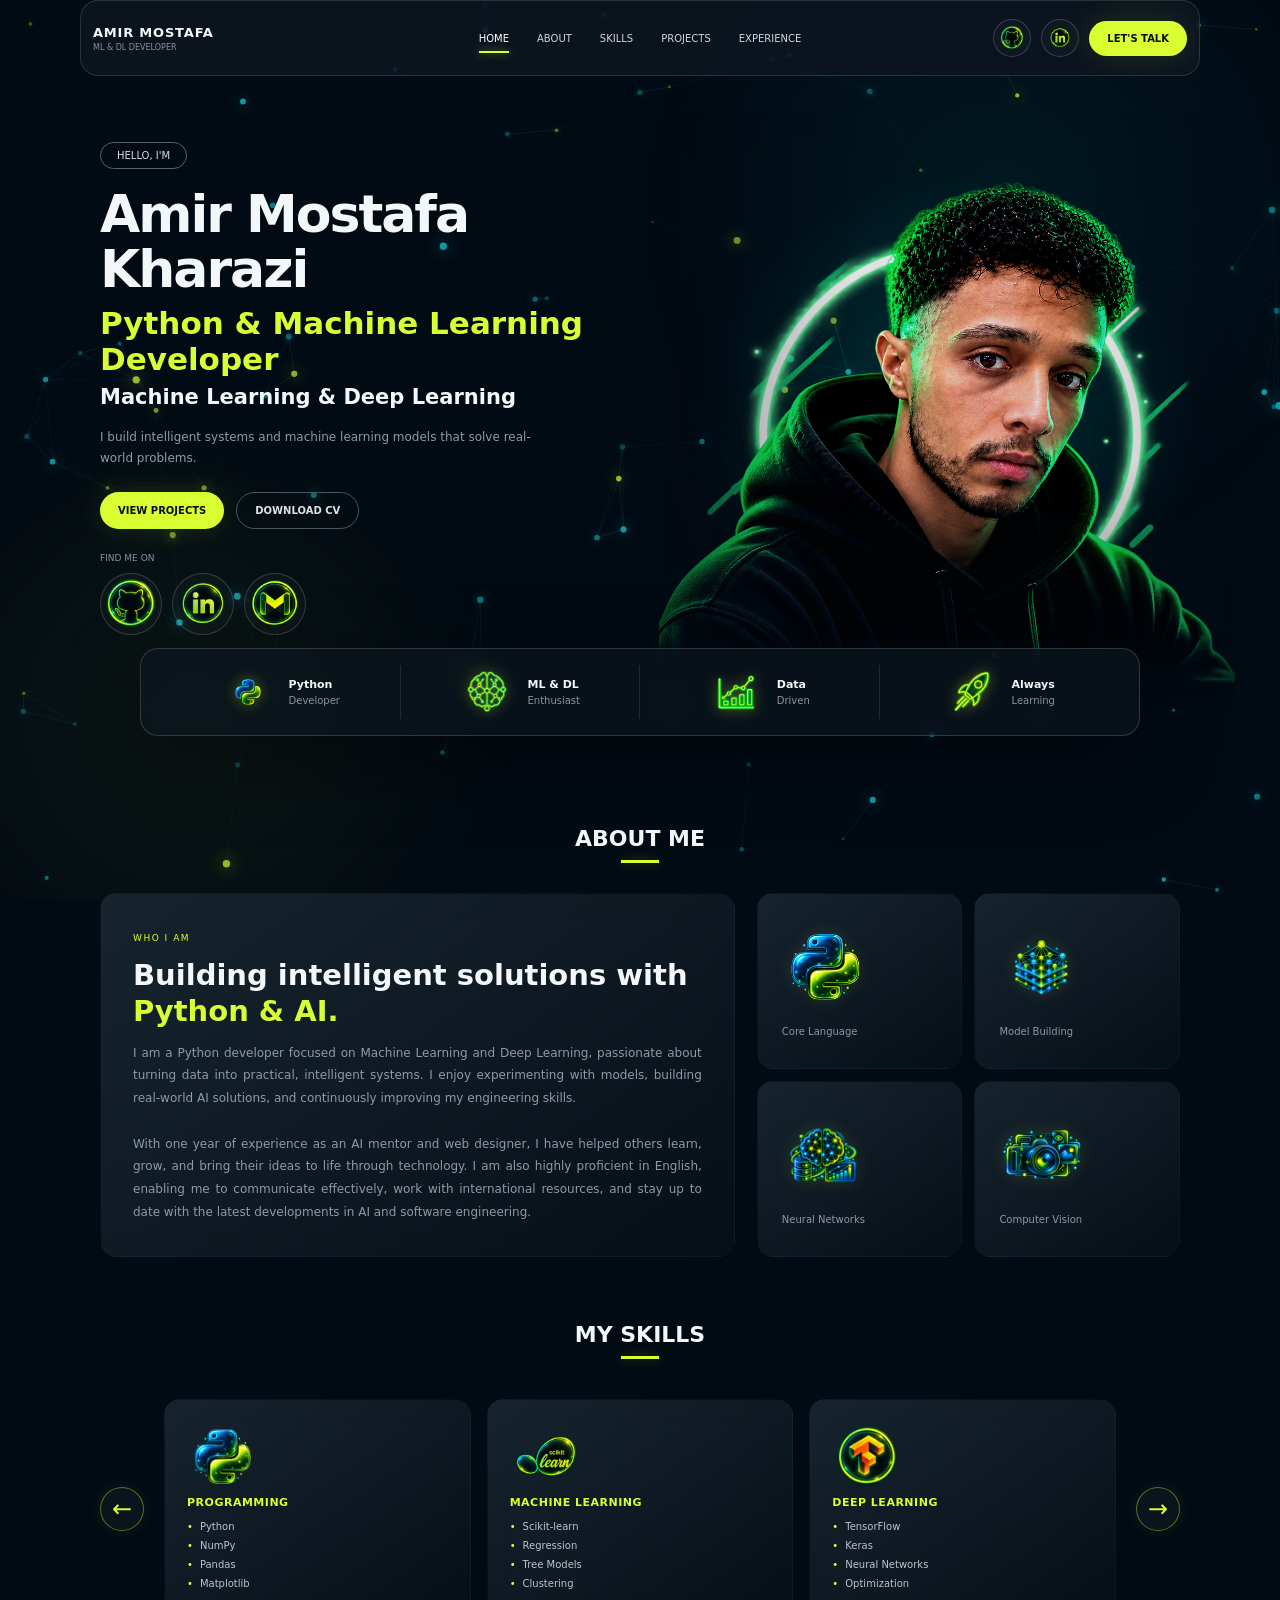
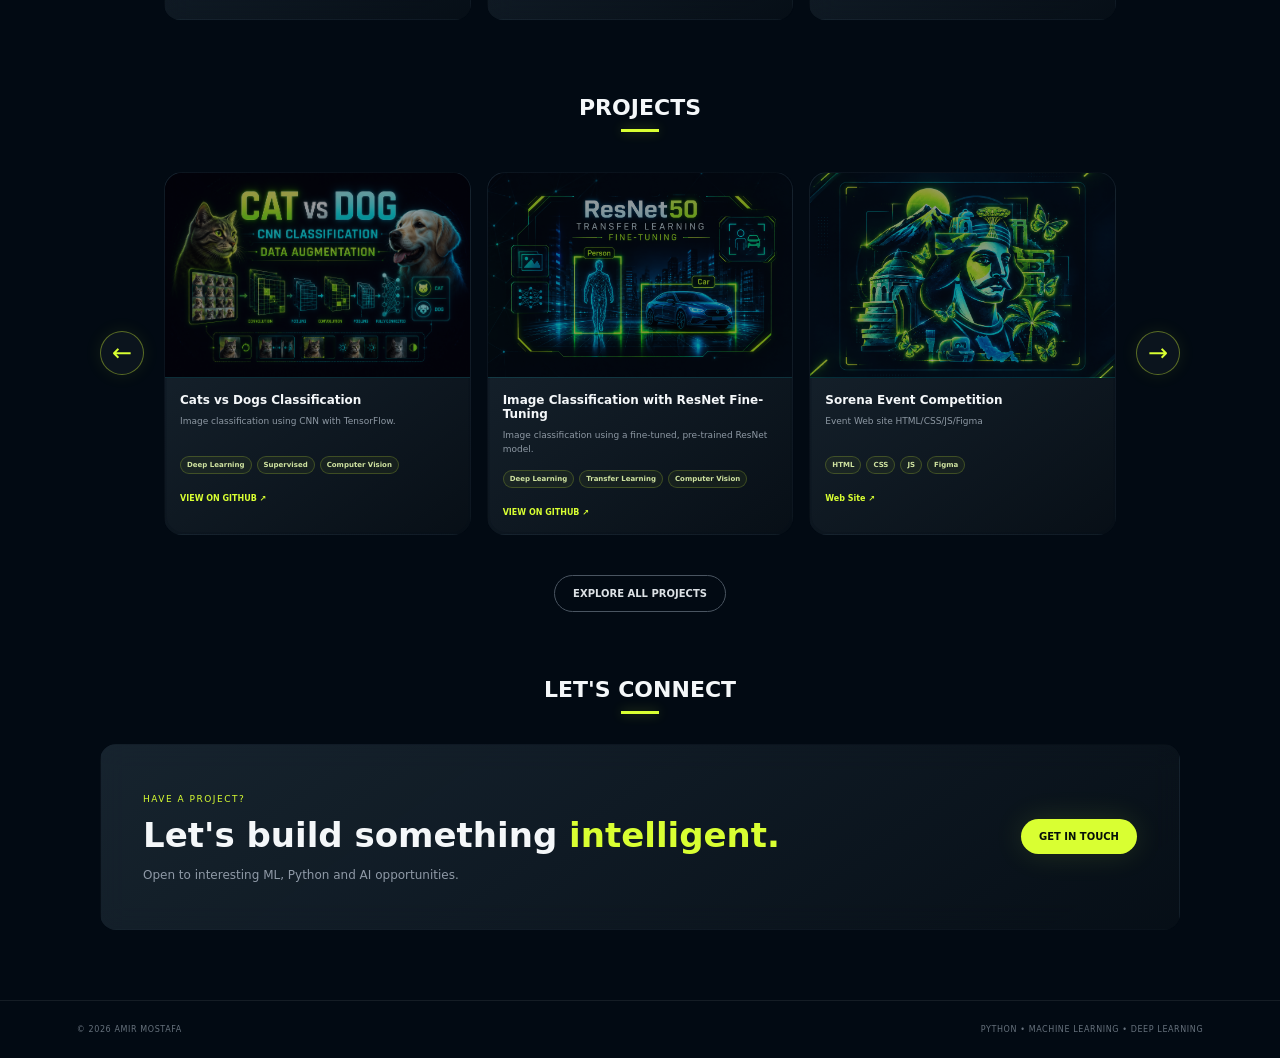
<file: index.html>
<!DOCTYPE html>
<html lang="en">
<head>
  <meta charset="UTF-8" />
  <meta name="viewport" content="width=device-width, initial-scale=1.0" />
  <meta name="description" content="Amir Mostafa Kharazi is a Python Developer specializing in Machine Learning, Deep Learning, Computer Vision, and AI. Explore projects, skills, and experience." />
  <meta http-equiv="Content-Security-Policy" content="default-src 'self'; base-uri 'self'; object-src 'none'; script-src 'self' https://challenges.cloudflare.com 'sha256-Ye3+6H+/PaEq2mBuNrE6Kx7Gah+nmQda/XXirkMk4rs=' 'sha256-NSoJ8pgMjOHdSuZAPU46c/Y2MEa4SiiVqnoPZSyR0kM='; style-src 'self' 'unsafe-inline' https://fonts.googleapis.com; font-src 'self' https://fonts.gstatic.com; img-src 'self'; connect-src 'self' https://vxueupjqhteroleeolpr.supabase.co https://challenges.cloudflare.com; frame-src https://challenges.cloudflare.com; form-action 'self'; upgrade-insecure-requests" />
  <meta name="referrer" content="strict-origin-when-cross-origin" />
  <title>Amir Mostafa Kharazi | Python & Machine Learning Developer</title>

  <!-- LinkedIn / Open Graph Preview -->
  <meta property="og:title" content="Amir Mostafa Kharazi | Python & Machine Learning Developer" />
  <meta property="og:description" content="Explore Python, Machine Learning, Deep Learning, Computer Vision, and AI projects by Amir Mostafa Kharazi." />
  <meta property="og:type" content="website" />
  <meta property="og:url" content="https://amirmostafakharazi.com/" />
  <meta property="og:site_name" content="Amir Mostafa Portfolio" />
  <meta property="og:image" content="https://amirmostafakharazi.com/assets/images/linkedin-preview.png" />
  <meta property="og:image:width" content="1200" />
  <meta property="og:image:height" content="627" />
  <meta property="og:image:type" content="image/png" />

  <!-- Twitter / Social Preview -->
  <meta name="twitter:card" content="summary_large_image" />
  <meta name="twitter:title" content="Amir Mostafa Kharazi | Python & Machine Learning Developer" />
  <meta name="twitter:description" content="Explore Python, Machine Learning, Deep Learning, Computer Vision, and AI projects by Amir Mostafa Kharazi." />
  <meta name="twitter:image" content="https://amirmostafakharazi.com/assets/images/amir.png" />

  <link rel="canonical" href="https://amirmostafakharazi.com/" />
  <meta name="robots" content="index, follow, max-image-preview:large" />
  <meta name="author" content="Amir Mostafa Kharazi" />
  <meta name="theme-color" content="#020a13" />
  <link rel="sitemap" type="application/xml" href="/sitemap.xml" />
  <script type="application/ld+json">
  {
    "@context":"https://schema.org",
    "@type":"Person",
    "name":"Amir Mostafa Kharazi",
    "url":"https://amirmostafakharazi.com/",
    "image":"https://amirmostafakharazi.com/assets/images/amir.png",
    "jobTitle":"Python and Machine Learning Developer",
    "knowsAbout":["Python","Machine Learning","Deep Learning","Artificial Intelligence","Computer Vision","Data Analysis","TensorFlow","Scikit-learn"],
    "sameAs":[
      "https://github.com/python-is-life2022/",
      "https://www.linkedin.com/in/amir-kharazi-7b4a06259/"
    ]
  }
  </script>
  <script type="application/ld+json">
  {
    "@context":"https://schema.org",
    "@type":"WebSite",
    "name":"Amir Mostafa Kharazi Portfolio",
    "url":"https://amirmostafakharazi.com/"
  }
  </script>
  <link rel="preconnect" href="https://fonts.googleapis.com">
  <link rel="preconnect" href="https://fonts.gstatic.com" crossorigin>
  <link href="https://fonts.googleapis.com/css2?family=Space+Grotesk:wght@400;500;600;700&display=swap" rel="stylesheet">
  <link rel="stylesheet" href="css/style.css" />
</head>
<body>
  <div class="page-glow"></div>
  <canvas id="neuralCanvas" aria-hidden="true"></canvas>

  <header class="navbar" id="navbar">
    <a class="brand" href="#home" aria-label="Amir Mostafa home">
      <span><strong>AMIR MOSTAFA</strong><small>ML & DL DEVELOPER</small></span>
    </a>

    <button class="menu-toggle" id="menuToggle" aria-label="Open navigation" aria-expanded="false">
      <span></span><span></span><span></span>
    </button>

    <nav id="navMenu">
      <a class="active" href="#home">HOME</a>
      <a href="#about">ABOUT</a>
      <a href="#skills">SKILLS</a>
      <a href="projects.html" data-section-target="#projects">PROJECTS</a>
      <a href="experience.html">EXPERIENCE</a>
    </nav>

    <div class="nav-actions">
      <a class="icon-btn"
        href="https://github.com/python-is-life2022/"
        target="_blank"
        rel="noopener noreferrer"
        aria-label="GitHub">
        <img src="assets/icons/github.png" alt="GitHub">
      </a>

      <a class="icon-btn"
        href="https://www.linkedin.com/in/amir-kharazi-7b4a06259/"
        target="_blank"
        rel="noopener noreferrer"
        aria-label="LinkedIn">
        <img src="assets/icons/linkedin.png" alt="LinkedIn">
      </a>

      <a class="talk-btn" href="contact.html">
        LET'S TALK
      </a>
    </div>
  </header>

  <main>
    <section class="hero section" id="home">
      <div class="hero-copy reveal">
        <span class="eyebrow">HELLO, I'M</span>
        <div class="mobile-portrait">
          <div class="hero-visual reveal">
        <div class="portrait-halo"></div>
        <div class="portrait-frame">
          <img src="assets/images/amir.png" alt="Amir Mostafa Kharazi - Python and Machine Learning Developer" />
        </div>
      </div>
        </div>
        <h1>Amir Mostafa Kharazi</h1>
        <h2>Python &amp; Machine Learning Developer</h2>
        <h3>Machine Learning &amp; Deep Learning</h3>
        <p>I build intelligent systems and machine learning models that solve real-world problems.</p>

        <div class="hero-buttons">
          <a class="primary-btn" href="#projects">VIEW PROJECTS</a>
          <a class="secondary-btn" href="assets/Amir-Mostafa-CV.pdf" download>DOWNLOAD CV</a>
        </div>

        <div class="find-me">
          <span>FIND ME ON</span>
          <div>
            <a class="round-link" 
              href="https://github.com/python-is-life2022/" 
              target="_blank" 
              rel="noopener noreferrer"
              aria-label="GitHub">
              <img src="assets/icons/github.png" alt="GitHub">
            </a>

            <a class="round-link" 
              href="https://www.linkedin.com/in/amir-kharazi-7b4a06259/" 
              target="_blank" 
              rel="noopener noreferrer"
              aria-label="LinkedIn">
              <img src="assets/icons/linkedin.png" alt="LinkedIn">
            </a>

            <a class="round-link" 
              href="mailto:amirmostafakh@gmail.com" 
              aria-label="Email Amir">
              <img src="assets/icons/gmail.png" alt="Gmail">
            </a>
          </div>
        </div>
      </div>
      <div class="hero-visual reveal">
        <div class="portrait-halo"></div>
        <div class="portrait-frame">
          <img src="assets/images/amir.png" alt="Amir Mostafa Kharazi - Python and Machine Learning Developer" />
        </div>
      </div>

<div class="quick-strip reveal">
        <div class="quick-item">
          <div class="quick-icon">
            <img src="./assets/icons/python2.png" alt="Python">
          </div>
          <span>
            <strong>Python</strong>
            <small>Developer</small>
          </span>
        </div>

        <div class="quick-item">
          <div class="quick-icon">
            <img src="./assets/icons/ml.png" alt="Machine Learning">
          </div>
          <span>
            <strong>ML &amp; DL</strong>
            <small>Enthusiast</small>
          </span>
        </div>

        <div class="quick-item">
          <div class="quick-icon">
            <img src="./assets/icons/data_science.png" alt="Data Analysis">
          </div>
          <span>
            <strong>Data</strong>
            <small>Driven</small>
          </span>
        </div>

        <div class="quick-item">
          <div class="quick-icon">
            <img src="./assets/icons/learning.png" alt="Continuous Learning">
          </div>
          <span>
            <strong>Always</strong>
            <small>Learning</small>
          </span>
        </div>
      </div>
    </section>

    <section class="section about" id="about">
      <div class="section-heading reveal"><span>ABOUT ME</span><i></i></div>
      <div class="about-grid">
        <div class="about-card reveal">
          <span class="mini-label">WHO I AM</span>
          <h2>Building intelligent solutions with <em>Python & AI.</em></h2>
          <p class="text-justify">
            I am a Python developer focused on Machine Learning and Deep Learning, passionate about turning data into practical, intelligent systems. I enjoy experimenting with models, building real-world AI solutions, and continuously improving my engineering skills.
            <br><br>
            With one year of experience as an AI mentor and web designer, I have helped others learn, grow, and bring their ideas to life through technology. I am also highly proficient in English, enabling me to communicate effectively, work with international resources, and stay up to date with the latest developments in AI and software engineering.
          </p>
        </div>

        <div class="stats-grid reveal">
          <div class="stat">
            <img src="assets/icons/python.png" alt="Python">
            <span>Core Language</span>
          </div>

          <div class="stat">
            <img src="assets/icons/machine-learning.png" alt="Machine Learning">
            <span>Model Building</span>
          </div>

          <div class="stat">
            <img src="assets/icons/deep-learning.png" alt="Deep Learning">
            <span>Neural Networks</span>
          </div>

          <div class="stat">
            <img src="assets/icons/computer-vision.png" alt="Computer Vision">
            <span>Computer Vision</span>
          </div>
        </div>
      </div>
    </section>

    <section class="section skills" id="skills">
      <div class="section-heading reveal"><span>MY SKILLS</span><i></i></div>

      <div class="skills-slider reveal">
        <button class="skills-arrow skills-prev" type="button" aria-label="Previous skills">
          ←
        </button>

        <div class="skills-viewport">
          <div class="skills-track">
            <article class="skill-card">
              <div class="skill-icon python">
                <img src="assets/icons/python.png" alt="Python">
              </div>
              <h3>PROGRAMMING</h3>
              <ul>
                <li>Python</li>
                <li>NumPy</li>
                <li>Pandas</li>
                <li>Matplotlib</li>
              </ul>
            </article>

            <article class="skill-card">
              <div class="skill-icon ml">
                <img src="assets/icons/scikit-learn.png" alt="Scikit-learn">
              </div>
              <h3>MACHINE LEARNING</h3>
              <ul>
                <li>Scikit-learn</li>
                <li>Regression</li>
                <li>Tree Models</li>
                <li>Clustering</li>
              </ul>
            </article>

            <article class="skill-card">
              <div class="skill-icon dl">
                <img src="assets/icons/tensorflow.png" alt="TensorFlow">
              </div>
              <h3>DEEP LEARNING</h3>
              <ul>
                <li>TensorFlow</li>
                <li>Keras</li>
                <li>Neural Networks</li>
                <li>Optimization</li>
              </ul>
            </article>

            <article class="skill-card">
              <div class="skill-icon back">
                <img src="assets/icons/django.png" alt="Django">
              </div>
              <h3>BACKEND</h3>
              <ul>
                <li>Django</li>
                <li>REST APIs</li>
                <li>MySQL</li>
                <li>Python Backend</li>
              </ul>
            </article>

            <article class="skill-card">
              <div class="skill-icon gui">
                <img src="assets/icons/qt.png" alt="Qt">
              </div>
              <h3>GUI DEVELOPMENT</h3>
              <ul>
                <li>PyQt6</li>
                <li>PySide6</li>
                <li>Desktop Apps</li>
              </ul>
            </article>
          </div>
        </div>

        <button class="skills-arrow skills-next" type="button" aria-label="Next skills">
          →
        </button>
      </div>
    </section>

    <section class="section projects" id="projects">
      <div class="section-heading reveal"><span>PROJECTS</span><i></i></div>
      <div class="projects-slider reveal">
        <button class="projects-arrow projects-prev" type="button" aria-label="Previous projects">←</button>
        <div class="projects-viewport" role="region" aria-label="Featured projects">
          <div class="projects-grid">
            <article class="project-card reveal" data-tags="deep-learning supervised computer-vision">
              <a class="project-card-link" href="https://github.com/python-is-life2022/Cats-vs-Dogs-Image-Classification-CNN" target="_blank" rel="noopener noreferrer" aria-label="View Cats vs Dogs Classification on GitHub"></a>
              <div class="project-art dogscats"></div>
              <div class="project-body">
                <h3>Cats vs Dogs Classification</h3>
                <p>Image classification using CNN with TensorFlow.</p>
                <div class="tags">
                  <b>Deep Learning</b>
                  <b>Supervised</b>
                  <b>Computer Vision</b>
                </div>
                <a href="https://github.com/python-is-life2022/Cats-vs-Dogs-Image-Classification-CNN" target="_blank" rel="noopener noreferrer">VIEW ON GITHUB ↗</a>
              </div>
            </article>

            <article class="project-card reveal" data-tags="deep-learning supervised computer-vision">
              <a class="project-card-link" href="https://github.com/python-is-life2022/image-classification-resnet-finetuning" target="_blank" rel="noopener noreferrer" aria-label="View Image Classification with ResNet Fine-Tuning on GitHub"></a>
              <div class="project-art resnet"></div>
              <div class="project-body">
                <h3>Image Classification with ResNet Fine-Tuning</h3>
                <p>Image classification using a fine-tuned, pre-trained ResNet model.</p>
                <div class="tags"><b>Deep Learning</b><b>Transfer Learning</b><b>Computer Vision</b></div>
                <a href="https://github.com/python-is-life2022/image-classification-resnet-finetuning" target="_blank" rel="noopener noreferrer">VIEW ON GITHUB ↗</a>
              </div>
            </article>

            <article class="project-card reveal" data-tags="web-design">
              <a class="project-card-link" href="https://sorena-competition.com/" target="_blank" rel="noopener noreferrer" aria-label="Visit Sorena Event Competition website"></a>
              <div class="project-art sorena-competition"><i></i><i></i><i></i><i></i><i></i><i></i><i></i><i></i><i></i><i></i></div>
              <div class="project-body">
                <h3>Sorena Event Competition</h3>
                <p>Event Web site HTML/CSS/JS/Figma</p>
                <div class="tags"><b>HTML</b><b>CSS</b><b>JS</b><b>Figma</b></div>
                <a href="https://sorena-competition.com/" target="_blank" rel="noopener noreferrer">Web Site ↗</a>
              </div>
            </article>

            <article class="project-card reveal" data-tags="web-design">
              <a class="project-card-link" href="https://www.simorgh-store.shop/" aria-label="View Simorgh Store template preview"></a>
              <div class="project-art simurgh-store"></div>
              <div class="project-body">
                <h3>SIMORGH Store</h3>
                <p>A Persian digital-store template preview; not connected to a live shop.</p>
                <div class="tags"><b>Web Design</b><b>HTML</b><b>CSS</b><b>JavaScript</b></div>
                <a href="https://www.simorgh-store.shop/">VIEW TEMPLATE ↗</a>
              </div>
            </article>
          </div>
        </div>
        <button class="projects-arrow projects-next" type="button" aria-label="Next projects">→</button>
      </div>
      <div class="projects-more reveal">
        <a class="secondary-btn" href="projects.html">EXPLORE ALL PROJECTS</a>
      </div>
    </section>

    <section class="section contact" id="contact">
      <div class="section-heading reveal"><span>LET'S CONNECT</span><i></i></div>
      <div class="contact-card reveal">
        <div><span class="mini-label">HAVE A PROJECT?</span><h2>Let's build something <em>intelligent.</em></h2><p>Open to interesting ML, Python and AI opportunities.</p></div>
        <a class="primary-btn" href="contact.html">GET IN TOUCH</a>
      </div>
    </section>
  </main>

  <footer><span>© 2026 AMIR MOSTAFA</span><span>PYTHON • MACHINE LEARNING • DEEP LEARNING</span></footer>
  <script src="js/script.js"></script>
</body>
</html>
</file>
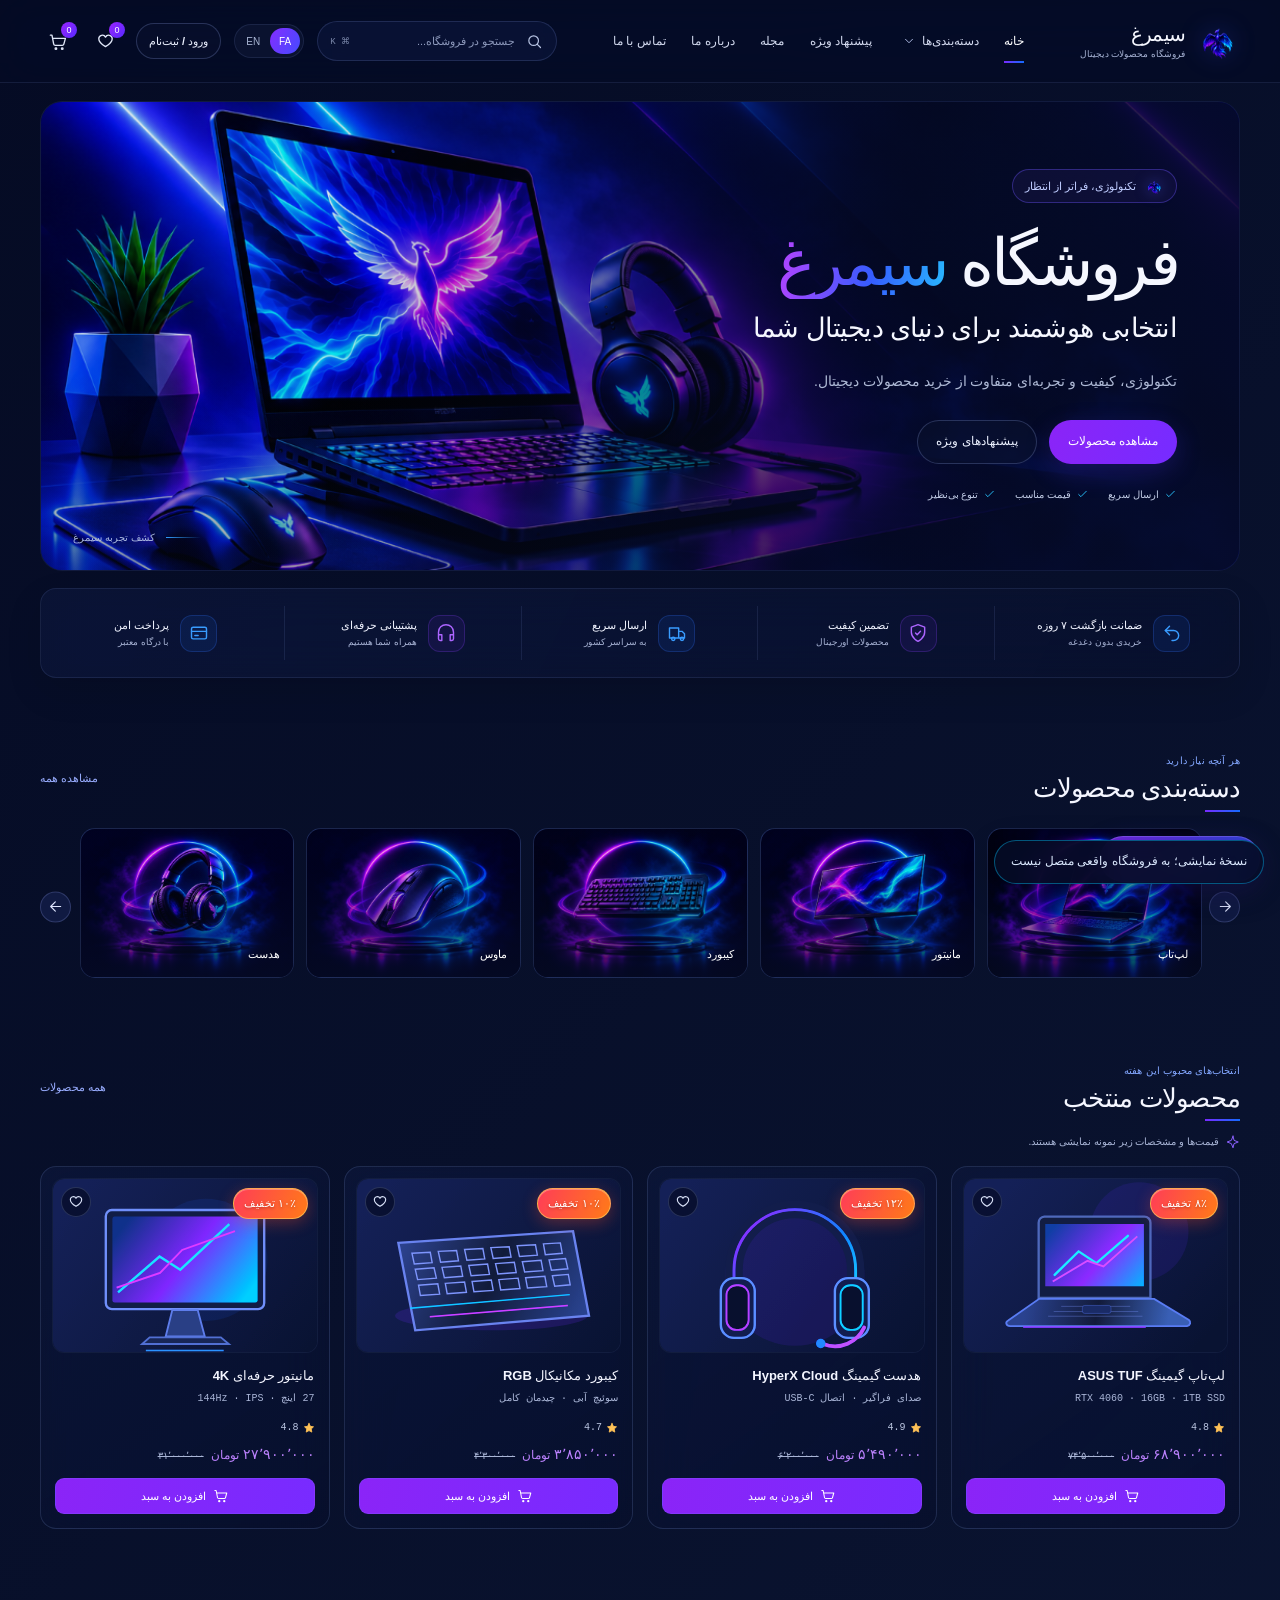
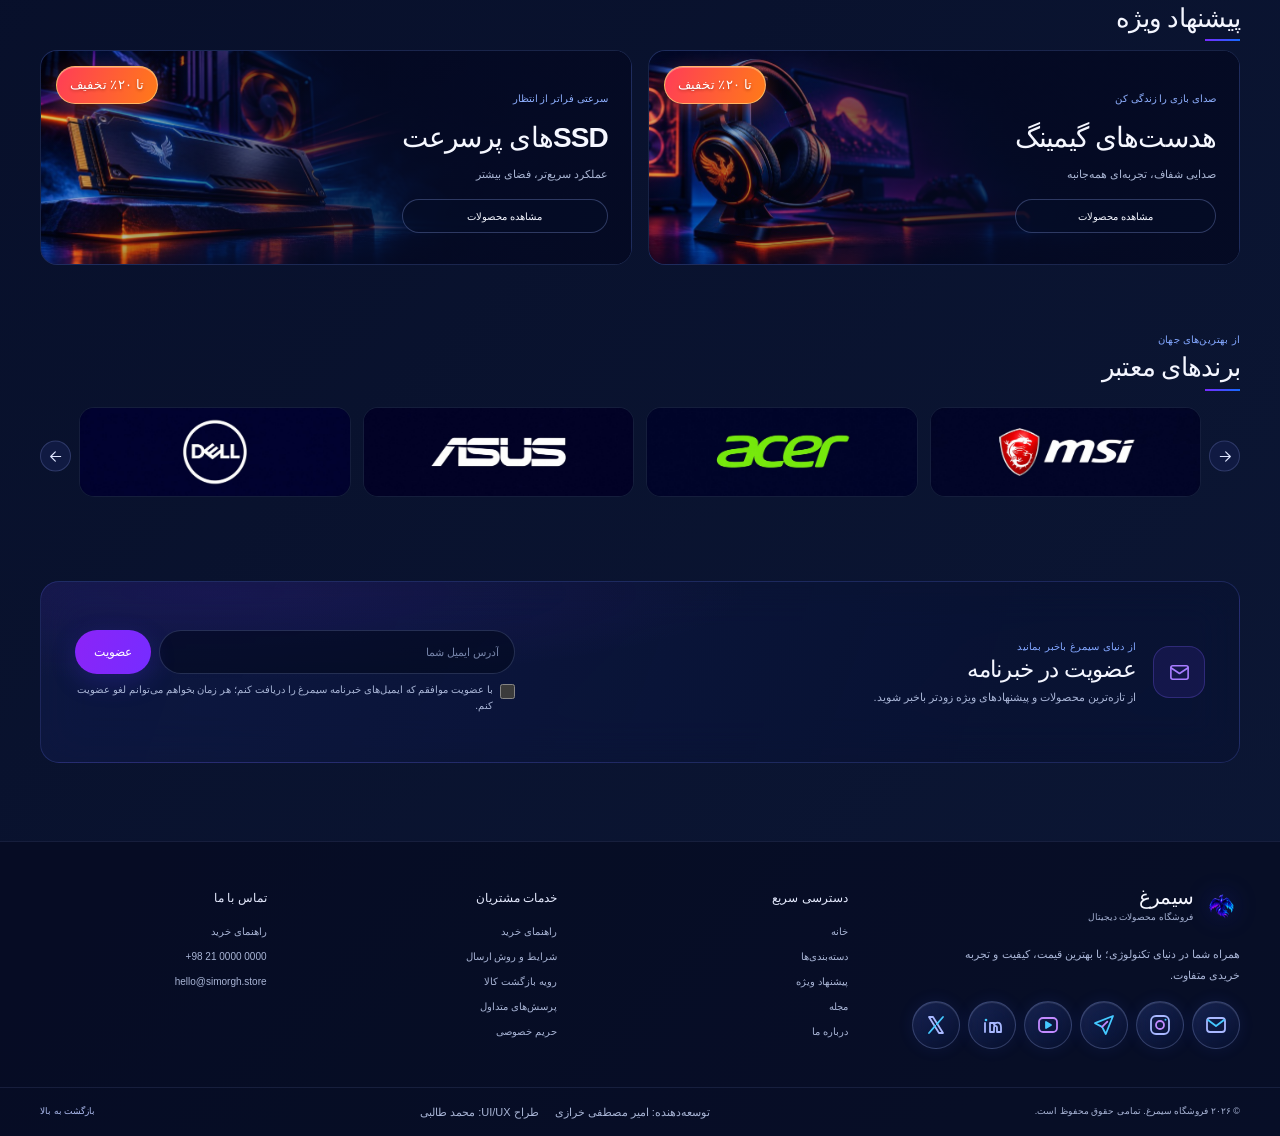
<file: projects/simurgh-store/index.html>
<!doctype html>
<html lang="fa" dir="rtl">
<head>
  <meta charset="utf-8">
  <meta name="viewport" content="width=device-width, initial-scale=1">
  <meta name="theme-color" content="#050b24">
  <meta name="description" content="فروشگاه سیمرغ؛ انتخابی هوشمند برای دنیای دیجیتال شما.">
  <meta name="robots" content="noindex, nofollow">
  <meta http-equiv="Content-Security-Policy" content="default-src 'self'; base-uri 'self'; object-src 'none'; script-src 'self'; style-src 'self' 'unsafe-inline' https://fonts.googleapis.com; font-src 'self' https://fonts.gstatic.com; img-src 'self' data:; connect-src 'none'; form-action 'none'; frame-src 'none'; upgrade-insecure-requests">
  <title>سیمرغ | فروشگاه محصولات دیجیتال</title>
  <link rel="icon" type="image/gif" href="static/images/simorgh-phoenix.gif">
  <link rel="preconnect" href="https://fonts.googleapis.com">
  <link rel="preconnect" href="https://fonts.gstatic.com" crossorigin>
  <link href="https://fonts.googleapis.com/css2?family=Estedad:wght@400;500;600;700;800&family=IBM+Plex+Mono:wght@400;500;600&family=Poppins:wght@400;500;600;700;800&display=swap" rel="stylesheet">
  <link rel="stylesheet" href="static/css/styles.css?v=34">
  <link rel="stylesheet" href="static/css/preview.css">
  <script src="static/js/app.js?v=22" defer></script>
</head>
<body data-preview-mode="true">
  <div class="preview-notice" role="status">نسخهٔ نمایشی؛ به فروشگاه واقعی متصل نیست</div>
  <svg class="icon-library" aria-hidden="true" xmlns="http://www.w3.org/2000/svg">
    <symbol id="i-search" viewBox="0 0 24 24"><circle cx="10.8" cy="10.8" r="6.8"/><path d="m16 16 4.5 4.5"/></symbol>
    <symbol id="i-user" viewBox="0 0 24 24"><circle cx="12" cy="8" r="3.5"/><path d="M5 21c.5-4 3-6 7-6s6.5 2 7 6"/></symbol>
    <symbol id="i-heart" viewBox="0 0 24 24"><path d="M20.5 8.5c0 5-8.5 10-8.5 10s-8.5-5-8.5-10a4.5 4.5 0 0 1 8.5-2 4.5 4.5 0 0 1 8.5 2Z"/></symbol>
    <symbol id="i-cart" viewBox="0 0 24 24"><path d="M3 4h2l2.2 11.2a2 2 0 0 0 2 1.6h8.9a2 2 0 0 0 1.9-1.5L22 8H6"/><circle cx="10" cy="21" r="1"/><circle cx="18" cy="21" r="1"/></symbol>
    <symbol id="i-menu" viewBox="0 0 24 24"><path d="M4 7h16M4 12h16M4 17h16"/></symbol>
    <symbol id="i-arrow" viewBox="0 0 24 24"><path d="M5 12h14M13 5l7 7-7 7"/></symbol>
    <symbol id="i-chevron" viewBox="0 0 24 24"><path d="m6 9 6 6 6-6"/></symbol>
    <symbol id="i-truck" viewBox="0 0 24 24"><path d="M3 6h11v12H3zM14 10h4l3 3v5h-7z"/><circle cx="7.5" cy="19" r="2"/><circle cx="18" cy="19" r="2"/></symbol>
    <symbol id="i-shield" viewBox="0 0 24 24"><path d="M12 22s8-4 8-11V5l-8-3-8 3v6c0 7 8 11 8 11Z"/><path d="m9 12 2 2 4-4"/></symbol>
    <symbol id="i-headphones" viewBox="0 0 24 24"><path d="M3 14v-3a9 9 0 0 1 18 0v3M3 14h4v7H5a2 2 0 0 1-2-2v-5Zm18 0h-4v7h2a2 2 0 0 0 2-2v-5Z"/></symbol>
    <symbol id="i-card" viewBox="0 0 24 24"><rect x="3" y="5" width="18" height="14" rx="2"/><path d="M3 10h18m-14 5h4"/></symbol>
    <symbol id="i-return" viewBox="0 0 24 24"><path d="M9 14 4 9l5-5"/><path d="M4 9h10a6 6 0 0 1 0 12h-2"/></symbol>
    <symbol id="i-star" viewBox="0 0 24 24"><path d="m12 3 2.8 5.7 6.2.9-4.5 4.4 1.1 6.2-5.6-3-5.6 3 1.1-6.2L3 9.6l6.2-.9L12 3Z"/></symbol>
    <symbol id="i-check" viewBox="0 0 24 24"><path d="m5 12 4 4L19 6"/></symbol>
    <symbol id="i-mail" viewBox="0 0 24 24"><rect x="3" y="5" width="18" height="14" rx="2"/><path d="m3 7 9 6 9-6"/></symbol>
    <symbol id="i-instagram" viewBox="0 0 24 24"><rect x="3" y="3" width="18" height="18" rx="5"/><circle cx="12" cy="12" r="4"/><path d="M17.5 6.5h.01"/></symbol>
    <symbol id="i-send" viewBox="0 0 24 24"><path d="m22 2-7 20-4-9-9-4 20-7ZM22 2 11 13"/></symbol>
    <symbol id="i-youtube" viewBox="0 0 24 24"><rect x="2" y="5" width="20" height="14" rx="4"/><path d="m10 9 5 3-5 3V9Z"/></symbol>
    <symbol id="i-linkedin" viewBox="0 0 24 24"><path d="M5 9v10m0-14v.1M10 19v-6a4 4 0 0 1 8 0v6m-8 0V9"/></symbol>
    <symbol id="i-spark" viewBox="0 0 24 24"><path d="m12 2 1.8 7.2L21 12l-7.2 2.8L12 22l-2.8-7.2L2 12l7.2-2.8L12 2Z"/></symbol>
    <symbol id="i-close" viewBox="0 0 24 24"><path d="m18 6-12 12M6 6l12 12"/></symbol>
  </svg>

  <header class="site-header" id="top">
    <div class="header-inner container">
      <button class="icon-button mobile-menu-button" type="button" aria-label="باز کردن منو" aria-expanded="false" aria-controls="primary-nav" data-action="menu">
        <svg class="icon"><use href="#i-menu"/></svg>
      </button>
      <a class="brand" href="#home" data-i18n-aria="homeLink" aria-label="سیمرغ، صفحه اصلی">
        <img class="brand-bird" src="static/images/simorgh-phoenix.gif" alt="" aria-hidden="true" width="48" height="48">
        <span class="brand-copy"><strong data-i18n="brand">سیمرغ</strong><small data-i18n="brandTag">فروشگاه محصولات دیجیتال</small></span>
      </a>

      <nav class="primary-nav" id="primary-nav" data-i18n-aria="nav.primaryLabel" aria-label="ناوبری اصلی">
        <a class="nav-link is-active" href="#home" data-i18n="nav.home">خانه</a>
        <div class="nav-dropdown">
          <a class="nav-link nav-category-link" href="#categories" data-i18n="nav.categories">دسته‌بندی‌ها</a>
          <button class="nav-dropdown-toggle" type="button" data-action="category-menu" aria-expanded="false" aria-controls="category-menu" data-i18n-aria="categories.menuLabel" aria-label="نمایش دسته‌بندی‌ها"><svg class="icon"><use href="#i-chevron"/></svg></button>
          <div class="nav-dropdown-menu" id="category-menu" data-category-menu></div>
        </div>
        <a class="nav-link" href="#offers" data-i18n="nav.offers">پیشنهاد ویژه</a>
        <a class="nav-link" href="#about" data-i18n="nav.blog">مجله</a>
        <a class="nav-link" href="#about" data-i18n="nav.about">درباره ما</a>
        <a class="nav-link" href="#about" data-i18n="nav.contact">تماس با ما</a>
      </nav>

      <div class="header-tools">
        <div class="search-box">
          <button class="search-toggle" type="button" data-action="search-toggle" aria-controls="store-search" aria-expanded="false" data-i18n-aria="search" aria-label="جستجو در فروشگاه">
            <svg class="icon"><use href="#i-search"/></svg>
          </button>
          <input id="store-search" type="search" data-i18n-placeholder="search" data-i18n-aria="search" placeholder="جستجو در فروشگاه..." aria-label="جستجو در فروشگاه">
          <kbd>⌘ K</kbd>
        </div>
        <div class="language-switch" role="group" data-i18n-aria="languageLabel" aria-label="انتخاب زبان">
          <button type="button" data-lang="fa" aria-pressed="true">FA</button>
          <button type="button" data-lang="en" aria-pressed="false">EN</button>
        </div>

          <a class="account-auth-link" href="#products" data-i18n="account.signIn" data-i18n-aria="account.signIn" aria-label="ورود / ثبت‌نام">ورود / ثبت‌نام</a>
        
        <button class="icon-button wishlist-header-button" type="button" data-action="wishlist-view" data-i18n-aria="wishlist" aria-label="علاقه‌مندی‌ها" aria-controls="shopping-dialog" aria-haspopup="dialog" aria-expanded="false">
          <svg class="icon"><use href="#i-heart"/></svg>
          <span class="tool-count" data-wishlist-count>0</span>
        </button>
        <button class="icon-button cart-header-button" type="button" data-action="cart-view" data-i18n-aria="cart" aria-label="سبد خرید" aria-controls="shopping-dialog" aria-haspopup="dialog" aria-expanded="false">
          <svg class="icon"><use href="#i-cart"/></svg>
          <span class="tool-count" data-cart-count>0</span>
        </button>
      </div>
    </div>
  </header>

  <dialog class="shopping-dialog" data-shopping-dialog aria-labelledby="shopping-panel-title">
    <div class="shopping-panel">
      <header class="shopping-panel-header">
        <h2 id="shopping-panel-title">سبد خرید</h2>
        <button class="icon-button shopping-panel-close" type="button" data-action="shopping-close" data-i18n-aria="shopping.close" aria-label="بستن">
          <svg class="icon"><use href="#i-close"/></svg>
        </button>
      </header>
      <div class="shopping-panel-tabs" role="tablist" data-i18n-aria="shopping.tabsLabel" aria-label="سبد خرید و علاقه‌مندی‌ها">
        <button type="button" role="tab" data-action="shopping-tab" data-tab="cart" aria-selected="true"><span data-i18n="cart">سبد خرید</span><span data-cart-panel-count>0</span></button>
        <button type="button" role="tab" data-action="shopping-tab" data-tab="wishlist" aria-selected="false"><span data-i18n="wishlist">علاقه‌مندی‌ها</span><span data-wishlist-panel-count>0</span></button>
      </div>
      <div class="shopping-panel-content" data-shopping-content aria-live="polite"></div>
      <footer class="shopping-panel-summary" data-shopping-summary></footer>
    </div>
  </dialog>

  <main>
    <section class="hero container" id="home" aria-labelledby="hero-title">
      <div class="hero-scene" aria-hidden="true" data-image-placeholder="static/images/hero-banner.png"></div>
      <div class="hero-content">
        <span class="eyebrow"><img class="hero-simorgh-icon" src="static/images/simorgh-phoenix.gif" alt="" aria-hidden="true" width="22" height="22"><span data-i18n="hero.eyebrow">تکنولوژی، فراتر از انتظار</span></span>
        <h1 id="hero-title" data-i18n="hero.title">فروشگاه <span class="gradient-text">سیمرغ</span></h1>
        <h2 data-i18n="hero.subtitle">انتخابی هوشمند برای دنیای دیجیتال شما</h2>
        <p data-i18n="hero.description">تکنولوژی، کیفیت و تجربه‌ای متفاوت از خرید محصولات دیجیتال.</p>
        <div class="hero-actions">
          <a class="button button-primary" href="#categories"><span data-i18n="hero.shop">مشاهده محصولات</span></a>
          <a class="button button-quiet" href="#offers"><span data-i18n="hero.special">پیشنهادهای ویژه</span></a>
        </div>
        <div class="hero-meta">
          <span><svg class="icon"><use href="#i-check"/></svg><span data-i18n="hero.meta1">ارسال سریع</span></span>
          <span><svg class="icon"><use href="#i-check"/></svg><span data-i18n="hero.meta2">قیمت مناسب</span></span>
          <span><svg class="icon"><use href="#i-check"/></svg><span data-i18n="hero.meta3">تنوع بی‌نظیر</span></span>
        </div>
      </div>
      <a class="hero-scroll" href="#benefits"><span data-i18n="hero.scroll">کشف تجربه سیمرغ</span><span class="scroll-line"></span></a>
    </section>

    <section class="benefits container" id="benefits" data-i18n-aria="benefits.label" aria-label="مزایای خرید">
      <article class="benefit-card"><span class="benefit-icon"><svg class="icon"><use href="#i-return"/></svg></span><div><h3 data-i18n="benefits.returns">ضمانت بازگشت ۷ روزه</h3><p data-i18n="benefits.returnsSub">خریدی بدون دغدغه</p></div></article>
      <article class="benefit-card"><span class="benefit-icon"><svg class="icon"><use href="#i-shield"/></svg></span><div><h3 data-i18n="benefits.quality">تضمین کیفیت</h3><p data-i18n="benefits.qualitySub">محصولات اورجینال</p></div></article>
      <article class="benefit-card"><span class="benefit-icon"><svg class="icon"><use href="#i-truck"/></svg></span><div><h3 data-i18n="benefits.delivery">ارسال سریع</h3><p data-i18n="benefits.deliverySub">به سراسر کشور</p></div></article>
      <article class="benefit-card"><span class="benefit-icon"><svg class="icon"><use href="#i-headphones"/></svg></span><div><h3 data-i18n="benefits.support">پشتیبانی حرفه‌ای</h3><p data-i18n="benefits.supportSub">همراه شما هستیم</p></div></article>
      <article class="benefit-card"><span class="benefit-icon"><svg class="icon"><use href="#i-card"/></svg></span><div><h3 data-i18n="benefits.payment">پرداخت امن</h3><p data-i18n="benefits.paymentSub">با درگاه معتبر</p></div></article>
    </section>

    <section class="section container" id="categories" aria-labelledby="categories-title">
      <div class="section-heading">
        <div><span class="section-kicker" data-i18n="categories.kicker">هر آنچه نیاز دارید</span><h2 id="categories-title" data-i18n="categories.title">دسته‌بندی محصولات</h2></div>
        <a class="text-link" href="#products" data-clear-category><span data-i18n="categories.all">مشاهده همه</span></a>
      </div>
      <div class="category-carousel">
        <button class="carousel-arrow carousel-previous" type="button" data-action="category-previous" data-i18n-aria="categories.previous" aria-label="دسته‌بندی قبلی" disabled><svg class="icon"><use href="#i-arrow"/></svg></button>
        <div class="category-grid" data-category-grid aria-live="polite"></div>
        <button class="carousel-arrow carousel-next" type="button" data-action="category-next" data-i18n-aria="categories.next" aria-label="دسته‌بندی بعدی"><svg class="icon"><use href="#i-arrow"/></svg></button>
      </div>
    </section>

    <section class="section container" id="products" aria-labelledby="products-title">
      <div class="section-heading">
        <div><span class="section-kicker" data-i18n="products.kicker">انتخاب‌های محبوب این هفته</span><h2 id="products-title" data-i18n="products.title">محصولات منتخب</h2></div>
        <a class="text-link" href="#categories" data-clear-category><span data-i18n="products.all">همه محصولات</span></a>
      </div>
      <p class="demo-note"><svg class="icon"><use href="#i-spark"/></svg><span data-i18n="products.demo">قیمت‌ها و مشخصات زیر نمونه نمایشی هستند.</span></p>
      <div class="product-grid" data-product-grid aria-live="polite"></div>
      <p class="empty-state" data-empty-state hidden data-i18n="products.empty">محصولی با این عبارت پیدا نشد.</p>
    </section>

    <section class="promotions container" id="offers" data-i18n-aria="promo.label" aria-label="پیشنهادهای ویژه" aria-labelledby="offers-title">
      <div class="section-heading promo-section-heading">
        <div><h2 id="offers-title" data-i18n="promo.sectionTitle">پیشنهاد ویژه</h2></div>
      </div>
      <article class="promo-card promo-headset">
        <div class="promo-art" aria-hidden="true"></div>
        <div class="promo-copy"><span class="promo-label" data-i18n="promo.oneKicker">صدای بازی را زندگی کن</span><h2 data-i18n="promo.oneTitle">هدست‌های گیمینگ</h2><p data-i18n="promo.oneDescription">صدایی شفاف، تجربه‌ای همه‌جانبه</p><a class="button button-small button-outline" href="#categories"><span data-i18n="promo.cta">مشاهده محصولات</span></a></div>
        <span class="promo-discount" data-i18n="promo.discount">تا ۲۰٪ تخفیف</span>
      </article>
      <article class="promo-card promo-ssd">
        <div class="promo-art" aria-hidden="true"></div>
        <div class="promo-copy"><span class="promo-label" data-i18n="promo.twoKicker">سرعتی فراتر از انتظار</span><h2 data-i18n="promo.twoTitle">SSDهای پرسرعت</h2><p data-i18n="promo.twoDescription">عملکرد سریع‌تر، فضای بیشتر</p><a class="button button-small button-outline" href="#categories"><span data-i18n="promo.cta">مشاهده محصولات</span></a></div>
        <span class="promo-discount" data-i18n="promo.discount">تا ۲۰٪ تخفیف</span>
      </article>
    </section>

    <section class="section container brand-section" id="brands" aria-labelledby="brands-title">
      <div class="section-heading">
        <div><span class="section-kicker" data-i18n="brands.kicker">از بهترین‌های جهان</span><h2 id="brands-title" data-i18n="brands.title">برندهای معتبر</h2></div>
      </div>
      <div class="brand-carousel">
        <button class="carousel-arrow carousel-previous" type="button" data-action="brand-previous" data-i18n-aria="brands.previous" aria-label="برند قبلی"><svg class="icon"><use href="#i-arrow"/></svg></button>
        <div class="brand-logo-grid" data-brand-grid role="list" data-i18n-aria="brands.listLabel" aria-label="برندهای معتبر">
          <article class="brand-logo-card" role="listitem"><img src="static/images/brand_msi.jpg" alt="MSI" width="1280" height="427" loading="lazy" decoding="async"></article>
          <article class="brand-logo-card" role="listitem"><img src="static/images/brand_acer.jpg" alt="Acer" width="1280" height="427" loading="lazy" decoding="async"></article>
          <article class="brand-logo-card" role="listitem"><img src="static/images/brand_asus.jpg" alt="ASUS" width="1280" height="427" loading="lazy" decoding="async"></article>
          <article class="brand-logo-card" role="listitem"><img src="static/images/brand_dell.jpg" alt="Dell" width="1280" height="427" loading="lazy" decoding="async"></article>
          <article class="brand-logo-card" role="listitem"><img src="static/images/brand_hp.jpg" alt="HP" width="1280" height="427" loading="lazy" decoding="async"></article>
          <article class="brand-logo-card" role="listitem"><img src="static/images/brand_lenovo.jpg" alt="Lenovo" width="1280" height="427" loading="lazy" decoding="async"></article>
          <article class="brand-logo-card" role="listitem"><img src="static/images/brand_logitech.jpg" alt="Logitech G" width="1280" height="427" loading="lazy" decoding="async"></article>
          <article class="brand-logo-card" role="listitem"><img src="static/images/brand_samsung.jpg" alt="Samsung" width="1280" height="427" loading="lazy" decoding="async"></article>
        </div>
        <button class="carousel-arrow carousel-next" type="button" data-action="brand-next" data-i18n-aria="brands.next" aria-label="برند بعدی"><svg class="icon"><use href="#i-arrow"/></svg></button>
      </div>
    </section>

    <section class="newsletter container" aria-labelledby="newsletter-title">
      <div class="newsletter-copy"><span class="newsletter-icon"><svg class="icon"><use href="#i-mail"/></svg></span><div><span class="section-kicker" data-i18n="newsletter.kicker">از دنیای سیمرغ باخبر بمانید</span><h2 id="newsletter-title" data-i18n="newsletter.title">عضویت در خبرنامه</h2><p data-i18n="newsletter.description">از تازه‌ترین محصولات و پیشنهادهای ویژه زودتر باخبر شوید.</p></div></div>
      <form class="newsletter-form" data-newsletter-form>
        
        <label class="visually-hidden" for="newsletter-email" data-i18n="newsletter.emailLabel">آدرس ایمیل شما</label>
        <input id="newsletter-email" type="email" name="email" required autocomplete="email" data-i18n-placeholder="newsletter.emailPlaceholder" placeholder="آدرس ایمیل شما">
        <button class="button button-primary" type="submit"><span data-i18n="newsletter.submit">عضویت</span></button>
        <label class="newsletter-consent"><input type="checkbox" name="consent" required><span data-i18n="newsletter.consent">با عضویت موافقم که ایمیل‌های خبرنامه سیمرغ را دریافت کنم؛ هر زمان بخواهم می‌توانم لغو عضویت کنم.</span></label>
        <p class="form-message" data-form-message aria-live="polite"></p>
      </form>
    </section>
  </main>

  <footer class="site-footer" id="about">
    <div class="footer-main container">
      <div class="footer-about">
        <a class="brand footer-brand" href="#home" data-i18n-aria="homeLink" aria-label="سیمرغ، صفحه اصلی">
          <img class="brand-bird" src="static/images/simorgh-phoenix.gif" alt="" aria-hidden="true" width="48" height="48">
          <span class="brand-copy"><strong data-i18n="brand">سیمرغ</strong><small data-i18n="brandTag">فروشگاه محصولات دیجیتال</small></span>
        </a>
        <p data-i18n="footer.description">همراه شما در دنیای تکنولوژی؛ با بهترین قیمت، کیفیت و تجربه خریدی متفاوت.</p>
        <div class="social-links">
          <a href="mailto:hello@simorgh.store" data-i18n-aria="social.email" aria-label="ایمیل"><img src="static/images/social-mail.svg" alt="" width="24" height="24"></a>
          <a href="#about" data-i18n-aria="social.instagram" aria-label="اینستاگرام"><img src="static/images/social-instagram.svg" alt="" width="24" height="24"></a>
          <a href="#about" data-i18n-aria="social.telegram" aria-label="تلگرام"><img src="static/images/social-telegram.svg" alt="" width="24" height="24"></a>
          <a href="#about" data-i18n-aria="social.youtube" aria-label="یوتیوب"><img src="static/images/social-youtube.svg" alt="" width="24" height="24"></a>
          <a href="#about" data-i18n-aria="social.linkedin" aria-label="لینکدین"><img src="static/images/social-linkedin.svg" alt="" width="24" height="24"></a>
          <a href="#about" data-i18n-aria="social.x" aria-label="ایکس"><img src="static/images/social-x.svg" alt="" width="24" height="24"></a>
        </div>
      </div>
      <div class="footer-column"><h3 data-i18n="footer.quickLinks">دسترسی سریع</h3><a href="#home" data-i18n="nav.home">خانه</a><a href="#categories" data-i18n="nav.categories">دسته‌بندی‌ها</a><a href="#offers" data-i18n="nav.offers">پیشنهاد ویژه</a><a href="#about" data-i18n="nav.blog">مجله</a><a href="#about" data-i18n="nav.about">درباره ما</a></div>
      <div class="footer-column"><h3 data-i18n="footer.services">خدمات مشتریان</h3><a href="#about" data-i18n="footer.help">راهنمای خرید</a><a href="#about" data-i18n="footer.delivery">شرایط و روش ارسال</a><a href="#about" data-i18n="footer.returns">رویه بازگشت کالا</a><a href="#about" data-i18n="footer.faq">پرسش‌های متداول</a><a href="#about" data-i18n="footer.privacy">حریم خصوصی</a></div>
      <div class="footer-column footer-contact"><h3 data-i18n="nav.contact">تماس با ما</h3><a href="#about" data-i18n="footer.help">راهنمای خرید</a><a href="tel:+982100000000" dir="ltr">+98 21 0000 0000</a><a href="mailto:hello@simorgh.store">hello@simorgh.store</a></div>
    </div>
    <div class="footer-bottom">
      <div class="container">
        <span data-i18n="footer.copyright">© ۲۰۲۶ فروشگاه سیمرغ. تمامی حقوق محفوظ است.</span>
        <div class="footer-credits">
          <a href="https://amirmostafakharazi.com" target="_blank" rel="noopener noreferrer" data-i18n="footer.developer">توسعه‌دهنده: امیر مصطفی خرازی</a>
          <a href="https://mohamadtalebidesign.com/" target="_blank" rel="noopener noreferrer" data-i18n="footer.designer">طراح UI/UX: محمد طالبی</a>
        </div>
        <a href="#top" class="back-to-top"><span data-i18n="footer.backTop">بازگشت به بالا</span></a>
      </div>
    </div>
  </footer>

  <div class="chat-widget" data-chat-widget>
    <button class="chat-launcher" type="button" data-action="chat-toggle" aria-expanded="false" aria-controls="chat-panel">
      <img class="chat-launcher-logo" src="static/images/simorgh-phoenix.gif" alt="" aria-hidden="true" width="24" height="24">
      <span data-i18n="chat.launcher">گفت‌وگو با سیمرغ</span>
    </button>
    <section class="chat-panel" id="chat-panel" role="dialog" aria-modal="false" aria-labelledby="chat-title" hidden>
      <header class="chat-header">
        <span class="chat-avatar"><img src="static/images/simorgh-phoenix.gif" alt="" aria-hidden="true" width="32" height="32"></span>
        <div><h2 id="chat-title" data-i18n="chat.title">دستیار فروشگاه سیمرغ</h2><p data-i18n="chat.status">پاسخ‌گوی پرسش‌های شما</p></div>
        <button class="chat-close" type="button" data-action="chat-toggle" data-i18n-aria="chat.close" aria-label="بستن گفتگو"><svg class="icon"><use href="#i-close"/></svg></button>
      </header>
      <div class="chat-messages" data-chat-messages role="log" aria-live="polite" aria-relevant="additions text">
        <p class="chat-message chat-message-bot" data-i18n="chat.greeting">سلام! برای انتخاب محصول یا پرسش دربارهٔ ارسال و بازگشت کالا چطور کمکتان کنم؟</p>
      </div>
      <div class="chat-suggestions" data-chat-suggestions>
        <button type="button" data-chat-prompt="لپ‌تاپ" data-chat-prompt-key="chat.promptProduct" data-i18n="chat.promptProduct">لپ‌تاپ پیشنهاد بده</button>
        <button type="button" data-chat-prompt="شرایط ارسال" data-chat-prompt-key="chat.promptShipping" data-i18n="chat.promptShipping">شرایط ارسال چیست؟</button>
      </div>
      <form class="chat-form" data-chat-form>
        
        <label class="visually-hidden" for="chat-input" data-i18n="chat.inputLabel">پیام شما</label>
        <input id="chat-input" name="message" maxlength="1000" required autocomplete="off" data-i18n-placeholder="chat.placeholder" placeholder="پیام خود را بنویسید...">
        <button type="submit" data-i18n-aria="chat.send" aria-label="ارسال پیام"><svg class="icon"><use href="#i-send"/></svg></button>
      </form>
      <p class="chat-disclaimer" data-i18n="chat.disclaimer">پاسخ‌گوی خودکار؛ اطلاعات موجودی و سفارش را از پشتیبانی پیگیری کنید.</p>
    </section>
  </div>

  <div class="toast-region" aria-live="polite" aria-atomic="true" data-toast-region></div>
</body>
</html>
</file>
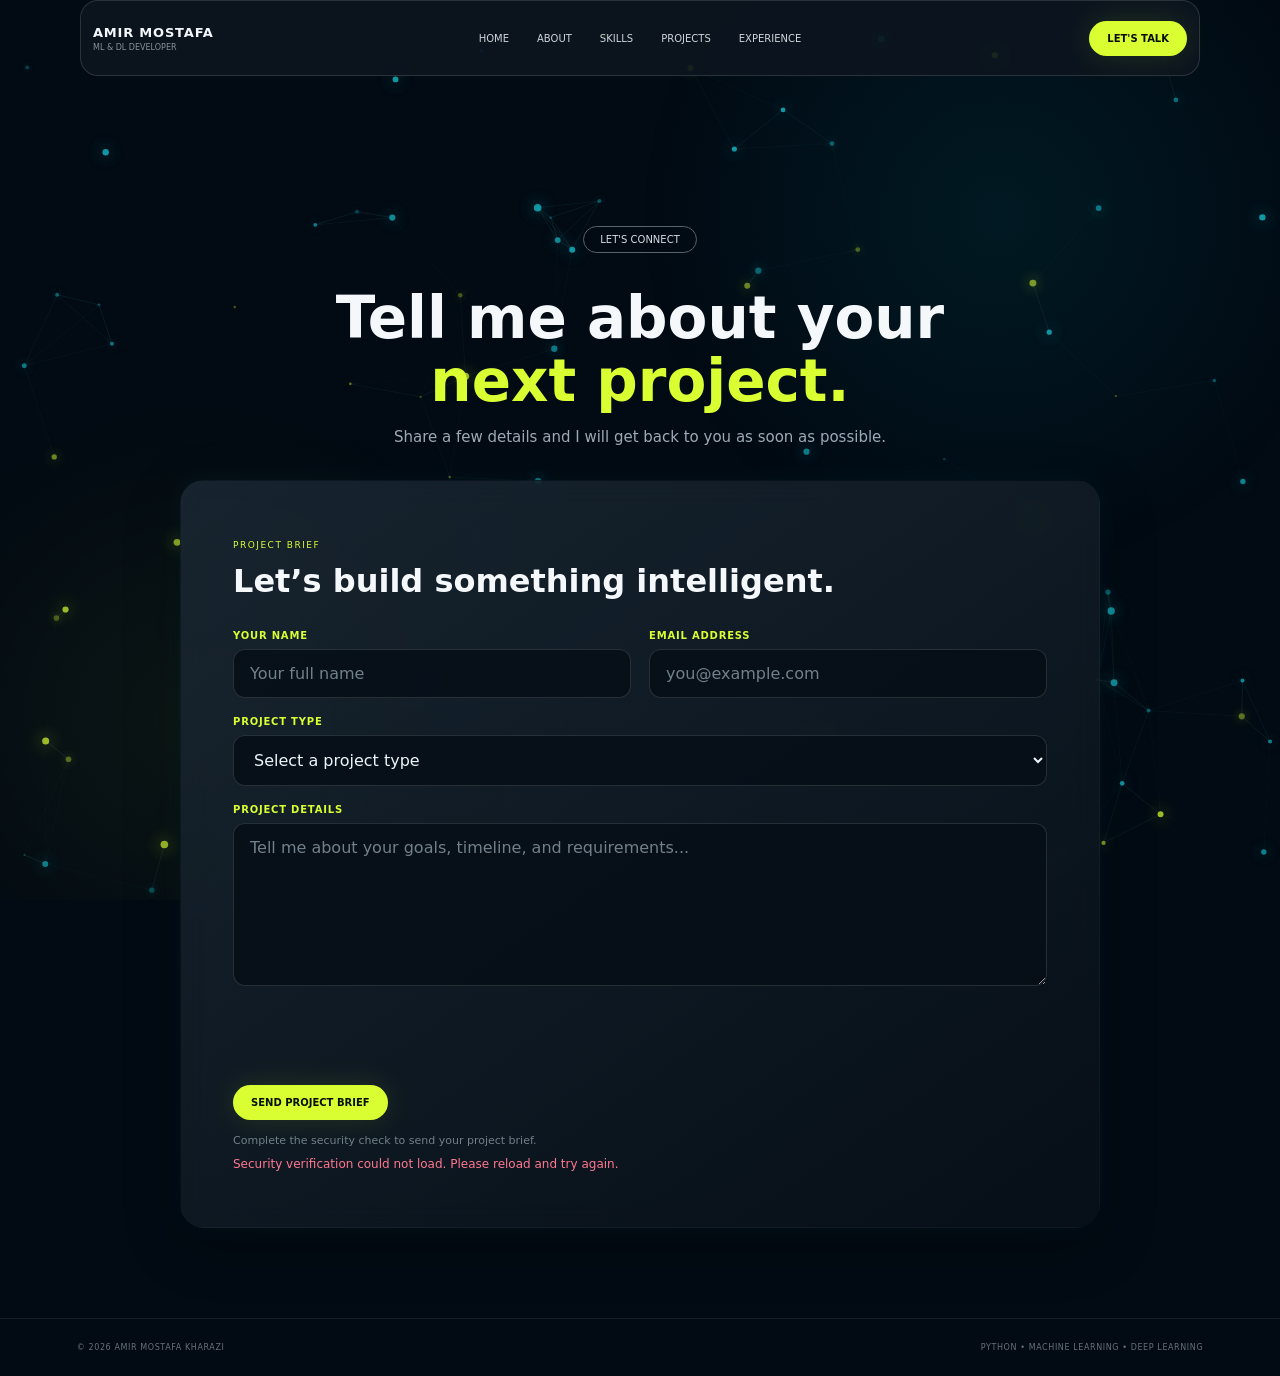
<file: contact.html>
<!DOCTYPE html>
<html lang="en">
<head>
  <meta charset="UTF-8" />
  <meta name="viewport" content="width=device-width, initial-scale=1.0" />
  <meta name="description" content="Start a project with Amir Mostafa Kharazi." />
  <meta http-equiv="Content-Security-Policy" content="default-src 'self'; base-uri 'self'; object-src 'none'; script-src 'self' https://challenges.cloudflare.com; style-src 'self' 'unsafe-inline' https://fonts.googleapis.com; font-src 'self' https://fonts.gstatic.com; img-src 'self'; connect-src 'self' https://vxueupjqhteroleeolpr.supabase.co https://challenges.cloudflare.com; frame-src https://challenges.cloudflare.com; form-action 'self'; upgrade-insecure-requests" />
  <meta name="referrer" content="strict-origin-when-cross-origin" />
  <meta name="turnstile-site-key" content="0x4AAAAAAFznM1VHib2qiJlW" />
  <title>Let's Connect | Amir Mostafa Kharazi</title>
  <link rel="preconnect" href="https://fonts.googleapis.com" />
  <link rel="preconnect" href="https://fonts.gstatic.com" crossorigin />
  <link href="https://fonts.googleapis.com/css2?family=Space+Grotesk:wght@400;500;600;700&display=swap" rel="stylesheet" />
  <link rel="stylesheet" href="css/style.css" />
</head>
<body class="contact-page">
  <div class="page-glow"></div>
  <canvas id="neuralCanvas" aria-hidden="true"></canvas>

  <header class="navbar">
    <a class="brand" href="index.html" aria-label="Amir Mostafa home">
      <span><strong>AMIR MOSTAFA</strong><small>ML &amp; DL DEVELOPER</small></span>
    </a>
    <button class="menu-toggle" id="menuToggle" type="button" aria-label="Open navigation" aria-expanded="false">
      <span></span><span></span><span></span>
    </button>
    <nav id="navMenu">
      <a href="index.html#home">HOME</a>
      <a href="index.html#about">ABOUT</a>
      <a href="index.html#skills">SKILLS</a>
      <a href="projects.html">PROJECTS</a>
      <a href="experience.html">EXPERIENCE</a>
    </nav>
    <div class="nav-actions">
      <a class="talk-btn active" href="contact.html" aria-current="page">LET'S TALK</a>
    </div>
  </header>

  <main class="contact-page-main">
    <section class="contact-intro">
      <span class="eyebrow">LET'S CONNECT</span>
      <h1>Tell me about your <em>next project.</em></h1>
      <p>Share a few details and I will get back to you as soon as possible.</p>
    </section>

    <section class="contact-form-card">
      <div class="contact-form-heading">
        <span class="mini-label">PROJECT BRIEF</span>
        <h2>Let’s build something intelligent.</h2>
      </div>
      <form id="projectContactForm">
        <div class="form-grid">
          <label>
            <span>YOUR NAME</span>
            <input type="text" name="name" autocomplete="name" minlength="2" maxlength="120" placeholder="Your full name" required />
          </label>
          <label>
            <span>EMAIL ADDRESS</span>
            <input type="email" name="email" autocomplete="email" maxlength="320" placeholder="you@example.com" required />
          </label>
        </div>
        <label>
          <span>PROJECT TYPE</span>
          <select name="projectType" required>
            <option value="" disabled selected>Select a project type</option>
            <option>Python Development</option>
            <option>Machine Learning</option>
            <option>Deep Learning / AI</option>
            <option>Computer Vision</option>
            <option>Web Design</option>
            <option>Other</option>
          </select>
        </label>
        <label>
          <span>PROJECT DETAILS</span>
          <textarea name="details" rows="7" minlength="10" maxlength="10000" placeholder="Tell me about your goals, timeline, and requirements..." required></textarea>
        </label>
        <div class="form-honeypot" aria-hidden="true" hidden>
          <label>
            <span>LEAVE THIS FIELD EMPTY</span>
            <input type="text" name="website" tabindex="-1" autocomplete="off" />
          </label>
        </div>
        <div id="turnstileWidget" aria-label="Security verification"></div>
        <button class="primary-btn form-submit" type="submit">SEND PROJECT BRIEF</button>
        <p class="form-note">Complete the security check to send your project brief.</p>
        <p class="form-status" role="status" aria-live="polite"></p>
      </form>
    </section>
  </main>

  <footer><span>© 2026 AMIR MOSTAFA KHARAZI</span><span>PYTHON • MACHINE LEARNING • DEEP LEARNING</span></footer>
  <script src="js/script.js" defer></script>
  <script src="https://challenges.cloudflare.com/turnstile/v0/api.js?render=explicit" defer></script>
  <script src="js/contact.js" defer></script>
</body>
</html>
</file>
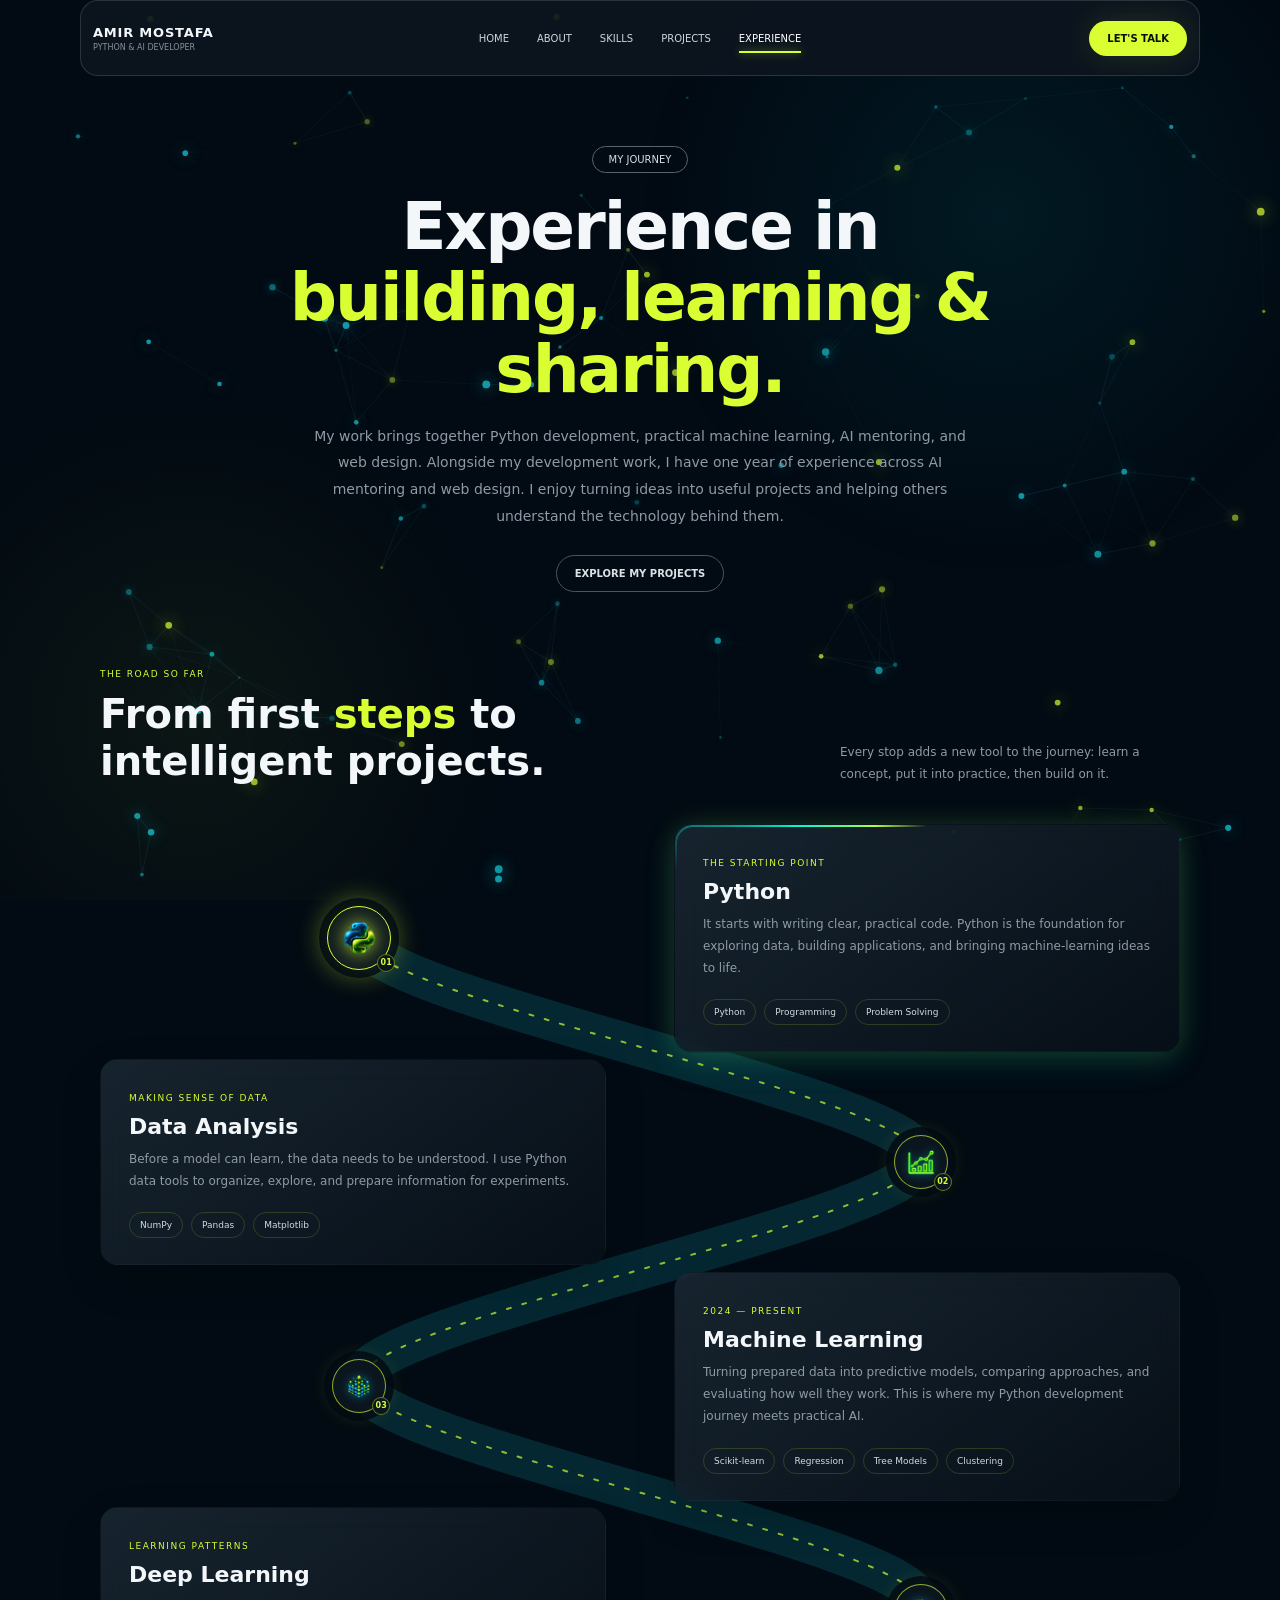
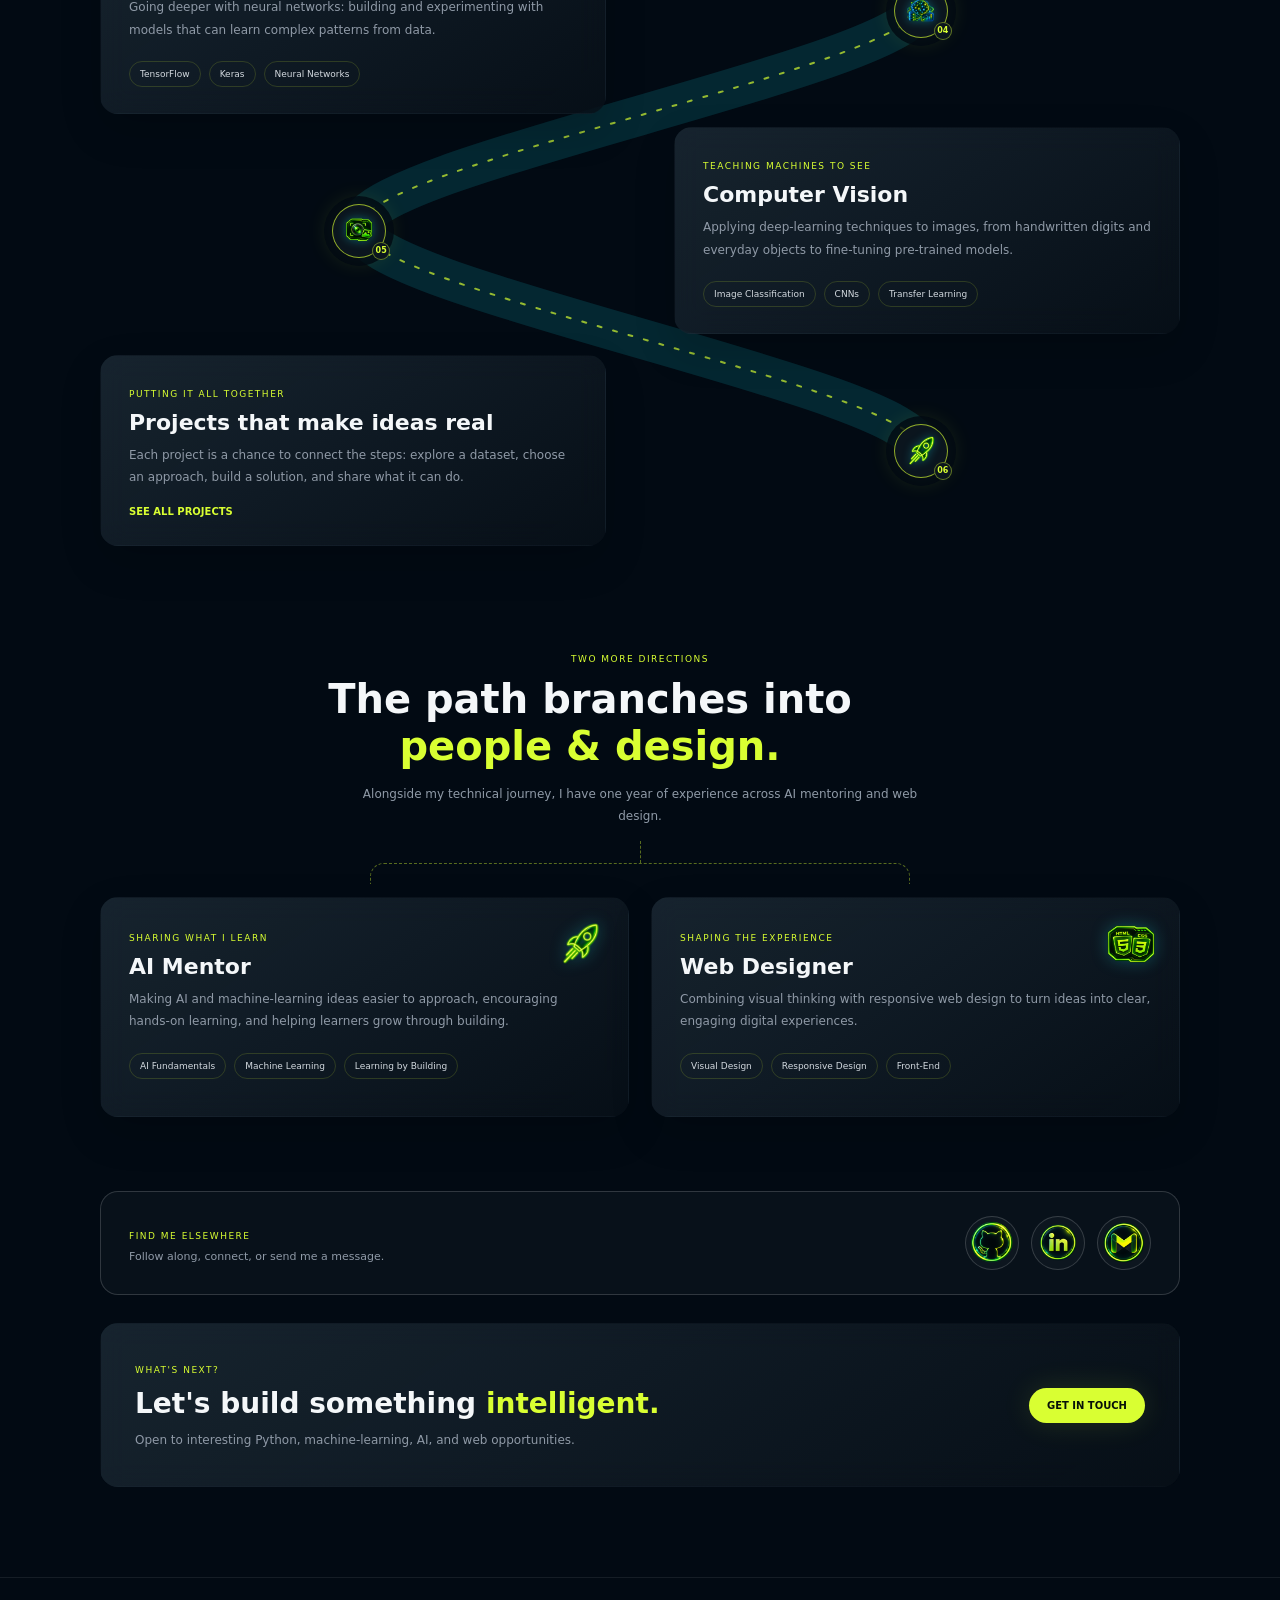
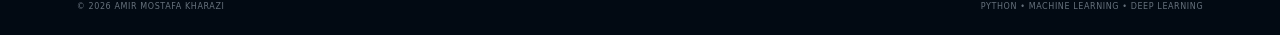
<file: experience.html>
<!DOCTYPE html>
<html lang="en">
<head>
  <meta charset="UTF-8" />
  <meta name="viewport" content="width=device-width, initial-scale=1.0" />
  <meta name="description" content="Explore Amir Mostafa Kharazi's experience in Python development, machine learning, AI mentoring, and web design." />
  <meta http-equiv="Content-Security-Policy" content="default-src 'self'; base-uri 'self'; object-src 'none'; script-src 'self' https://challenges.cloudflare.com; style-src 'self' 'unsafe-inline' https://fonts.googleapis.com; font-src 'self' https://fonts.gstatic.com; img-src 'self'; connect-src 'self' https://vxueupjqhteroleeolpr.supabase.co https://challenges.cloudflare.com; frame-src https://challenges.cloudflare.com; form-action 'self'; upgrade-insecure-requests" />
  <meta name="referrer" content="strict-origin-when-cross-origin" />
  <meta name="robots" content="index, follow" />
  <meta name="theme-color" content="#020a13" />
  <title>Experience | Amir Mostafa Kharazi</title>
  <link rel="canonical" href="https://amirmostafakharazi.com/experience.html" />
  <meta property="og:title" content="Experience | Amir Mostafa Kharazi" />
  <meta property="og:description" content="Python, machine learning, AI mentoring, and web design experience." />
  <meta property="og:type" content="website" />
  <meta property="og:url" content="https://amirmostafakharazi.com/experience.html" />
  <link rel="preconnect" href="https://fonts.googleapis.com" />
  <link rel="preconnect" href="https://fonts.gstatic.com" crossorigin />
  <link href="https://fonts.googleapis.com/css2?family=Space+Grotesk:wght@400;500;600;700&display=swap" rel="stylesheet" />
  <link rel="stylesheet" href="css/style.css" />
</head>
<body>
  <div class="page-glow"></div>
  <canvas id="neuralCanvas" aria-hidden="true"></canvas>

  <header class="navbar">
    <a class="brand" href="index.html#home" aria-label="Amir Mostafa Kharazi home">
      <span><strong>AMIR MOSTAFA</strong><small>PYTHON &amp; AI DEVELOPER</small></span>
    </a>
    <button class="menu-toggle" id="menuToggle" type="button" aria-label="Open navigation" aria-expanded="false">
      <span></span><span></span><span></span>
    </button>
    <nav id="navMenu">
      <a href="index.html#home">HOME</a>
      <a href="index.html#about">ABOUT</a>
      <a href="index.html#skills">SKILLS</a>
      <a href="projects.html">PROJECTS</a>
      <a class="active" href="experience.html" aria-current="page">EXPERIENCE</a>
    </nav>
    <div class="nav-actions">
      <a class="talk-btn" href="contact.html">LET'S TALK</a>
    </div>
  </header>

  <main class="section experience-page">
    <section class="experience-hero">
      <span class="eyebrow">MY JOURNEY</span>
      <h1>Experience in <em>building, learning &amp; sharing.</em></h1>
      <p>
        My work brings together Python development, practical machine learning,
        AI mentoring, and web design. Alongside my development work, I have one
        year of experience across AI mentoring and web design. I enjoy turning
        ideas into useful projects and helping others understand the technology
        behind them.
      </p>
      <a class="secondary-btn" href="projects.html">EXPLORE MY PROJECTS</a>
    </section>

    <section class="journey-section" aria-labelledby="journey-title">
      <div class="journey-heading">
        <div>
          <span class="mini-label">THE ROAD SO FAR</span>
          <h2 id="journey-title">From first <em>steps</em> to intelligent projects.</h2>
        </div>
        <p>Every stop adds a new tool to the journey: learn a concept, put it into practice, then build on it.</p>
      </div>

      <div class="journey-track" aria-label="Learning and development journey">
        <svg class="journey-road journey-road-desktop" viewBox="0 0 1000 1200" preserveAspectRatio="none" aria-hidden="true">
          <path class="journey-road-edge" d="M240 100 C240 155 760 245 760 300 C760 355 240 445 240 500 C240 555 760 645 760 700 C760 755 240 845 240 900 C240 955 760 1045 760 1100" />
          <path class="journey-road-center" d="M240 100 C240 155 760 245 760 300 C760 355 240 445 240 500 C240 555 760 645 760 700 C760 755 240 845 240 900 C240 955 760 1045 760 1100" />
        </svg>
        <svg class="journey-road journey-road-mobile" viewBox="0 0 1000 1200" preserveAspectRatio="none" aria-hidden="true">
          <path class="journey-road-edge" d="M100 100 C100 155 135 245 135 300 C135 355 100 445 100 500 C100 555 135 645 135 700 C135 755 100 845 100 900 C100 955 135 1045 135 1100" />
          <path class="journey-road-center" d="M100 100 C100 155 135 245 135 300 C135 355 100 445 100 500 C100 555 135 645 135 700 C135 755 100 845 100 900 C100 955 135 1045 135 1100" />
        </svg>

      <div class="journey-car" aria-hidden="true">
        <svg viewBox="0 0 52 30" focusable="false">
          <path class="journey-car-shadow" d="M8 24h38v3H8z" />
          <path class="journey-car-body" d="m5 18 2-7c.5-1.6 1.8-2.7 3.5-3l4.7-.7 4.2-5c.8-1 1.8-1.5 3.1-1.5h12c1.4 0 2.5.6 3.3 1.7l3.6 4.7 5.2 1.2c1.7.4 2.9 1.8 2.9 3.6v5.3c0 1.5-1.2 2.7-2.7 2.7H8c-2 0-3.5-1.1-3-2z" />
          <path class="journey-car-window" d="m17 8.5 3.4-4c.5-.6 1.2-.9 2-.9h5.3v5.2H17zm12.8-4.9h4.4c.8 0 1.5.4 2 1l2.8 3.9H29.8z" />
          <path class="journey-car-light" d="M6.5 13h3v2.2h-3zm38.8 0h2.5v2.2h-2.5z" />
          <circle class="journey-car-wheel" cx="15" cy="20.5" r="4.3" />
          <circle class="journey-car-wheel" cx="38" cy="20.5" r="4.3" />
          <circle class="journey-car-hub" cx="15" cy="20.5" r="1.5" />
          <circle class="journey-car-hub" cx="38" cy="20.5" r="1.5" />
        </svg>
      </div>

        <article class="journey-stop">
          <span class="journey-marker"><img src="assets/icons/python.png" alt=""><span>01</span></span>
          <div class="journey-card">
            <span class="mini-label">THE STARTING POINT</span>
            <h3>Python</h3>
            <p>It starts with writing clear, practical code. Python is the foundation for exploring data, building applications, and bringing machine-learning ideas to life.</p>
            <ul class="experience-tags" aria-label="Python technologies"><li>Python</li><li>Programming</li><li>Problem Solving</li></ul>
          </div>
        </article>

        <article class="journey-stop">
          <span class="journey-marker"><img src="assets/icons/data_science.png" alt=""><span>02</span></span>
          <div class="journey-card">
            <span class="mini-label">MAKING SENSE OF DATA</span>
            <h3>Data Analysis</h3>
            <p>Before a model can learn, the data needs to be understood. I use Python data tools to organize, explore, and prepare information for experiments.</p>
            <ul class="experience-tags" aria-label="Data analysis tools"><li>NumPy</li><li>Pandas</li><li>Matplotlib</li></ul>
          </div>
        </article>

        <article class="journey-stop">
          <span class="journey-marker"><img src="assets/icons/machine-learning.png" alt=""><span>03</span></span>
          <div class="journey-card">
            <span class="mini-label">2024 — PRESENT</span>
            <h3>Machine Learning</h3>
            <p>Turning prepared data into predictive models, comparing approaches, and evaluating how well they work. This is where my Python development journey meets practical AI.</p>
            <ul class="experience-tags" aria-label="Machine learning topics"><li>Scikit-learn</li><li>Regression</li><li>Tree Models</li><li>Clustering</li></ul>
          </div>
        </article>

        <article class="journey-stop">
          <span class="journey-marker"><img src="assets/icons/deep-learning.png" alt=""><span>04</span></span>
          <div class="journey-card">
            <span class="mini-label">LEARNING PATTERNS</span>
            <h3>Deep Learning</h3>
            <p>Going deeper with neural networks: building and experimenting with models that can learn complex patterns from data.</p>
            <ul class="experience-tags" aria-label="Deep learning tools"><li>TensorFlow</li><li>Keras</li><li>Neural Networks</li></ul>
          </div>
        </article>

        <article class="journey-stop">
          <span class="journey-marker"><img src="assets/icons/computer-vision-experience.png" alt=""><span>05</span></span>
          <div class="journey-card">
            <span class="mini-label">TEACHING MACHINES TO SEE</span>
            <h3>Computer Vision</h3>
            <p>Applying deep-learning techniques to images, from handwritten digits and everyday objects to fine-tuning pre-trained models.</p>
            <ul class="experience-tags" aria-label="Computer vision areas"><li>Image Classification</li><li>CNNs</li><li>Transfer Learning</li></ul>
          </div>
        </article>

        <article class="journey-stop">
          <span class="journey-marker"><img src="assets/icons/learning.png" alt=""><span>06</span></span>
          <div class="journey-card">
            <span class="mini-label">PUTTING IT ALL TOGETHER</span>
            <h3>Projects that make ideas real</h3>
            <p>Each project is a chance to connect the steps: explore a dataset, choose an approach, build a solution, and share what it can do.</p>
            <a class="journey-project-link" href="projects.html">SEE ALL PROJECTS</a>
          </div>
        </article>
      </div>
    </section>

    <section class="journey-branches" aria-labelledby="journey-branches-title">
      <div class="journey-branches-heading">
        <span class="mini-label">TWO MORE DIRECTIONS</span>
        <h2 id="journey-branches-title">The path branches into <em>people &amp; design.</em></h2>
        <p>Alongside my technical journey, I have one year of experience across AI mentoring and web design.</p>
      </div>
      <div class="journey-branches-grid">
        <article class="journey-branch-card">
          <img class="journey-branch-icon" src="assets/icons/learning.png" alt="" />
          <span class="mini-label">SHARING WHAT I LEARN</span>
          <h3>AI Mentor</h3>
          <p>Making AI and machine-learning ideas easier to approach, encouraging hands-on learning, and helping learners grow through building.</p>
          <ul class="experience-tags" aria-label="Mentoring focus"><li>AI Fundamentals</li><li>Machine Learning</li><li>Learning by Building</li></ul>
        </article>
        <article class="journey-branch-card">
          <img class="journey-branch-icon" src="assets/icons/html-css.png" alt="" />
          <span class="mini-label">SHAPING THE EXPERIENCE</span>
          <h3>Web Designer</h3>
          <p>Combining visual thinking with responsive web design to turn ideas into clear, engaging digital experiences.</p>
          <ul class="experience-tags" aria-label="Web design focus"><li>Visual Design</li><li>Responsive Design</li><li>Front-End</li></ul>
        </article>
      </div>
    </section>

    <section class="journey-social" aria-label="Connect with Amir">
      <div>
        <span class="mini-label">FIND ME ELSEWHERE</span>
        <p>Follow along, connect, or send me a message.</p>
      </div>
      <div class="journey-social-links">
        <a class="journey-social-link" href="https://github.com/python-is-life2022/" target="_blank" rel="noopener noreferrer" aria-label="GitHub">
          <img src="assets/icons/github.png" alt="" />
        </a>
        <a class="journey-social-link" href="https://www.linkedin.com/in/amir-kharazi-7b4a06259/" target="_blank" rel="noopener noreferrer" aria-label="LinkedIn">
          <img src="assets/icons/linkedin.png" alt="" />
        </a>
        <a class="journey-social-link" href="mailto:amirmostafakh@gmail.com" aria-label="Email Amir">
          <img src="assets/icons/gmail.png" alt="" />
        </a>
      </div>
    </section>

    <section class="experience-contact">
      <div>
        <span class="mini-label">WHAT'S NEXT?</span>
        <h2>Let's build something <em>intelligent.</em></h2>
        <p>Open to interesting Python, machine-learning, AI, and web opportunities.</p>
      </div>
      <a class="primary-btn" href="contact.html">GET IN TOUCH</a>
    </section>
  </main>

  <footer><span>© 2026 AMIR MOSTAFA KHARAZI</span><span>PYTHON • MACHINE LEARNING • DEEP LEARNING</span></footer>
  <script src="js/script.js" defer></script>
</body>
</html>
</file>
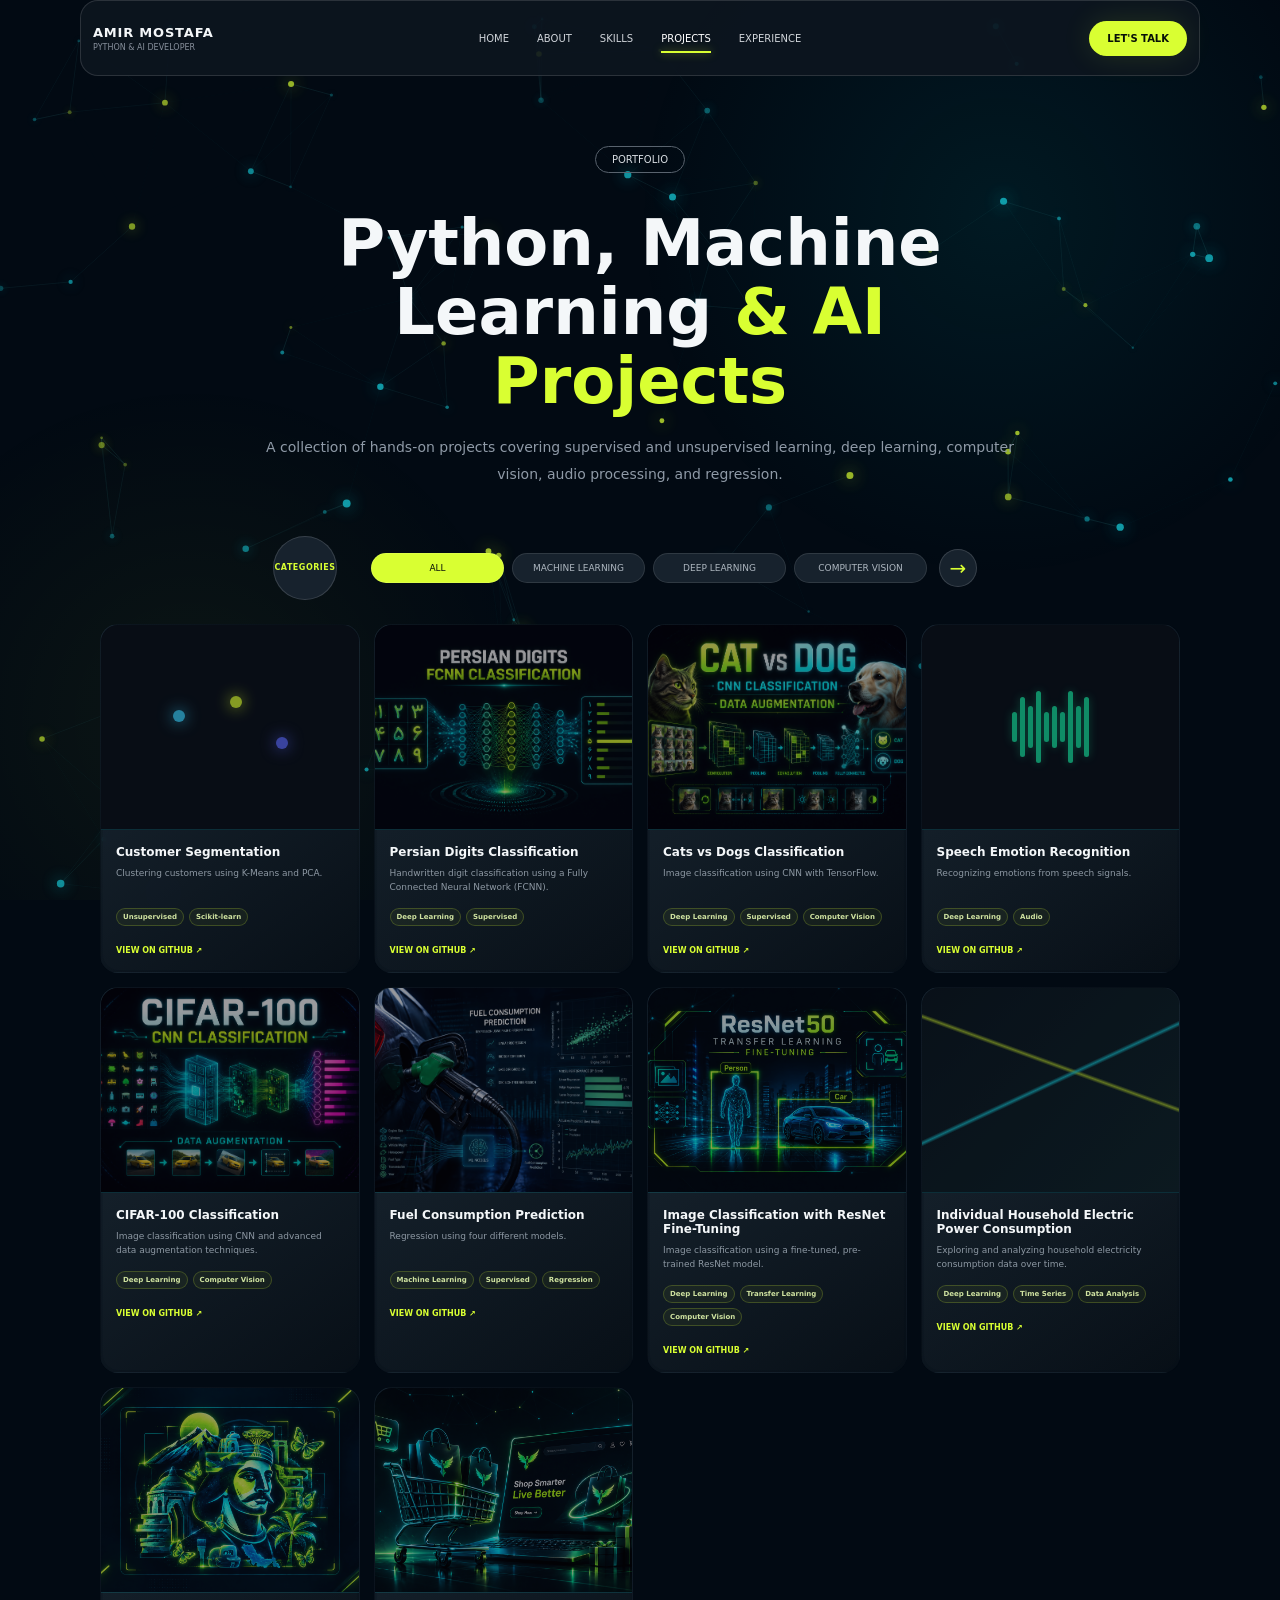
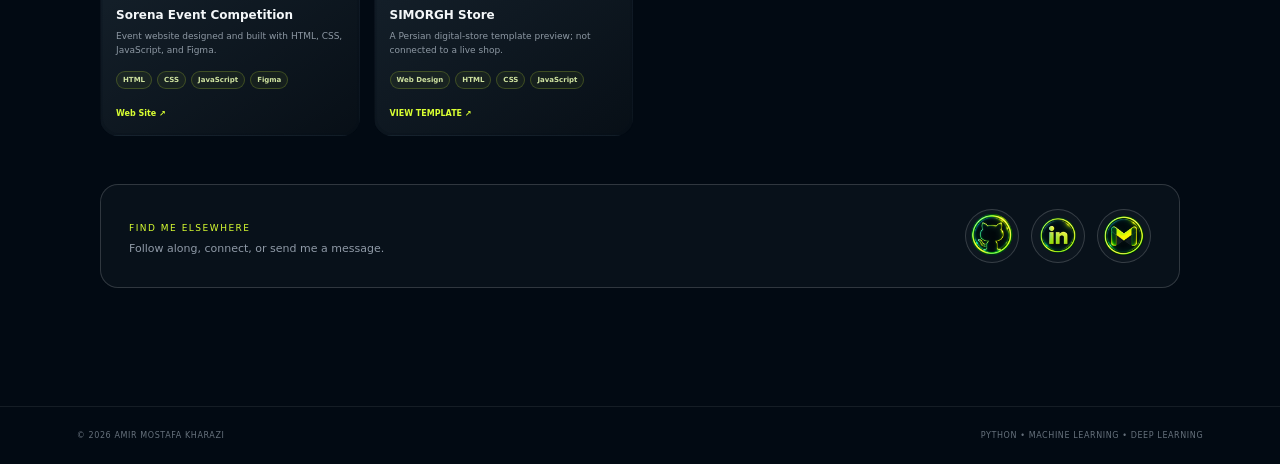
<file: projects.html>
<!DOCTYPE html>
<html lang="en">
<head>
<meta charset="UTF-8">
<meta name="viewport" content="width=device-width, initial-scale=1.0">
<meta http-equiv="Content-Security-Policy" content="default-src 'self'; base-uri 'self'; object-src 'none'; script-src 'self' https://challenges.cloudflare.com; style-src 'self' 'unsafe-inline' https://fonts.googleapis.com; font-src 'self' https://fonts.gstatic.com; img-src 'self'; connect-src 'self' https://vxueupjqhteroleeolpr.supabase.co https://challenges.cloudflare.com; frame-src https://challenges.cloudflare.com; form-action 'self'; upgrade-insecure-requests">
<meta name="referrer" content="strict-origin-when-cross-origin">
<meta name="description" content="Machine Learning, Deep Learning, Computer Vision, and Python projects by Amir Mostafa Kharazi.">
<meta name="robots" content="index, follow">
<title>Python, Machine Learning & AI Projects | Amir Mostafa Kharazi</title>
<link rel="canonical" href="https://amirmostafakharazi.com/projects.html">
<meta property="og:title" content="Python, Machine Learning & AI Projects | Amir Mostafa Kharazi">
<meta property="og:description" content="Explore Machine Learning, Deep Learning, Computer Vision, and Python projects.">
<meta property="og:type" content="website">
<meta property="og:url" content="https://amirmostafakharazi.com/projects.html">
<meta property="og:image" content="https://amirmostafakharazi.com/assets/images/linkedin-preview.png">
<link rel="preconnect" href="https://fonts.googleapis.com">
<link rel="preconnect" href="https://fonts.gstatic.com" crossorigin>
<link href="https://fonts.googleapis.com/css2?family=Space+Grotesk:wght@400;500;600;700&display=swap" rel="stylesheet">
<link rel="stylesheet" href="css/style.css">
</head>
<body>
<canvas id="neuralCanvas" aria-hidden="true"></canvas>
<header class="navbar">
  <a class="brand" href="index.html" aria-label="Amir Mostafa Kharazi home"><span><strong>AMIR MOSTAFA</strong><small>PYTHON & AI DEVELOPER</small></span></a>
  <button class="menu-toggle" id="menuToggle" type="button" aria-label="Open navigation" aria-expanded="false">
    <span></span><span></span><span></span>
  </button>
  <nav id="navMenu"><a href="index.html#home">HOME</a><a href="index.html#about">ABOUT</a><a href="index.html#skills">SKILLS</a><a class="active" href="projects.html" aria-current="page">PROJECTS</a><a href="experience.html">EXPERIENCE</a></nav>
  <div class="nav-actions"><a class="talk-btn" href="contact.html">LET'S TALK</a></div>
</header>
<main class="section projects-page">
<section class="projects-hero">
<span class="eyebrow">PORTFOLIO</span>
<h1>Python, Machine Learning <em>& AI Projects</em></h1>
<p>A collection of hands-on projects covering supervised and unsupervised learning, deep learning, computer vision, audio processing, and regression.</p>
</section>
<section class="category-filter open" aria-label="Filter projects by category">
  <button class="category-toggle" type="button" aria-expanded="true" aria-controls="projectFilters">
    CATEGORIES
  </button>
  <div class="category-scroll-area">
    <div class="filters" id="projectFilters">
      <button class="filter active" data-filter="all">ALL</button>
      <button class="filter" data-filter="machine-learning">MACHINE LEARNING</button>
      <button class="filter" data-filter="deep-learning">DEEP LEARNING</button>
      <button class="filter" data-filter="computer-vision">COMPUTER VISION</button>
      <button class="filter" data-filter="audio">AUDIO PROCESSING</button>
      <button class="filter" data-filter="supervised">SUPERVISED</button>
      <button class="filter" data-filter="unsupervised">UNSUPERVISED</button>
      <button class="filter" data-filter="web-design">WEB DESIGN</button>
    </div>
    <button class="category-next" type="button" aria-label="Scroll categories right">→</button>
  </div>
</section>
<section class="projects-grid" aria-label="All projects">
  <article class="project-card reveal" data-tags="machine-learning unsupervised">
    <a class="project-card-link" href="https://github.com/python-is-life2022/" target="_blank" rel="noopener noreferrer" aria-label="View Customer Segmentation on GitHub"></a>
    <div class="project-art clustering"><span></span><span></span><span></span></div>
    <div class="project-body"><h3>Customer Segmentation</h3><p>Clustering customers using K-Means and PCA.</p><div class="tags"><b>Unsupervised</b><b>Scikit-learn</b></div><a href="https://github.com/python-is-life2022/" target="_blank" rel="noopener noreferrer">VIEW ON GITHUB ↗</a></div>
  </article>
  <article class="project-card reveal" data-tags="deep-learning supervised computer-vision">
    <a class="project-card-link" href="https://github.com/python-is-life2022/Persian-Digits-Hand-Writing-Image-Classification-Fully-Connected-Neural-Network" target="_blank" rel="noopener noreferrer" aria-label="View Persian Digits Classification on GitHub"></a>
    <div class="project-art digits"></div>
    <div class="project-body"><h3>Persian Digits Classification</h3><p>Handwritten digit classification using a Fully Connected Neural Network (FCNN).</p><div class="tags"><b>Deep Learning</b><b>Supervised</b></div><a href="https://github.com/python-is-life2022/Persian-Digits-Hand-Writing-Image-Classification-Fully-Connected-Neural-Network" target="_blank" rel="noopener noreferrer">VIEW ON GITHUB ↗</a></div>
  </article>
  <article class="project-card reveal" data-tags="deep-learning supervised computer-vision">
    <a class="project-card-link" href="https://github.com/python-is-life2022/Cats-vs-Dogs-Image-Classification-CNN" target="_blank" rel="noopener noreferrer" aria-label="View Cats vs Dogs Classification on GitHub"></a>
    <div class="project-art dogscats"></div>
    <div class="project-body"><h3>Cats vs Dogs Classification</h3><p>Image classification using CNN with TensorFlow.</p><div class="tags"><b>Deep Learning</b><b>Supervised</b><b>Computer Vision</b></div><a href="https://github.com/python-is-life2022/Cats-vs-Dogs-Image-Classification-CNN" target="_blank" rel="noopener noreferrer">VIEW ON GITHUB ↗</a></div>
  </article>
  <article class="project-card reveal" data-tags="deep-learning audio supervised">
    <a class="project-card-link" href="https://github.com/python-is-life2022/" target="_blank" rel="noopener noreferrer" aria-label="View Speech Emotion Recognition on GitHub"></a>
    <div class="project-art waveform"><i></i><i></i><i></i><i></i><i></i><i></i><i></i><i></i><i></i><i></i></div>
    <div class="project-body"><h3>Speech Emotion Recognition</h3><p>Recognizing emotions from speech signals.</p><div class="tags"><b>Deep Learning</b><b>Audio</b></div><a href="https://github.com/python-is-life2022/" target="_blank" rel="noopener noreferrer">VIEW ON GITHUB ↗</a></div>
  </article>
  <article class="project-card reveal" data-tags="deep-learning computer-vision supervised">
    <a class="project-card-link" href="https://github.com/python-is-life2022/Cifar100-images-classification-CNN" target="_blank" rel="noopener noreferrer" aria-label="View CIFAR-100 Classification on GitHub"></a>
    <div class="project-art cifar"></div>
    <div class="project-body"><h3>CIFAR-100 Classification</h3><p>Image classification using CNN and advanced data augmentation techniques.</p><div class="tags"><b>Deep Learning</b><b>Computer Vision</b></div><a href="https://github.com/python-is-life2022/Cifar100-images-classification-CNN" target="_blank" rel="noopener noreferrer">VIEW ON GITHUB ↗</a></div>
  </article>
  <article class="project-card reveal" data-tags="machine-learning supervised">
    <a class="project-card-link" href="https://github.com/python-is-life2022/Fuel-Consumption-Regression-Models" target="_blank" rel="noopener noreferrer" aria-label="View Fuel Consumption Prediction on GitHub"></a>
    <div class="project-art co2"><i></i><i></i><i></i><i></i><i></i><i></i><i></i><i></i><i></i><i></i></div>
    <div class="project-body"><h3>Fuel Consumption Prediction</h3><p>Regression using four different models.</p><div class="tags"><b>Machine Learning</b><b>Supervised</b><b>Regression</b></div><a href="https://github.com/python-is-life2022/Fuel-Consumption-Regression-Models" target="_blank" rel="noopener noreferrer">VIEW ON GITHUB ↗</a></div>
  </article>
  <article class="project-card reveal" data-tags="deep-learning supervised computer-vision">
    <a class="project-card-link" href="https://github.com/python-is-life2022/image-classification-resnet-finetuning" target="_blank" rel="noopener noreferrer" aria-label="View Image Classification with ResNet Fine-Tuning on GitHub"></a>
    <div class="project-art resnet"></div>
    <div class="project-body"><h3>Image Classification with ResNet Fine-Tuning</h3><p>Image classification using a fine-tuned, pre-trained ResNet model.</p><div class="tags"><b>Deep Learning</b><b>Transfer Learning</b><b>Computer Vision</b></div><a href="https://github.com/python-is-life2022/image-classification-resnet-finetuning" target="_blank" rel="noopener noreferrer">VIEW ON GITHUB ↗</a></div>
  </article>
  <article class="project-card reveal" data-tags="deep-learning supervised">
    <a class="project-card-link" href="https://github.com/python-is-life2022/individual-household-electric-power-consumption" target="_blank" rel="noopener noreferrer" aria-label="View Individual Household Electric Power Consumption on GitHub"></a>
    <div class="project-art power-consumption"></div>
    <div class="project-body"><h3>Individual Household Electric Power Consumption</h3><p>Exploring and analyzing household electricity consumption data over time.</p><div class="tags"><b>Deep Learning</b><b>Time Series</b><b>Data Analysis</b></div><a href="https://github.com/python-is-life2022/individual-household-electric-power-consumption" target="_blank" rel="noopener noreferrer">VIEW ON GITHUB ↗</a></div>
  </article>
  <article class="project-card reveal" data-tags="web-design">
    <a class="project-card-link" href="https://sorena-competition.com/" target="_blank" rel="noopener noreferrer" aria-label="Visit Sorena Event Competition website"></a>
    <div class="project-art sorena-competition"><i></i><i></i><i></i><i></i><i></i><i></i><i></i><i></i><i></i><i></i></div>
    <div class="project-body"><h3>Sorena Event Competition</h3><p>Event website designed and built with HTML, CSS, JavaScript, and Figma.</p><div class="tags"><b>HTML</b><b>CSS</b><b>JavaScript</b><b>Figma</b></div><a href="https://sorena-competition.com/" target="_blank" rel="noopener noreferrer">Web Site ↗</a></div>
  </article>
  <article class="project-card reveal" data-tags="web-design">
    <a class="project-card-link" href="projects/simurgh-store/index.html" aria-label="View Simorgh Store template preview"></a>
    <div class="project-art simurgh-store"></div>
    <div class="project-body"><h3>SIMORGH Store</h3><p>A Persian digital-store template preview; not connected to a live shop.</p><div class="tags"><b>Web Design</b><b>HTML</b><b>CSS</b><b>JavaScript</b></div><a href="projects/simurgh-store/index.html">VIEW TEMPLATE ↗</a></div>
  </article>
</section>
<section class="journey-social" aria-label="Connect with Amir">
  <div>
    <span class="mini-label">FIND ME ELSEWHERE</span>
    <p>Follow along, connect, or send me a message.</p>
  </div>
  <div class="journey-social-links">
    <a class="journey-social-link" href="https://github.com/python-is-life2022/" target="_blank" rel="noopener noreferrer" aria-label="GitHub">
      <img src="assets/icons/github.png" alt="">
    </a>
    <a class="journey-social-link" href="https://www.linkedin.com/in/amir-kharazi-7b4a06259/" target="_blank" rel="noopener noreferrer" aria-label="LinkedIn">
      <img src="assets/icons/linkedin.png" alt="">
    </a>
    <a class="journey-social-link" href="mailto:amirmostafakh@gmail.com" aria-label="Email Amir">
      <img src="assets/icons/gmail.png" alt="">
    </a>
  </div>
</section>
</main>
<footer><span>© 2026 AMIR MOSTAFA KHARAZI</span><span>PYTHON • MACHINE LEARNING • DEEP LEARNING</span></footer>
<script src="js/script.js"></script>
</body></html>
</file>
<file: css/style.css>
:root {
  --bg: #020a13;
  --panel: #0d1620;
  --panel2: #111c27;
  --line: rgba(218, 255, 45, 0.24);
  --lime: #d9ff32;
  --text: #f4f7f9;
  --muted: #8f9aa7;
  --cyan: #18d9e8;
  --max: 1080px;
  --navbar-height: 76px;
  --shadow: 0 24px 80px rgba(0, 0, 0, 0.42);
}

/* ===== Reset ===== */
* {
  box-sizing: border-box;
  margin: 0;
  padding: 0;
}

html {
  scroll-behavior: smooth;
  scroll-padding-top: var(--navbar-height);
}

body {
  font-family: "Space Grotesk", Inter, system-ui, sans-serif;
  background: var(--bg);
  color: var(--text);
  overflow-x: clip;
}

body::before {
  content: "";
  position: fixed;
  inset: 0;
  pointer-events: none;
  z-index: -2;
  background:
    radial-gradient(circle at 78% 24%, rgba(0, 210, 225, 0.08), transparent 30%),
    radial-gradient(circle at 15% 80%, rgba(217, 255, 50, 0.05), transparent 26%);
}

a {
  color: inherit;
  text-decoration: none;
}

button {
  font: inherit;
}

.section {
  width: min(var(--max), calc(100% - 48px));
  margin: auto;
}

.text-justify {
  text-align: justify;
}


.navbar {
  width: min(1120px, calc(100% - 48px));
  height: var(--navbar-height);
  margin: auto;
  position: sticky;
  top: 0;
  z-index: 20;
  padding-inline: 12px;
  border: 1px solid rgba(255, 255, 255, 0.13);
  border-radius: 18px;
  background: rgba(13, 22, 32, 0.9);
  display: grid;
  grid-template-columns: 1fr auto 1fr;
  align-items: center;
  gap: 20px;
}

.brand {
  grid-column: 1;
  justify-self: start;
  display: flex;
  align-items: center;
  gap: 10px;
}

.brand strong {
  display: block;
  font-size: 13px;
  letter-spacing: 0.8px;
}

.brand small {
  display: block;
  margin-top: 3px;
  color: #87909c;
  font-size: 8px;
}

.navbar > nav {
  grid-column: 2;
  display: flex;
  align-items: center;
  justify-content: center;
  gap: 28px;
  white-space: nowrap;
}

.navbar > nav a {
  position: relative;
  padding: 12px 0;
  color: #d0d5da;
  font-size: 10px;
  transition: color 0.25s ease;
}

.navbar > nav a::after {
  content: "";
  position: absolute;
  bottom: 3px;
  left: 0;
  width: 100%;
  height: 2px;
  background: var(--lime);
  box-shadow: 0 0 8px rgba(217, 255, 50, 0.5);
  transform: scaleX(0);
  transform-origin: center;
  transition: transform 0.25s ease;
}

.navbar > nav a:hover,
.navbar > nav a.active,
.navbar > nav a[aria-current="page"] {
  color: #fff;
}

.navbar > nav a:hover::after,
.navbar > nav a.active::after,
.navbar > nav a[aria-current="page"]::after {
  transform: scaleX(1);
}

.nav-actions {
  grid-column: 3;
  justify-self: end;
  display: flex;
  align-items: center;
  gap: 10px;
}

.icon-btn {
  width: 38px;
  height: 38px;
  display: grid;
  place-items: center;
  overflow: hidden;
  flex-shrink: 0;
  border: 1px solid rgba(255, 255, 255, 0.17);
  border-radius: 50%;
  background: rgba(255, 255, 255, 0.025);
  transition:
    transform 0.25s ease,
    border-color 0.25s ease,
    box-shadow 0.25s ease,
    background-color 0.25s ease;
}

.icon-btn img {
  width: 26px;
  height: 26px;
  display: block;
  object-fit: contain;
  transition: transform 0.25s ease, filter 0.25s ease;
}

.icon-btn:hover {
  transform: translateY(-3px);
  border-color: var(--lime);
  background-color: rgba(217, 255, 50, 0.06);
  box-shadow: 0 0 16px rgba(217, 255, 50, 0.3);
}

.icon-btn:hover img {
  transform: scale(1.12);
  filter: drop-shadow(0 0 5px rgba(217, 255, 50, 0.6));
}

.talk-btn,
.primary-btn {
  display: inline-flex;
  align-items: center;
  justify-content: center;
  flex: 0 0 auto;
  white-space: nowrap;
  padding: 12px 18px;
  border-radius: 30px;
  background: var(--lime);
  color: #071008;
  font-size: 10px;
  font-weight: 800;
  box-shadow: 0 0 30px rgba(217, 255, 50, 0.12);
  transition:
    transform 0.25s ease,
    box-shadow 0.25s ease,
    background-color 0.25s ease;
}

.talk-btn:hover,
.primary-btn:hover {
  transform: translateY(-2px);
  background: #e4ff58;
  box-shadow: 0 8px 28px rgba(217, 255, 50, 0.22);
}

.menu-toggle {
  display: none;
  border: 0;
  background: none;
  color: #fff;
  font-size: 24px;
  cursor: pointer;
}



.hero {
  position: relative;
  display: grid;
  grid-template-columns: 1fr 0.95fr;
  align-items: center;
  gap: 10px;
  min-height: 670px;
}

#neuralCanvas {
  position: fixed;
  inset: 0;
  z-index: -1;
  width: 100%;
  height: 100%;
  pointer-events: none;
  opacity: 0.8;
}

.hero-copy {
  position: relative;
  z-index: 2;
  padding: 55px 0 100px;
}

.eyebrow {
  display: inline-block;
  margin-bottom: 18px;
  padding: 7px 16px;
  border: 1px solid #59636e;
  border-radius: 30px;
  color: #d8dde2;
  font-size: 10px;
}

.hero h1 {
  font-size: 52px;
  line-height: 1.05;
  letter-spacing: -2px;
}

.hero h2 {
  margin-top: 8px;
  color: var(--lime);
  font-size: 31px;
}

.hero h3 {
  margin-top: 8px;
  font-size: 21px;
  font-weight: 600;
}

.hero p {
  max-width: 460px;
  margin: 18px 0 22px;
  color: var(--muted);
  font-size: 12px;
  line-height: 1.8;
}

.hero-buttons {
  display: flex;
  gap: 12px;
}

.secondary-btn {
  display: inline-flex;
  align-items: center;
  justify-content: center;
  white-space: nowrap;
  padding: 12px 18px;
  border: 1px solid #4a5561;
  border-radius: 30px;
  color: #dce1e5;
  font-size: 10px;
  font-weight: 700;
  transition: 0.25s ease;
}

.secondary-btn:hover {
  transform: translateY(-2px);
  border-color: var(--lime);
  color: var(--lime);
}



.find-me {
  margin-top: 24px;
}

.find-me > span {
  display: block;
  margin-bottom: 10px;
  color: #88939e;
  font-size: 9px;
}

.find-me > div {
  display: flex;
  gap: 10px;
}

.round-link {
  width: 62px;
  height: 62px;
  display: grid;
  place-items: center;
  overflow: hidden;
  flex-shrink: 0;
  border: 1px solid rgba(255, 255, 255, 0.17);
  border-radius: 50%;
  background: rgba(255, 255, 255, 0.025);
  transition:
    transform 0.25s ease,
    border-color 0.25s ease,
    box-shadow 0.25s ease,
    background-color 0.25s ease;
}

.round-link img {
  width: 56px;
  height: 56px;
  display: block;
  object-fit: contain;
  transition: transform 0.25s ease, filter 0.25s ease;
}

.round-link:hover {
  transform: translateY(-4px);
  border-color: var(--lime);
  background-color: rgba(217, 255, 50, 0.06);
  box-shadow: 0 0 18px rgba(217, 255, 50, 0.3);
}

.round-link:hover img {
  transform: scale(1.08);
  filter: drop-shadow(0 0 5px rgba(217, 255, 50, 0.55));
}

/* Hero image */
.hero-visual {
  position: relative;
  z-index: 1;
  display: flex;
  align-items: flex-end;
  justify-content: center;
  height: 600px;             
  margin-right: -55px;       
}

.portrait-halo {
  position: absolute;
  width: 560px;               
  height: 560px;              
  border-radius: 50%;
  background: radial-gradient(circle, rgba(16, 232, 221, 0.15), transparent 66%);
  filter: blur(3px);
}

.portrait-frame {
  position: relative;
  display: flex;
  align-items: flex-end;
  justify-content: center;
  width: 115%;                
  height: 100%;
  mask-image: linear-gradient(to bottom, #000 86%, transparent 100%);
}

.portrait-frame::after {
  content: "";
  position: absolute;
  inset: 0;
  z-index: 1;
  pointer-events: none;
  background:
    linear-gradient(
      90deg,
      rgba(2, 10, 19, 0.52),
      rgba(2, 10, 19, 0.22) 14%,
      transparent 34%,
      transparent 75%,
      rgba(2, 10, 19, 0.18)
    ),
    linear-gradient(
      0deg,
      rgba(2, 10, 19, 0.55),
      transparent 42%
    );
}

.portrait-frame img {
  width: 100%;
  height: 100%;
  display: block;
  object-fit: contain;
  object-position: center bottom;
  mix-blend-mode: normal;
  filter: contrast(1.15) brightness(0.9) saturate(0.9);
  transform: scale(1.4);
  transform-origin: center bottom;
}



.quick-strip {
  position: absolute;
  z-index: 4;
  right: 40px;
  bottom: 10px;
  left: 40px;
  display: grid;
  grid-template-columns: repeat(4, 1fr);
  padding: 16px 20px;
  border: 1px solid rgba(255, 255, 255, 0.13);
  border-radius: 18px;
  background: rgba(13, 22, 32, 0.9);
  box-shadow: var(--shadow);
  backdrop-filter: blur(12px);
}

.quick-item {
  display: flex;
  align-items: center;
  justify-content: center;
  gap: 14px;
  border-right: 1px solid rgba(255, 255, 255, 0.1);
}

.quick-item:last-child {
  border-right: 0;
}

.quick-icon {
  width: 54px;
  height: 54px;
  display: grid;
  place-items: center;
  flex-shrink: 0;
  background: transparent;
  border: none;
  border-radius: 0;
  overflow: visible;
  transition: transform 0.28s ease, filter 0.28s ease;
}

.quick-icon img {
  width: 48px;
  height: 48px;
  display: block;
  object-fit: contain;
  filter: drop-shadow(0 0 7px rgba(217, 255, 50, 0.35));
  transition: transform 0.28s ease, filter 0.28s ease;
}

.quick-item:hover .quick-icon {
  transform: translateY(-4px);
}

.quick-item:hover .quick-icon img {
  transform: scale(1.16) rotate(-4deg);
  filter:
    drop-shadow(0 0 6px rgba(217, 255, 50, 0.8))
    drop-shadow(0 0 16px rgba(217, 255, 50, 0.45));
}

.quick-item strong,
.quick-item small {
  display: block;
  transition: color 0.28s ease, transform 0.28s ease;
}

.quick-item:hover strong {
  color: var(--lime);
}

.quick-item strong {
  font-size: 11px;
}

.quick-item small {
  margin-top: 4px;
  color: #8994a0;
  font-size: 10px;
}



.section-heading {
  padding: 65px 0 30px;
  text-align: center;
}

.section-heading span {
  font-size: 22px;
  font-weight: 800;
}

.section-heading i {
  display: block;
  width: 38px;
  height: 3px;
  margin: 9px auto 0;
  background: var(--lime);
  box-shadow: 0 0 12px rgba(217, 255, 50, 0.3);
}



.about {
  padding-top: 15px;
}

.about-grid {
  display: grid;
  grid-template-columns: 1.2fr 0.8fr;
  gap: 22px;
}

.about-card,
.stat,
.skill-card,
.project-card,
.contact-card {
  border: 1px solid rgba(217, 255, 50, 0.18);
  border-radius: 16px;
  background: linear-gradient(145deg, rgba(18, 29, 40, 0.96), rgba(8, 16, 24, 0.96));
}

.contact-page-main {
  width: min(100% - 40px, 920px);
  margin: 0 auto;
  padding: 150px 0 90px;
}

.contact-intro {
  max-width: 700px;
  margin: 0 auto 34px;
  text-align: center;
}

.contact-intro h1 {
  margin: 16px 0;
  color: #f4f8fb;
  font-size: clamp(32px, 5vw, 58px);
  line-height: 1.08;
}

.contact-intro h1 em {
  color: var(--lime);
  font-style: normal;
}

.contact-intro p {
  margin: 0;
  color: #9daab5;
  font-size: 15px;
}

.contact-form-card {
  padding: clamp(24px, 5vw, 52px);
  border: 1px solid rgba(180, 255, 57, 0.2);
  border-radius: 24px;
  background: linear-gradient(145deg, rgba(18, 29, 40, 0.96), rgba(8, 16, 24, 0.96));
  box-shadow: 0 18px 55px rgba(0, 0, 0, 0.25), 0 0 30px rgba(24, 217, 232, 0.05);
}

.contact-form-heading h2 {
  margin: 10px 0 30px;
  color: #f4f8fb;
  font-size: clamp(22px, 3vw, 32px);
}

.form-grid {
  display: grid;
  grid-template-columns: repeat(2, minmax(0, 1fr));
  gap: 18px;
}

#projectContactForm label {
  display: flex;
  flex-direction: column;
  gap: 8px;
  margin-bottom: 18px;
}

#projectContactForm label > span {
  color: var(--lime);
  font-size: 10px;
  font-weight: 700;
  letter-spacing: 0.8px;
}

#projectContactForm input,
#projectContactForm select,
#projectContactForm textarea {
  width: 100%;
  border: 1px solid rgba(255, 255, 255, 0.13);
  border-radius: 12px;
  outline: none;
  background: rgba(5, 14, 23, 0.8);
  color: #edf5f8;
  font: inherit;
  padding: 14px 16px;
  transition: border-color 0.25s ease, box-shadow 0.25s ease;
}

#projectContactForm input::placeholder,
#projectContactForm textarea::placeholder {
  color: #71808b;
}

#projectContactForm textarea {
  min-height: 150px;
  resize: vertical;
}

#projectContactForm input:focus,
#projectContactForm select:focus,
#projectContactForm textarea:focus {
  border-color: var(--lime);
  box-shadow: 0 0 0 3px rgba(217, 255, 50, 0.1);
}

.form-submit {
  border: 0;
  margin-top: 8px;
}

.form-honeypot {
  position: absolute;
  width: 1px;
  height: 1px;
  overflow: hidden;
  clip-path: inset(50%);
  white-space: nowrap;
}

#turnstileWidget {
  min-height: 65px;
  margin: 18px 0 8px;
}

.form-note {
  margin: 14px 0 0;
  color: #71808b;
  font-size: 11px;
}

.form-submit:disabled {
  cursor: wait;
  opacity: 0.65;
}

.form-status {
  min-height: 18px;
  margin: 10px 0 0;
  color: var(--lime);
  font-size: 12px;
}

.form-status.error {
  color: #ff7890;
}

@media (max-width: 760px) {
  .contact-page-main {
    width: min(100% - 28px, 600px);
    padding: 115px 0 60px;
  }

  .form-grid {
    grid-template-columns: 1fr;
    gap: 0;
  }

  .contact-form-card {
    border-radius: 18px;
  }
}

.about-card {
  padding: 32px;
}

.mini-label {
  color: var(--lime);
  font-size: 9px;
  letter-spacing: 1.5px;
}

.about h2 {
  max-width: 620px;
  margin: 12px 0;
  font-size: 29px;
  line-height: 1.25;
}

.about em,
.contact em {
  color: var(--lime);
  font-style: normal;
}

.about p,
.contact p {
  color: var(--muted);
  font-size: 12px;
  line-height: 1.9;
}

.stats-grid {
  display: grid;
  grid-template-columns: 1fr 1fr;
  gap: 12px;
}

.stat {
  display: flex;
  flex-direction: column;
  align-items: flex-start;
  justify-content: center;
  padding: 24px;
  transition: 0.3s ease;
}

.stat img {
  width: 85px;
  height: 85px;
  margin-bottom: 14px;
  object-fit: contain;
  filter: drop-shadow(0 0 8px rgba(217, 255, 50, 0.12));
}

.stat span {
  margin-top: 2px;
  color: #8d98a3;
  font-size: 10px;
}

/* ========================================
   SKILLS & CAROUSEL
======================================== */

.skills-slider {
  position: relative;
  display: flex;
  align-items: center;
  justify-content: center;
  gap: 16px;
  width: 100%;
  margin: 0 auto;
}

.skills-viewport {
  width: 100%;
  overflow: hidden;
  padding: 10px 4px;
}

.skills-track {
  display: flex;
  gap: 16px;
  width: 100%;
  transition: transform 0.5s cubic-bezier(0.25, 1, 0.5, 1);
  will-change: transform;
}

/* Desktop: 3 Cards per view */
.skill-card {
  flex: 0 0 calc((100% - 32px) / 3);
  min-width: 0;
  min-height: 205px;
  padding: 22px;
  transition: transform 0.3s ease, border-color 0.3s ease;
}

.skills-arrow,
.projects-arrow {
  width: 44px;
  height: 44px;
  display: grid;
  place-items: center;
  flex-shrink: 0;
  border: 1px solid rgba(217, 255, 50, 0.38);
  border-radius: 50%;
  background: rgba(13, 22, 32, 0.9);
  color: var(--lime);
  font-size: 24px;
  line-height: 1;
  cursor: pointer;
  box-shadow: 0 0 18px rgba(217, 255, 50, 0.08);
  transition:
    transform 0.25s ease,
    background-color 0.25s ease,
    box-shadow 0.25s ease,
    color 0.25s ease;
}

.skills-arrow:hover,
.projects-arrow:hover {
  transform: scale(1.12);
  background: var(--lime);
  color: #071008;
  box-shadow: 0 0 24px rgba(217, 255, 50, 0.38);
}

.skills-arrow:active,
.projects-arrow:active {
  transform: scale(0.95);
}

.skill-card:hover,
.project-card:hover,
.stat:hover {
  transform: translateY(-6px);
  border-color: rgba(217, 255, 50, 0.5);
}

.skill-icon {
  display: grid;
  width: 54px;
  height: 54px;
  margin-bottom: 20px;
  place-items: center;
  border-radius: 14px;
}

.skill-icon img {
  display: block;
  width: 70px;
  height: 70px;
  object-fit: contain;
}

.skill-card h3 {
  margin-bottom: 12px;
  color: var(--lime);
  font-size: 11px;
  letter-spacing: 0.5px;
}

.skill-card li {
  margin: 8px 0;
  color: #bdc5cc;
  font-size: 10px;
  list-style: none;
}

.skill-card li::before {
  margin-right: 7px;
  color: var(--lime);
  content: "•";
}

/* ========================================
   PROJECTS
======================================== */

.category-filter {
  display: flex;
  flex-direction: row;
  justify-content: center;
  align-items: center;
  gap: 14px;
  width: 100%;
  margin-bottom: 24px;
  transition: gap 1.1s cubic-bezier(.4, 0, .2, 1);
}

.category-filter.open {
  gap: 14px;
}

.category-filter:not(.open) {
  gap: 0;
}

.category-toggle {
  display: inline-flex;
  align-items: center;
  justify-content: center;
  flex: 0 0 64px;
  width: 64px;
  height: 64px;
  min-height: 44px;
  padding: 12px;
  border: 1px solid rgba(255, 255, 255, 0.14);
  border-radius: 999px;
  background: #17222d;
  color: #d9ff32;
  font-size: 8px;
  font-weight: 700;
  letter-spacing: 0.5px;
  line-height: 1.25;
  cursor: pointer;
  transition: transform 1.1s cubic-bezier(.4, 0, .2, 1), background 0.25s ease, box-shadow 0.25s ease;
}

.category-toggle:hover,
.category-toggle:focus-visible {
  background: #223342;
  box-shadow: 0 0 16px rgba(217, 255, 50, 0.16);
}

.category-toggle:focus-visible {
  outline: 2px solid var(--lime);
  outline-offset: 3px;
}

.category-filter.open .category-toggle {
  transform: translateX(-18px) rotate(360deg);
}

.filters[hidden] {
  display: none;
}

.category-scroll-area {
  display: flex;
  flex: 0 1 620px;
  align-items: center;
  gap: 10px;
  min-width: 0;
  width: min(100%, 620px);
  max-width: min(100%, 620px);
  overflow: hidden;
  transition:
    flex-basis 1.1s cubic-bezier(.4, 0, .2, 1),
    width 1.1s cubic-bezier(.4, 0, .2, 1),
    max-width 1.1s cubic-bezier(.4, 0, .2, 1);
}

.category-filter:not(.open) .category-scroll-area {
  flex: 0 0 0;
  width: 0;
  max-width: 0;
}

.filters {
  display: flex;
  justify-content: flex-start;
  gap: 8px;
  flex-wrap: nowrap;
  width: 560px;
  margin: 0;
  padding: 2px;
  overflow-x: auto;
  overflow-y: hidden;
  direction: ltr;
  scrollbar-width: none;
  overscroll-behavior-inline: contain;
  -webkit-overflow-scrolling: touch;
}

.filters::-webkit-scrollbar {
  display: none;
}

.filter {
  flex: 0 0 calc((100% - 24px) / 4);
  min-width: 0;
  padding: 9px 14px;
  border: 1px solid rgba(255, 255, 255, 0.1);
  border-radius: 20px;
  background: #17222d;
  color: #aeb7c0;
  font-size: 9px;
  white-space: nowrap;
  cursor: pointer;
  opacity: 0;
  transform: translateX(18px) scale(0.96);
  transition:
    opacity 0.3s ease var(--category-item-delay, 0s),
    transform 0.3s cubic-bezier(.4, 0, .2, 1) var(--category-item-delay, 0s),
    background 0.25s ease,
    color 0.25s ease;
  direction: ltr;
}

.category-filter.open .filter {
  opacity: 1;
  transform: translateX(0) scale(1);
}

.category-filter.open .filter:nth-child(1) { --category-item-delay: 0s; }
.category-filter.open .filter:nth-child(2) { --category-item-delay: 0.11s; }
.category-filter.open .filter:nth-child(3) { --category-item-delay: 0.22s; }
.category-filter.open .filter:nth-child(4) { --category-item-delay: 0.33s; }
.category-filter.open .filter:nth-child(5) { --category-item-delay: 0.44s; }
.category-filter.open .filter:nth-child(6) { --category-item-delay: 0.55s; }
.category-filter.open .filter:nth-child(7) { --category-item-delay: 0.66s; }
.category-filter.open .filter:nth-child(8) { --category-item-delay: 0.77s; }

.category-filter:not(.open) .filter:nth-child(1) { --category-item-delay: 0.77s; }
.category-filter:not(.open) .filter:nth-child(2) { --category-item-delay: 0.66s; }
.category-filter:not(.open) .filter:nth-child(3) { --category-item-delay: 0.55s; }
.category-filter:not(.open) .filter:nth-child(4) { --category-item-delay: 0.44s; }
.category-filter:not(.open) .filter:nth-child(5) { --category-item-delay: 0.33s; }
.category-filter:not(.open) .filter:nth-child(6) { --category-item-delay: 0.22s; }
.category-filter:not(.open) .filter:nth-child(7) { --category-item-delay: 0.11s; }
.category-filter:not(.open) .filter:nth-child(8) { --category-item-delay: 0s; }

.category-next {
  display: inline-flex;
  flex: 0 0 38px;
  align-items: center;
  justify-content: center;
  width: 38px;
  height: 38px;
  border: 1px solid rgba(255, 255, 255, 0.14);
  border-radius: 50%;
  background: #17222d;
  color: var(--lime);
  font-size: 20px;
  cursor: pointer;
  transition: background 0.25s ease, transform 1s cubic-bezier(.16, 1, .3, 1);
}

.category-next:hover,
.category-next:focus-visible {
  background: #223342;
}

.category-next:focus-visible {
  outline: 2px solid var(--lime);
  outline-offset: 3px;
}

.category-next.spin {
  transform: rotate(360deg);
}

@media (max-width: 760px) {
  .category-filter {
    gap: 8px;
  }

  .category-filter.open {
    gap: 8px;
  }

  .category-toggle {
    flex-basis: 58px;
    width: 58px;
    height: 58px;
    padding: 10px;
    font-size: 7px;
  }

  .category-scroll-area {
    flex: 0 1 calc(100% - 66px);
    width: calc(100% - 66px);
    max-width: calc(100% - 66px);
  }

  .category-filter:not(.open) .category-scroll-area {
    flex: 0 0 0;
    width: 0;
    max-width: 0;
  }

  .category-filter.open .category-toggle {
    transform: translateX(-10px) rotate(360deg);
  }

  .category-next {
    display: none !important;
  }

  .filters {
    width: 100%;
  }

  .filter {
    flex-basis: auto;
  }
}

.filter.active,
.filter:hover {
  background: var(--lime);
  color: #091009;
}

.projects-grid {
  display: grid;
  grid-template-columns: repeat(4, 1fr);
  gap: 14px;
}

.project-card {
  overflow: hidden;
  transition: 0.3s ease;
}

.project-art {
  position: relative;
  display: flex;
  align-items: center;
  justify-content: center;
  overflow: hidden;
  height: 115px;
  background: #0a121b;
}

.clustering span {
  position: absolute;
  width: 12px;
  height: 12px;
  border-radius: 50%;
  background: #3ad3ff;
  box-shadow: 0 0 15px #3ad3ff;
}

.clustering span:nth-child(1) {
  top: 42%;
  left: 28%;
}

.clustering span:nth-child(2) {
  top: 35%;
  left: 50%;
  background: var(--lime);
  box-shadow: 0 0 15px var(--lime);
}

.clustering span:nth-child(3) {
  top: 55%;
  left: 68%;
  background: #5c6cff;
  box-shadow: 0 0 15px #5c6cff;
}

.digits {
  flex-direction: column;
  gap: 6px;
}

.digits span {
  color: #e9edf1;
  font-size: 16px;
  letter-spacing: 7px;
}

.digits span:first-child {
  color: #fff;
}

.pets span {
  margin: 0 4px;
  font-size: 52px;
}

.waveform {
  gap: 3px;
}

.waveform i {
  display: block;
  width: 5px;
  height: 30px;
  border-radius: 10px;
  background: #17e6a2;
  box-shadow: 0 0 8px rgba(23, 230, 162, 0.45);
  animation: wave 1s ease-in-out infinite alternate;
}

.waveform i:nth-child(2n) {
  height: 60px;
}

.waveform i:nth-child(3n) {
  height: 42px;
}

.waveform i:nth-child(4n) {
  height: 72px;
}

@keyframes wave {
  to {
    transform: scaleY(0.45);
  }
}

.project-body {
  padding: 15px;
}

.project-body h3 {
  margin-bottom: 7px;
  font-size: 12px;
}

.project-body p {
  min-height: 30px;
  color: #8d98a3;
  font-size: 9px;
  line-height: 1.6;
}

.tags {
  display: flex;
  gap: 5px;
  flex-wrap: wrap;
  margin: 12px 0;
}

.tags b {
  padding: 4px 6px;
  border: 1px solid rgba(217, 255, 50, 0.2);
  border-radius: 10px;
  background: rgba(217, 255, 50, 0.05);
  color: #cfe2a0;
  font-size: 7px;
}

.project-body > a {
  position: static;
  color: var(--lime);
  font-size: 8px;
  font-weight: 800;
}

.project-card-link {
  position: absolute;
  inset: 0;
  z-index: 1;
}

.project-body > a {
  position: relative;
  z-index: 2;
}

.project-card-link:focus-visible {
  outline: 2px solid var(--lime);
  outline-offset: -4px;
  border-radius: inherit;
}

.project-card:focus-visible,
.project-detail-card:focus-visible {
  outline: 2px solid var(--lime);
  outline-offset: 4px;
  border-radius: inherit;
}

.project-card.hidden {
  display: none;
}



.timeline {
  position: relative;
  max-width: 800px;
  margin: auto;
  padding: 10px 0 40px;
}

.timeline-line {
  position: absolute;
  top: 10px;
  bottom: 10px;
  left: 12px;
  width: 1px;
  background: rgba(217, 255, 50, 0.25);
}

.timeline article {
  position: relative;
  margin: 0 0 32px;
  padding-left: 45px;
}

.dot {
  position: absolute;
  top: 5px;
  left: 7px;
  width: 11px;
  height: 11px;
  border-radius: 50%;
  background: var(--lime);
  box-shadow: 0 0 15px rgba(217, 255, 50, 0.55);
}

.timeline small {
  color: var(--lime);
  font-size: 8px;
}

.timeline h3 {
  margin: 6px 0;
  font-size: 16px;
}

.timeline p {
  color: var(--muted);
  font-size: 11px;
  line-height: 1.7;
}



.contact-card {
  display: flex;
  align-items: center;
  justify-content: space-between;
  gap: 30px;
  margin-bottom: 70px;
  padding: 42px;
}

.contact h2 {
  margin: 9px 0;
  font-size: 34px;
}

footer {
  display: flex;
  justify-content: space-between;
  padding: 24px 6%;
  border-top: 1px solid rgba(255, 255, 255, 0.08);
  color: #66717c;
  font-size: 8px;
  letter-spacing: 0.6px;
}



.reveal {
  opacity: 0;
  transform: translateY(20px);
  transition: opacity 0.7s ease, transform 0.7s ease;
}

.reveal.visible {
  opacity: 1;
  transform: none;
}



@media (max-width: 1050px) and (min-width: 761px) {
  .navbar > nav {
    gap: 18px;
  }

  .navbar {
    gap: 14px;
  }
}

@media (max-width: 950px) {
  .hero h1 {
    font-size: 44px;
  }

  .hero h2 {
    font-size: 27px;
  }

  .projects-grid {
    grid-template-columns: repeat(2, 1fr);
  }

  .skills-slider {
    gap: 12px;
  }

  .skills-track {
    gap: 12px;
  }


  .skill-card {
    flex: 0 0 calc((100% - 12px) / 2);
  }

  .skills-arrow,
  .projects-arrow {
    width: 38px;
    height: 38px;
    font-size: 20px;
  }
}

@media (min-width: 761px) and (max-width: 1050px) {
  .hero > .hero-visual {
    height: 640px;
  }

  .hero > .hero-visual .portrait-frame {
    -webkit-mask-image: linear-gradient(to right, transparent 0%, #000 24%, #000 100%);
    mask-image: linear-gradient(to right, transparent 0%, #000 24%, #000 100%);
  }

  .hero > .hero-visual .portrait-frame img {
    object-position: center 78%;
    transform: scale(1.55);
    border-radius: 0 0 32px 32px;
    -webkit-mask-image: linear-gradient(to bottom, #000 68%, transparent 100%);
    mask-image: linear-gradient(to bottom, #000 68%, transparent 100%);
  }
}

@media (max-width: 760px) {
  :root {
    --navbar-height: 68px;
  }

  .navbar {
    width: min(100% - 28px, 700px);
    display: flex;
    justify-content: space-between;
  }

  .menu-toggle {
    display: block;
  }

  .navbar > nav {
    position: absolute;
    top: 62px;
    right: 0;
    left: 0;
    display: none;
    flex-direction: column;
    gap: 4px;
    padding: 12px;
    border: 1px solid rgba(255, 255, 255, 0.1);
    border-radius: 14px;
    background: #07111a;
  }

  .navbar > nav.open {
    display: flex;
  }

  .navbar > nav a {
    width: 100%;
    padding: 10px 12px;
  }

  .nav-actions .icon-btn {
    display: none;
  }

  .talk-btn {
    padding: 10px 12px;
    font-size: 9px;
  }


  .hero {
    display: flex;
    flex-direction: column;
    align-items: stretch;
    min-height: auto;
    gap: 0;
    padding-bottom: 0;
  }

  .hero-copy {
    width: 100%;
    display: flex;
    flex-direction: column;
    align-items: center;
    padding: 42px 0 22px;
    text-align: center;
  }

  .hero p {
    max-width: 520px;
  }

  .hero-visual {
    position: relative;
    inset: auto;
    width: 100%;
    height: 360px;
    margin: -10px 0 0;
    opacity: 0.88;
    order: 2;
  }

  .portrait-frame {
    width: 100%;
    height: 100%;
  }

  .portrait-frame img {
    width: 100%;
    height: 100%;
    object-fit: contain;
    object-position: center bottom;
    transform: scale(1.05);
  }

  .portrait-halo {
    width: min(90vw, 420px);
    height: min(90vw, 420px);
  }

  .quick-strip {
    position: relative;
    right: auto;
    bottom: auto;
    left: auto;
    width: 100%;
    margin-top: -18px;
    grid-template-columns: repeat(2, 1fr);
    padding: 10px;
    order: 3;
  }

  .quick-item {
    padding: 8px;
  }

  .quick-item:nth-child(2) {
    border-right: 0;
  }

  .quick-item:nth-child(-n + 2) {
    border-bottom: 1px solid rgba(255, 255, 255, 0.1);
  }

  .about-grid {
    grid-template-columns: 1fr;
  }

  .section {
    width: min(100% - 28px, 700px);
  }

  .section-heading {
    padding-top: 48px;
  }

  .contact-card {
    flex-direction: column;
    align-items: flex-start;
  }

  .contact h2 {
    font-size: 27px;
  }
}

@media (max-width: 600px) {
  .project-art {
    height: 185px;
  }

  .project-art.digits {
    background-position: center 40%;
  }
}

@media (max-width: 500px) {
  .brand strong {
    font-size: 11px;
  }

  .brand small {
    font-size: 7px;
  }

  .hero-copy {
    padding-top: 36px;
  }

  .eyebrow {
    margin-bottom: 14px;
  }

  .hero h1 {
    font-size: clamp(34px, 10vw, 42px);
    letter-spacing: -1.5px;
  }

  .hero h2 {
    font-size: 24px;
  }

  .hero h3 {
    font-size: 16px;
    line-height: 1.35;
  }

  .hero p {
    max-width: 330px;
    margin: 16px 0 20px;
    font-size: 11px;
    line-height: 1.7;
  }

  .hero-buttons {
    flex-direction: column;
    width: 100%;
    max-width: 290px;
  }

  .hero-buttons a {
    width: 100%;
    text-align: center;
  }

  .primary-btn,
  .secondary-btn {
    padding: 14px 18px;
  }

  .find-me {
    margin-top: 22px;
  }

  .find-me > div {
    justify-content: center;
  }

  .round-link {
    width: 58px;
    height: 58px;
  }

  .round-link img {
    width: 52px;
    height: 52px;
  }

  .hero-visual {
    height: 330px;
    margin-top: 0;
  }

  .portrait-frame img {
    object-position: center bottom;
    transform: scale(1.02);
  }

  .portrait-halo {
    width: 360px;
    height: 360px;
  }

  .projects-grid {
    grid-template-columns: 1fr;
  }

  .skills-slider {
    gap: 8px;
  }

  .skills-track {
    gap: 8px;
  }

  /* Mobile: 1 Card */
  .skill-card {
    flex: 0 0 100%;
  }

  .skills-arrow,
  .projects-arrow {
    width: 32px;
    height: 32px;
    font-size: 18px;
  }

  .filters {
    justify-content: flex-start;
  }

  .contact-card {
    padding: 28px;
  }

  .contact .primary-btn {
    width: 100%;
    text-align: center;
  }

  footer {
    flex-direction: column;
    gap: 8px;
  }

  .quick-icon {
    width: 42px;
    height: 42px;
  }

  .quick-icon img {
    width: 36px;
    height: 36px;
  }

  .quick-item {
    gap: 9px;
  }

  .quick-item strong {
    font-size: 10px;
  }

  .quick-item small {
    font-size: 9px;
  }
}
.project-art {
  width: 100%;
  height: 205px; 
  overflow: hidden;
  position: relative;
  border-bottom: 1px solid rgba(24, 217, 232, 0.14);

  background-size: cover;
  background-repeat: no-repeat;
  background-position: center;
}

.project-art.resnet {
  background: url("../assets/images/resnet-object-detection.png") center / cover no-repeat;
}

.project-art.power-consumption {
  background-image:
    linear-gradient(155deg, transparent 47%, rgba(24, 217, 232, 0.8) 48%, transparent 49%),
    linear-gradient(20deg, transparent 58%, rgba(217, 255, 50, 0.7) 59%, transparent 60%),
    linear-gradient(135deg, #0b1821, #10272d);
}

.project-art.cifar {
    background-image: url('../assets/images/cifar100.png');
    background-size: cover;
    background-position: center;
    position: relative;
}


/*co2*/
.project-art.co2{
    background-image: url('../assets/images/co2.png');
    background-size: cover;
    background-position: center 42%;
    position: relative;
}

.project-art.co2 {
    background: url("../assets/images/co2.png") center center / cover no-repeat !important;
}
/*Website*/
.project-art.sorena-competition {
    background-image: url('../assets/images/sorena-competition.png');
    background-size: cover;
    background-position: center 42%;
    position: relative;
}

.project-art.sorena-competition {
    background: url("../assets/images/sorena-competition.png") center center / cover no-repeat !important;
}

.project-art.simurgh-store {
    background: url("../assets/images/simurgh-store.png") center center / cover no-repeat !important;
}

.project-art.digits {
    background-image: url('../assets/images/persian-digits.png');
    background-size: cover;
    background-position: center 42%;
    position: relative;
}

/* Dogs vs Cats Card Artwork */
.project-art.dogscats {
  background-image: url('../assets/images/cats-vs-dogs.png');
  background-size: cover;
  background-position: center center;
  background-repeat: no-repeat;
}

.project-art::after {
  position: absolute;
  inset: 0;
  z-index: 1;
  background: rgba(5, 6, 13, 0.4);
  content: "";
  pointer-events: none;
  transition: background-color 0.3s ease;
}

.project-card {
  display: block;
  position: relative;
  isolation: isolate;
  overflow: hidden;
  color: inherit;
  text-decoration: none;
  border: 1px solid rgba(180, 255, 57, 0.18);
  border-radius: 18px;
  transition:
    transform 0.3s ease,
    box-shadow 0.3s ease,
    border-color 0.3s ease;
}


.project-card::before {
  content: "";
  position: absolute;
  inset: 0;
  padding: 2px;
  border-radius: inherit;

  background: conic-gradient(
    from var(--border-angle),
    transparent 0deg 285deg,
    #00f5d4 310deg,
    #b4ff39 335deg,
    transparent 360deg
  );

  
  -webkit-mask:
    linear-gradient(#fff 0 0) content-box,
    linear-gradient(#fff 0 0);
  -webkit-mask-composite: xor;
  mask:
    linear-gradient(#fff 0 0) content-box,
    linear-gradient(#fff 0 0);
  mask-composite: exclude;

  opacity: 0;
  pointer-events: none;
  z-index: 2;
  transition: opacity 0.3s ease;
}


.project-card::after {
  content: "";
  position: absolute;
  inset: 2px;
  border-radius: calc(18px - 2px);
  background: inherit;
  z-index: -1;
  pointer-events: none;
}


@property --border-angle {
  syntax: "<angle>";
  initial-value: 0deg;
  inherits: false;
}


.project-card:hover {
  transform: translateY(-6px);
  border-color: transparent;
  box-shadow:
    0 12px 30px rgba(0, 245, 212, 0.12),
    0 0 24px rgba(180, 255, 57, 0.08);
}

.project-card:hover .project-art::after,
.project-card:focus-within .project-art::after {
  background-color: rgba(5, 6, 13, 0.1);
}

.project-card:hover::before {
  opacity: 1;
  animation: border-spin 2.4s linear infinite;
}

@keyframes border-spin {
  to {
    --border-angle: 360deg;
  }
}


@media (prefers-reduced-motion: reduce) {
  .project-card,
  .project-card::before {
    transition: none;
    animation: none !important;
  }
}



.mobile-portrait {
  display: none;
}

.menu-toggle {
  position: relative;
  width: 44px;
  height: 44px;
  padding: 0;
  border: 1px solid rgba(24, 217, 232, 0.28);
  border-radius: 12px;
  background: rgba(7, 17, 26, 0.72);
  cursor: pointer;
  transition: transform 0.25s ease, background 0.25s ease, border-color 0.25s ease;
}

.menu-toggle span {
  position: absolute;
  left: 11px;
  width: 20px;
  height: 2px;
  border-radius: 999px;
  background: #18d9e8;
  transition: transform 0.35s ease, opacity 0.25s ease, top 0.35s ease;
}

.menu-toggle span:nth-child(1) { top: 14px; }
.menu-toggle span:nth-child(2) { top: 21px; }
.menu-toggle span:nth-child(3) { top: 28px; }

.menu-toggle:hover {
  transform: translateY(-2px);
  background: rgba(24, 217, 232, 0.08);
  border-color: rgba(24, 217, 232, 0.7);
}

.menu-toggle.active span:nth-child(1) {
  top: 21px;
  transform: rotate(45deg);
}

.menu-toggle.active span:nth-child(2) {
  opacity: 0;
  transform: scaleX(0);
}

.menu-toggle.active span:nth-child(3) {
  top: 21px;
  transform: rotate(-45deg);
}

@media (max-width: 760px) {
  .navbar {
    gap: 10px;
  }

  
  .navbar {
    display: grid;
    grid-template-columns: 1fr auto auto;
    align-items: center;
  }

  .brand {
    grid-column: 1;
  }

  .nav-actions {
    grid-column: 2;
    display: flex;
    align-items: center;
  }

  .menu-toggle {
    display: inline-flex;
    grid-column: 3;
    align-items: center;
    justify-content: center;
    order: 0;
  }

  .navbar > nav {
    grid-column: 1 / -1;
    top: 72px;
    transform: translateY(-10px);
    opacity: 0;
    pointer-events: none;
    display: flex;
    visibility: hidden;
    transition: opacity 0.3s ease, transform 0.3s ease, visibility 0.3s ease;
  }

  .navbar > nav.open {
    display: flex;
    visibility: visible;
    opacity: 1;
    transform: translateY(0);
    pointer-events: auto;
  }

  
  .mobile-portrait {
    display: block;
    width: 100%;
    height: 255px;
    margin: 2px 0 8px;
  }

  .mobile-portrait .hero-visual {
    position: relative;
    inset: auto;
    display: block;
    width: 100%;
    height: 100%;
    margin: 0;
    opacity: 1;
    order: initial;
  }

  .mobile-portrait .portrait-frame {
    width: 100%;
    height: 100%;
  }

  .mobile-portrait .portrait-frame img {
    width: 100%;
    height: 100%;
    object-fit: contain;
    object-position: center bottom;
    transform: scale(1.02);
  }

  .mobile-portrait .portrait-halo {
    width: min(72vw, 280px);
    height: min(72vw, 280px);
  }

  
  .hero > .hero-visual {
    display: none;
  }

  .hero-copy {
    padding-top: 32px;
  }
}

@media (max-width: 500px) {
  .mobile-portrait {
    height: 235px;
    margin: 0 0 6px;
  }

  .mobile-portrait .portrait-frame img {
    transform: scale(1);
  }

  .menu-toggle {
    width: 40px;
    height: 40px;
  }

  .talk-btn {
    padding: 10px 11px;
    white-space: nowrap;
  }
}



@media (max-width: 760px) {
  .navbar {
    display: flex;
    align-items: center;
    justify-content: flex-start;
    gap: 10px;
    min-height: var(--navbar-height);
    overflow: visible;
  }

  .brand {
    flex: 1 1 auto;
    min-width: 0;
  }

  
  .nav-actions {
    order: 2;
    flex: 0 0 auto;
    display: flex;
    align-items: center;
    justify-content: center;
    margin: 0;
    padding: 0;
    line-height: 1;
  }

  .nav-actions .talk-btn {
    display: inline-flex;
    align-items: center;
    justify-content: center;
    margin: 0;
  }

  .menu-toggle {
    order: 3;
    flex: 0 0 44px;
    box-sizing: border-box;
    width: 44px;
    height: 44px;
    min-width: 44px;
    min-height: 44px;
    margin: 0;
    padding: 0;
    display: inline-flex;
    align-items: center;
    justify-content: center;
    overflow: hidden;
    border: 1px solid rgba(24, 217, 232, 0.45);
    border-radius: 12px;
    background: rgba(7, 17, 26, 0.92);
    appearance: none;
    -webkit-tap-highlight-color: transparent;
    outline: none;
  }

  .menu-toggle:focus,
  .menu-toggle:active {
    outline: none;
    background: rgba(7, 17, 26, 0.92);
  }

  .menu-toggle:hover {
    transform: none;
    background: rgba(7, 17, 26, 0.92);
    border-color: rgba(24, 217, 232, 0.7);
  }

  .menu-toggle span {
    left: 50%;
    width: 20px;
    margin-left: -10px;
  }

 .navbar > nav {
    position: absolute;
    top: calc(100% + 8px);
    right: 0;
    left: 0;
    width: auto;
    box-sizing: border-box;
    z-index: 50;
    padding: 14px;
    background: rgba(10, 19, 29, 0.96);
    backdrop-filter: blur(16px);
    border: 1px solid rgba(24, 217, 232, 0.2);
    border-radius: 18px;
    box-shadow: 0 16px 40px rgba(0, 0, 0, 0.6), 0 0 20px rgba(24, 217, 232, 0.1);
    display: flex;
    flex-direction: column;
    gap: 6px;
  }


  .navbar > nav a::after {
    display: none;
  }

  .navbar > nav a {
    width: 100%;
    padding: 13px 18px;
    font-size: 13px;
    font-weight: 600;
    letter-spacing: 0.8px;
    color: #cfd8dc;
    border-radius: 12px;
    border: 1px solid transparent;
    transition: all 0.25s cubic-bezier(0.4, 0, 0.2, 1);
    display: flex;
    align-items: center;
  }


  .navbar > nav a:hover,
  .navbar > nav a:focus-visible,
  .navbar > nav a.active,
  .navbar > nav a[aria-current="page"] {
    color: var(--lime);
    background: rgba(217, 255, 50, 0.08);
    border-color: rgba(217, 255, 50, 0.28);
    transform: translateX(5px);
    box-shadow:
      0 0 15px rgba(217, 255, 50, 0.08),
      inset 0 0 10px rgba(217, 255, 50, 0.04);
  }
}

@media (max-width: 500px) {
  :root {
    --navbar-height: 66px;
  }

  .navbar {
    gap: 8px;
  }

  .menu-toggle {
    flex-basis: 42px;
    width: 42px;
    height: 42px;
    min-width: 42px;
    min-height: 42px;
  }

  .menu-toggle span:nth-child(1) { top: 13px; }
  .menu-toggle span:nth-child(2) { top: 20px; }
  .menu-toggle span:nth-child(3) { top: 27px; }

  .menu-toggle.active span:nth-child(1),
  .menu-toggle.active span:nth-child(3) {
    top: 20px;
  }

  .nav-actions .talk-btn {
    padding: 10px 13px;
  }
}


/* ===== SEO PROJECTS PAGE ===== */
.projects-more { text-align: center; margin-top: 30px; }
.projects-page { min-height: calc(100vh - 160px); padding: 70px 0 90px; }
.projects-page > .journey-social { margin-top: 48px; }
.projects-hero { max-width: 780px; margin: 0 auto 48px; text-align: center; }
.projects-hero h1 { margin: 18px 0; font-size: clamp(34px, 6vw, 64px); line-height: 1.08; }
.projects-hero h1 em { color: var(--lime); font-style: normal; }
.projects-hero p { color: var(--muted); font-size: 14px; line-height: 1.9; }
@media (max-width: 760px) {
  .projects-page { padding-top: 35px; }
  .projects-page > .journey-social { margin-top: 32px; }
  .projects-hero { text-align: left; }
}

/* ==========================================================
   DESIGN PROJECT PAGE — SORENA
========================================================== */
.design-project-page {
  min-height: calc(100vh - 160px);
  padding-top: 54px;
  padding-bottom: 90px;
}

.design-project-hero {
  position: relative;
  display: grid;
  grid-template-columns: minmax(0, .88fr) minmax(420px, 1.12fr);
  align-items: center;
  gap: clamp(34px, 6vw, 90px);
  min-height: 680px;
}

.design-project-heading {
  position: relative;
  z-index: 2;
}

.design-project-heading h1 {
  max-width: 700px;
  margin: 18px 0 20px;
  font-size: clamp(40px, 5.2vw, 70px);
  line-height: 1.04;
  letter-spacing: -2.8px;
}

.design-project-heading h1 em {
  color: var(--lime);
  font-style: normal;
}

.design-project-heading > p {
  max-width: 570px;
  color: var(--muted);
  font-size: 13px;
  line-height: 1.95;
}

.design-project-tags {
  display: flex;
  flex-wrap: wrap;
  gap: 8px;
  margin-top: 25px;
}

.design-project-tags span {
  padding: 8px 12px;
  border: 1px solid rgba(217,255,50,.2);
  border-radius: 20px;
  background: rgba(217,255,50,.035);
  color: #cdd4da;
  font-size: 8px;
  letter-spacing: .7px;
}

.design-poster-shell {
  position: relative;
  min-width: 0;
  padding: 24px;
}

.poster-glow {
  position: absolute;
  inset: 8% 4%;
  border-radius: 35px;
  background:
    radial-gradient(circle at 30% 25%, rgba(217,255,50,.2), transparent 32%),
    radial-gradient(circle at 75% 65%, rgba(24,217,232,.2), transparent 38%);
  filter: blur(32px);
  pointer-events: none;
}

.poster-frame {
  position: relative;
  z-index: 1;
  overflow: hidden;
  aspect-ratio: 1.22 / 1;
  border: 1px solid rgba(217,255,50,.3);
  border-radius: 24px;
  background: #06111b;
  box-shadow:
    0 28px 90px rgba(0,0,0,.5),
    0 0 50px rgba(24,217,232,.08),
    inset 0 0 0 1px rgba(24,217,232,.08);
}

.poster-frame::before {
  content: "";
  position: absolute;
  inset: 0;
  z-index: 2;
  pointer-events: none;
  background:
    linear-gradient(135deg, rgba(2,10,19,.16), transparent 35%, rgba(2,10,19,.2)),
    linear-gradient(0deg, rgba(2,10,19,.28), transparent 45%);
  mix-blend-mode: multiply;
}

.poster-frame::after {
  content: "";
  position: absolute;
  inset: 16px;
  z-index: 3;
  pointer-events: none;
  border: 1px solid rgba(217,255,50,.22);
  border-radius: 17px;
  box-shadow: 0 0 24px rgba(217,255,50,.05);
}

.poster-frame img {
  width: 100%;
  height: 100%;
  display: block;
  object-fit: cover;
  transition: transform .7s cubic-bezier(.2,.8,.2,1), filter .7s ease;
}

.design-poster-shell:hover .poster-frame img {
  transform: scale(1.035);
  filter: saturate(1.04) contrast(1.03);
}

.poster-caption {
  position: relative;
  z-index: 4;
  display: grid;
  grid-template-columns: auto 1fr;
  column-gap: 12px;
  align-items: center;
  width: fit-content;
  margin: -26px 22px 0 auto;
  padding: 12px 16px;
  border: 1px solid rgba(255,255,255,.1);
  border-radius: 14px;
  background: rgba(8,17,26,.82);
  backdrop-filter: blur(16px);
  box-shadow: 0 16px 45px rgba(0,0,0,.35);
}

.poster-caption span {
  grid-row: 1 / span 2;
  color: var(--lime);
  font-size: 9px;
}

.poster-caption strong {
  font-size: 10px;
  letter-spacing: 1px;
}

.poster-caption small {
  margin-top: 2px;
  color: #87929d;
  font-size: 8px;
}

.design-project-info {
  display: grid;
  grid-template-columns: 1.05fr .95fr;
  gap: 20px;
  margin-top: 20px;
}

.design-info-card,
.design-info-item {
  border: 1px solid rgba(217,255,50,.18);
  border-radius: 18px;
  background: linear-gradient(145deg, rgba(18,29,40,.96), rgba(8,16,24,.96));
}

.design-info-card {
  padding: 34px;
}

.design-info-card h2 {
  max-width: 610px;
  margin: 12px 0 13px;
  font-size: clamp(25px, 3vw, 36px);
  line-height: 1.2;
}

.design-info-card p {
  max-width: 650px;
  color: var(--muted);
  font-size: 12px;
  line-height: 1.95;
}

.design-info-grid {
  display: grid;
  grid-template-columns: 1fr 1fr;
  gap: 12px;
}

.design-info-item {
  display: flex;
  flex-direction: column;
  justify-content: center;
  min-height: 130px;
  padding: 22px;
  transition: .3s ease;
}

.design-info-item:hover {
  transform: translateY(-5px);
  border-color: rgba(217,255,50,.5);
}

.design-info-item span {
  margin-bottom: 8px;
  color: var(--lime);
  font-size: 8px;
  letter-spacing: 1.4px;
}

.design-info-item strong {
  color: #dfe5e9;
  font-size: 12px;
  line-height: 1.5;
}

.design-project-actions {
  display: flex;
  flex-wrap: wrap;
  gap: 12px;
  justify-content: center;
  margin-top: 34px;
}

.design-project-actions .secondary-btn {
  display: inline-flex;
  align-items: center;
}

@media (max-width: 950px) {
  .design-project-hero {
    grid-template-columns: 1fr;
    min-height: auto;
  }

  .design-project-heading {
    text-align: center;
  }

  .design-project-heading > p {
    margin-inline: auto;
  }

  .design-project-tags {
    justify-content: center;
  }

  .design-poster-shell {
    width: min(760px, 100%);
    margin: 0 auto;
  }
}

@media (max-width: 760px) {
  .design-project-page {
    padding-top: 30px;
    padding-bottom: 60px;
  }

  .design-project-heading h1 {
    letter-spacing: -1.5px;
  }

  .design-poster-shell {
    padding: 8px 0 0;
  }

  .poster-frame {
    border-radius: 18px;
  }

  .poster-frame::after {
    inset: 10px;
    border-radius: 12px;
  }

  .poster-caption {
    margin-top: -22px;
    margin-right: 14px;
  }

  .design-project-info {
    grid-template-columns: 1fr;
  }

  .design-info-card {
    padding: 26px;
  }

  .design-info-grid {
    grid-template-columns: 1fr 1fr;
  }
}

@media (max-width: 500px) {
  .design-project-heading h1 {
    font-size: clamp(34px, 11vw, 46px);
  }

  .design-project-heading > p {
    font-size: 11px;
  }

  .design-info-grid {
    grid-template-columns: 1fr;
  }

  .design-info-item {
    min-height: 105px;
  }

  .design-project-actions {
    align-items: stretch;
    flex-direction: column;
  }

  .design-project-actions a {
    text-align: center;
  }
}
.projects-more .design-project-link {
  margin-left: 8px;
}
@media (max-width: 500px) {
  .projects-more .design-project-link {
    display: inline-block;
    margin: 10px 0 0;
  }
}

/* ===== EXPERIENCE PAGE ===== */
.experience-page {
  min-height: calc(100vh - 160px);
  padding: 70px 0 90px;
}

.experience-hero {
  max-width: 780px;
  margin: 0 auto 70px;
  text-align: center;
}

.experience-hero h1 {
  margin: 0 0 18px;
  font-size: clamp(36px, 6vw, 66px);
  line-height: 1.08;
  letter-spacing: -2px;
}

.experience-hero h1 em,
.experience-contact h2 em,
.journey-heading h2 em,
.journey-branches-heading h2 em {
  color: var(--lime);
  font-style: normal;
}

.experience-hero p {
  max-width: 680px;
  margin: 0 auto 26px;
  color: var(--muted);
  font-size: 14px;
  line-height: 1.9;
}

.journey-section {
  margin-bottom: 86px;
}

.journey-heading {
  display: flex;
  align-items: end;
  justify-content: space-between;
  gap: 32px;
  margin-bottom: 38px;
}

.journey-heading h2,
.journey-branches-heading h2 {
  max-width: 590px;
  margin-top: 10px;
  font-size: clamp(26px, 4vw, 40px);
  line-height: 1.18;
}

.journey-heading > p,
.journey-branches-heading > p {
  max-width: 340px;
  color: var(--muted);
  font-size: 12px;
  line-height: 1.8;
}

.journey-track {
  position: relative;
  display: grid;
  grid-template-rows: repeat(6, minmax(220px, auto));
  isolation: isolate;
}

.journey-road {
  position: absolute;
  inset: 0;
  z-index: -1;
  width: 100%;
  height: 100%;
  overflow: visible;
  pointer-events: none;
}

.journey-road-mobile {
  display: none;
}

.journey-road-edge {
  fill: none;
  stroke: rgba(24, 217, 232, 0.14);
  stroke-width: 40px;
  stroke-linecap: round;
  vector-effect: non-scaling-stroke;
}

.journey-road-center {
  fill: none;
  stroke: rgba(217, 255, 50, 0.68);
  stroke-width: 2px;
  stroke-dasharray: 4 12;
  stroke-linecap: round;
  vector-effect: non-scaling-stroke;
}

.journey-car {
  position: absolute;
  top: 0;
  left: 0;
  z-index: 1;
  width: 42px;
  height: 26px;
  pointer-events: none;
  filter: drop-shadow(0 0 7px rgba(217, 255, 50, 0.72));
  will-change: left, top, transform;
}

.journey-car svg {
  display: block;
  width: 100%;
  height: 100%;
  overflow: visible;
}

.journey-car-shadow {
  fill: rgba(0, 0, 0, 0.55);
}

.journey-car-body {
  fill: var(--lime);
  stroke: #f3ffb0;
  stroke-width: 0.8px;
}

.journey-car-window {
  fill: #102a36;
  stroke: rgba(24, 217, 232, 0.8);
  stroke-width: 0.7px;
}

.journey-car-light {
  fill: #fff7b0;
  filter: drop-shadow(0 0 3px #d9ff32);
}

.journey-car-wheel {
  fill: #081018;
  stroke: #91a1a7;
  stroke-width: 1px;
}

.journey-car-hub {
  fill: #18d9e8;
}

.journey-stop {
  position: relative;
  display: grid;
  grid-template-columns: 1fr 1fr;
  align-items: center;
  min-width: 0;
}

.journey-marker {
  position: absolute;
  top: 50%;
  z-index: 2;
  display: grid;
  width: 54px;
  height: 54px;
  place-items: center;
  border: 1px solid rgba(217, 255, 50, 0.65);
  border-radius: 50%;
  background: #0b151e;
  box-shadow: 0 0 0 8px rgba(2, 10, 19, 0.82), 0 0 26px rgba(217, 255, 50, 0.2);
  color: var(--lime);
  font-size: 12px;
  font-weight: 800;
  transform: translate(-50%, -50%);
  transition: width 0.3s ease, height 0.3s ease, box-shadow 0.3s ease, background-color 0.3s ease, border-color 0.3s ease;
}

.journey-marker > span {
  position: absolute;
  right: -5px;
  bottom: -3px;
  z-index: 1;
  display: grid;
  width: 18px;
  height: 18px;
  place-items: center;
  border: 1px solid rgba(217, 255, 50, 0.42);
  border-radius: 50%;
  background: #0b151e;
  color: var(--lime);
  font-size: 8px;
  line-height: 1;
}

.journey-marker img {
  display: block;
  width: 34px;
  height: 34px;
  object-fit: contain;
  filter: drop-shadow(0 0 5px rgba(24, 217, 232, 0.35));
  transition: filter 0.3s ease, transform 0.3s ease;
}

.journey-stop.is-active .journey-marker {
  width: 64px;
  height: 64px;
  border-color: var(--lime);
  background: #101c20;
  box-shadow: 0 0 0 8px rgba(2, 10, 19, 0.82), 0 0 30px rgba(217, 255, 50, 0.65);
}

.journey-stop.is-active .journey-marker img {
  transform: scale(1.12);
  filter: drop-shadow(0 0 8px rgba(217, 255, 50, 0.78));
}

.journey-stop:nth-of-type(odd) .journey-marker {
  left: 24%;
}

.journey-stop:nth-of-type(even) .journey-marker {
  left: 76%;
}

.journey-card,
.journey-branch-card {
  position: relative;
  min-width: 0;
  padding: 26px 28px;
  border: 1px solid rgba(217, 255, 50, 0.16);
  border-radius: 18px;
  background: linear-gradient(145deg, rgba(18, 29, 40, 0.96), rgba(8, 16, 24, 0.96));
  box-shadow: 0 16px 42px rgba(0, 0, 0, 0.16);
  transition: transform 0.3s ease, border-color 0.3s ease;
}

.journey-card::before {
  position: absolute;
  inset: 0;
  padding: 2px;
  border-radius: inherit;
  background: conic-gradient(
    from var(--border-angle),
    transparent 0deg 285deg,
    #00f5d4 310deg,
    #b4ff39 335deg,
    transparent 360deg
  );
  content: "";
  opacity: 0;
  pointer-events: none;
  -webkit-mask:
    linear-gradient(#fff 0 0) content-box,
    linear-gradient(#fff 0 0);
  -webkit-mask-composite: xor;
  mask:
    linear-gradient(#fff 0 0) content-box,
    linear-gradient(#fff 0 0);
  mask-composite: exclude;
  z-index: 1;
}

.journey-card > * {
  position: relative;
  z-index: 2;
}

.journey-card:hover,
.journey-branch-card:hover {
  transform: translateY(-4px);
  border-color: rgba(217, 255, 50, 0.42);
}

.journey-card.is-active {
  border-color: transparent;
  box-shadow: 0 12px 34px rgba(0, 245, 212, 0.12), 0 0 28px rgba(180, 255, 57, 0.14);
}

.journey-card.is-active::before {
  opacity: 1;
  animation: border-spin 2.4s linear infinite;
}

.journey-stop:nth-of-type(odd) .journey-card {
  grid-column: 2;
  margin-left: 34px;
}

.journey-stop:nth-of-type(even) .journey-card {
  grid-column: 1;
  margin-right: 34px;
}

.journey-card h3,
.journey-branch-card h3 {
  margin: 9px 0;
  font-size: 22px;
}

.journey-card p,
.journey-branch-card p {
  color: var(--muted);
  font-size: 12px;
  line-height: 1.85;
}

.experience-tags {
  display: flex;
  flex-wrap: wrap;
  gap: 8px;
  margin-top: 20px;
  list-style: none;
}

.experience-tags li {
  padding: 7px 10px;
  border: 1px solid rgba(217, 255, 50, 0.16);
  border-radius: 20px;
  color: #d3dae0;
  font-size: 9px;
}

.journey-project-link {
  display: inline-flex;
  align-items: center;
  margin-top: 18px;
  color: var(--lime);
  font-size: 10px;
  font-weight: 800;
}

.journey-branches {
  margin-bottom: 74px;
}

.journey-branches-heading {
  max-width: 690px;
  margin: 0 auto 36px;
  text-align: center;
}

.journey-branches-heading > p {
  max-width: 560px;
  margin: 14px auto 0;
}

.journey-branches-grid {
  position: relative;
  display: grid;
  grid-template-columns: repeat(2, minmax(0, 1fr));
  gap: 22px;
  padding-top: 34px;
}

.journey-branches-grid::before,
.journey-branches-grid::after {
  position: absolute;
  top: 0;
  content: "";
  border-color: rgba(217, 255, 50, 0.4);
  border-style: dashed;
}

.journey-branches-grid::before {
  right: 25%;
  left: 25%;
  height: 20px;
  border-width: 1px 1px 0;
  border-radius: 14px 14px 0 0;
}

.journey-branches-grid::after {
  top: -22px;
  left: 50%;
  height: 22px;
  border-width: 0 0 0 1px;
}

.journey-branch-card {
  min-height: 220px;
  padding: 28px;
}

.journey-branch-icon {
  position: absolute;
  top: 22px;
  right: 24px;
  width: 48px;
  height: 48px;
  object-fit: contain;
  filter: drop-shadow(0 0 8px rgba(24, 217, 232, 0.28));
}

.journey-social {
  display: flex;
  align-items: center;
  justify-content: space-between;
  gap: 24px;
  margin: 0 0 28px;
  padding: 24px 28px;
  border: 1px solid rgba(255, 255, 255, 0.1);
  border-radius: 18px;
  background: rgba(13, 22, 32, 0.72);
}

.journey-social > div:first-child p {
  margin-top: 7px;
  color: var(--muted);
  font-size: 11px;
}

.journey-social-links {
  display: flex;
  align-items: center;
  gap: 12px;
}

.journey-social-link {
  display: grid;
  width: 54px;
  height: 54px;
  place-items: center;
  border: 1px solid rgba(255, 255, 255, 0.17);
  border-radius: 50%;
  background: rgba(255, 255, 255, 0.025);
  transition: border-color 0.25s ease, box-shadow 0.25s ease, background-color 0.25s ease;
}

.journey-social-link img {
  display: block;
  width: 48px;
  height: 48px;
  object-fit: contain;
  transition: filter 0.25s ease;
}

.journey-social-link:hover,
.journey-social-link:focus-visible {
  border-color: var(--lime);
  background-color: rgba(217, 255, 50, 0.06);
  box-shadow: 0 0 18px rgba(217, 255, 50, 0.3);
  animation: social-ball-bounce 0.72s ease-in-out;
}

.journey-social-link:hover img,
.journey-social-link:focus-visible img {
  filter: drop-shadow(0 0 5px rgba(217, 255, 50, 0.55));
}

@keyframes social-ball-bounce {
  0%, 100% { transform: translateY(0); }
  28% { transform: translateY(-13px); }
  48% { transform: translateY(0); }
  68% { transform: translateY(-6px); }
  84% { transform: translateY(0); }
}

.experience-contact {
  display: flex;
  align-items: center;
  justify-content: space-between;
  gap: 28px;
  padding: 34px;
  border: 1px solid rgba(217, 255, 50, 0.16);
  border-radius: 18px;
  background: linear-gradient(145deg, rgba(18, 29, 40, 0.88), rgba(8, 16, 24, 0.88));
}

.experience-contact h2 {
  margin: 10px 0;
  font-size: 28px;
}

.experience-contact p {
  color: var(--muted);
  font-size: 12px;
  line-height: 1.8;
}

@media (max-width: 760px) {
  .experience-page {
    padding-top: 35px;
    padding-bottom: 60px;
  }

  .experience-hero {
    margin-bottom: 48px;
    text-align: left;
  }

  .experience-hero h1 {
    letter-spacing: -1.5px;
  }

  .experience-hero p {
    font-size: 12px;
  }

  .journey-heading {
    align-items: flex-start;
    flex-direction: column;
    gap: 14px;
    margin-bottom: 28px;
  }

  .journey-heading h2,
  .journey-branches-heading h2 {
    font-size: clamp(25px, 6vw, 34px);
  }

  .journey-track {
    grid-template-rows: repeat(6, minmax(210px, auto));
    margin-left: -10px;
  }

  .journey-road-desktop {
    display: none;
  }

  .journey-road-mobile {
    display: block;
  }

  .journey-road-edge {
    stroke: rgba(24, 217, 232, 0.22);
    stroke-width: 48px;
  }

  .journey-road-center {
    stroke: rgba(217, 255, 50, 0.9);
    stroke-width: 2.5px;
    stroke-dasharray: 6 10;
  }

  .journey-stop {
    grid-template-columns: 1fr;
    padding-left: max(88px, calc(16.5vw + 24px));
  }

  .journey-stop:nth-of-type(odd) .journey-marker {
    left: 10%;
  }

  .journey-stop:nth-of-type(even) .journey-marker {
    left: 13.5%;
  }

  .journey-stop:nth-of-type(even) .journey-card,
  .journey-stop:nth-of-type(odd) .journey-card {
    grid-column: 1;
    margin: 0;
  }

  .journey-card {
    padding: 22px;
  }

  .journey-card h3,
  .journey-branch-card h3 {
    font-size: 20px;
  }

  .journey-branches-grid {
    grid-template-columns: 1fr;
    gap: 16px;
    padding-top: 0;
  }

  .journey-branches-grid::before,
  .journey-branches-grid::after {
    display: none;
  }

  .journey-branch-card {
    min-height: 0;
    padding: 24px;
  }

  .experience-contact {
    align-items: flex-start;
    flex-direction: column;
    padding: 26px;
  }
}

@media (max-width: 500px) {
  .experience-hero h1 {
    font-size: clamp(34px, 10vw, 46px);
  }

  .journey-track {
    grid-template-rows: repeat(6, minmax(226px, auto));
    margin-left: -18px;
  }

  .journey-stop {
    padding-left: max(88px, calc(16.5vw + 24px));
  }

  .journey-marker {
    width: 42px;
    height: 42px;
    font-size: 10px;
  }

  .journey-stop.is-active .journey-marker {
    width: 50px;
    height: 50px;
  }

  .journey-stop:nth-of-type(odd) .journey-marker {
    left: 10%;
  }

  .journey-stop:nth-of-type(even) .journey-marker {
    left: 13.5%;
  }

  .journey-car {
    width: 34px;
    height: 22px;
  }

  .journey-card {
    padding: 16px;
  }

  .journey-card h3 {
    font-size: 18px;
  }

  .journey-card p,
  .journey-branch-card p {
    font-size: 11px;
  }

  .journey-section {
    margin-bottom: 62px;
  }

  .journey-branches-heading {
    text-align: left;
  }

  .journey-branches-heading > p {
    margin-left: 0;
  }

  .journey-social {
    align-items: flex-start;
    flex-direction: column;
    gap: 18px;
    padding: 22px;
  }

  .journey-social-links {
    gap: 10px;
  }

  .experience-contact h2 {
    font-size: 24px;
  }
}

@media (min-width: 761px) and (max-width: 1050px) {
  .experience-page {
    width: min(940px, calc(100% - 40px));
    padding-top: 52px;
  }

  .journey-heading {
    gap: 24px;
  }

  .journey-heading h2,
  .journey-branches-heading h2 {
    font-size: clamp(28px, 4vw, 36px);
  }

  .journey-track {
    grid-template-rows: repeat(6, minmax(238px, auto));
  }

  .journey-card {
    padding: 22px;
  }

  .journey-card h3 {
    font-size: 20px;
  }

  .journey-card p {
    font-size: 11px;
  }
}

@media (prefers-reduced-motion: reduce) {
  .journey-card,
  .journey-card::before,
  .journey-marker,
  .journey-marker img,
  .journey-car,
  .journey-social-link,
  .projects:not(.projects-page) .projects-grid {
    transition: none;
    animation: none !important;
  }
}

.projects-slider {
  display: flex;
  align-items: center;
  gap: 16px;
}

.projects-viewport {
  flex: 1 1 auto;
  min-width: 0;
  overflow-x: auto;
  padding: 10px 4px;
  scrollbar-width: none;
}

.projects-viewport::-webkit-scrollbar {
  display: none;
}

.projects-slider .projects-grid {
  display: flex;
  gap: 16px;
}

.projects-slider .project-card {
  flex: 0 0 calc((100% - 32px) / 3);
  min-width: 0;
}

@media (max-width: 950px) {
  .projects-slider,
  .projects-slider .projects-grid {
    gap: 12px;
  }

  .projects-slider .project-card {
    flex-basis: calc((100% - 12px) / 2);
  }
}

@media (max-width: 500px) {
  .projects-slider,
  .projects-slider .projects-grid {
    gap: 8px;
  }

  .projects-slider .project-card {
    flex-basis: 100%;
  }
}

.about-card,
.stat,
.skill-card,
.project-card,
.contact-card,
.contact-form-card,
.design-info-card,
.design-info-item,
.journey-card,
.journey-branch-card,
.experience-contact {
  border-color: transparent;
  background: linear-gradient(145deg, rgba(28, 42, 54, 0.8), rgba(8, 16, 24, 0.78));
  -webkit-backdrop-filter: blur(14px);
  backdrop-filter: blur(14px);
}

.about-card,
.stat,
.skill-card,
.contact-card,
.contact-form-card,
.design-info-card,
.design-info-item,
.journey-branch-card,
.experience-contact {
  position: relative;
  isolation: isolate;
}

.about-card::before,
.stat::before,
.skill-card::before,
.contact-card::before,
.contact-form-card::before,
.design-info-card::before,
.design-info-item::before,
.journey-card::before,
.journey-branch-card::before,
.experience-contact::before {
  position: absolute;
  inset: 0;
  z-index: 1;
  padding: 2px;
  border-radius: inherit;
  background: conic-gradient(
    from var(--border-angle),
    transparent 0deg 285deg,
    #00f5d4 310deg,
    #b4ff39 335deg,
    transparent 360deg
  );
  content: "";
  opacity: 0;
  pointer-events: none;
  -webkit-mask:
    linear-gradient(#fff 0 0) content-box,
    linear-gradient(#fff 0 0);
  -webkit-mask-composite: xor;
  mask:
    linear-gradient(#fff 0 0) content-box,
    linear-gradient(#fff 0 0);
  mask-composite: exclude;
}

.about-card > *,
.stat > *,
.skill-card > *,
.contact-card > *,
.contact-form-card > *,
.design-info-card > *,
.design-info-item > *,
.journey-branch-card > :not(.journey-branch-icon),
.experience-contact > * {
  position: relative;
  z-index: 2;
}

.journey-branch-card > .journey-branch-icon {
  z-index: 2;
}

.about-card:hover::before,
.about-card:focus-within::before,
.stat:hover::before,
.stat:focus-within::before,
.skill-card:hover::before,
.skill-card:focus-within::before,
.contact-card:hover::before,
.contact-card:focus-within::before,
.contact-form-card:hover::before,
.contact-form-card:focus-within::before,
.design-info-card:hover::before,
.design-info-card:focus-within::before,
.design-info-item:hover::before,
.design-info-item:focus-within::before,
.project-card:hover::before,
.project-card:focus-visible::before,
.journey-card:hover::before,
.journey-card.is-active::before,
.journey-branch-card:hover::before,
.journey-branch-card:focus-within::before,
.experience-contact:hover::before,
.experience-contact:focus-within::before {
  opacity: 1;
  animation: border-spin 2.4s linear infinite;
}

.about-card:hover,
.about-card:focus-within,
.stat:hover,
.stat:focus-within,
.skill-card:hover,
.skill-card:focus-within,
.project-card:hover,
.project-card:focus-visible,
.contact-card:hover,
.contact-card:focus-within,
.contact-form-card:hover,
.contact-form-card:focus-within,
.design-info-card:hover,
.design-info-card:focus-within,
.design-info-item:hover,
.design-info-item:focus-within,
.journey-card:hover,
.journey-card:focus-within,
.journey-branch-card:hover,
.journey-branch-card:focus-within,
.experience-contact:hover,
.experience-contact:focus-within {
  border-color: transparent;
}

.quick-strip,
.journey-social {
  border-color: rgba(255, 255, 255, 0.16);
  background-color: rgba(13, 22, 32, 0.64);
  -webkit-backdrop-filter: blur(14px);
  backdrop-filter: blur(14px);
}

@media (prefers-reduced-motion: reduce) {
  .about-card::before,
  .stat::before,
  .skill-card::before,
  .contact-card::before,
  .contact-form-card::before,
  .design-info-card::before,
  .design-info-item::before,
  .journey-card::before,
  .journey-branch-card::before,
  .experience-contact::before {
    animation: none !important;
  }
}
</file>
<file: projects/simurgh-store/static/css/styles.css>
:root {
  color-scheme: dark;
  --navy: #050b24;
  --navy-soft: #08112f;
  --blue-dark: #0a1640;
  --blue: #146bff;
  --purple: #782bff;
  --cyan: #00c8ff;
  --white: #fff;
  --muted: #A9B5D6;
  --line: rgb(135 158 222 / 13%);
  --panel: rgb(13 23 57 / 56%);
  --font-fa: "Poppins", "Estedad", Tahoma, sans-serif;
  --font-en: "Poppins", Arial, sans-serif;
  --font-mono: "IBM Plex Mono", Consolas, monospace;
  --font-weight-regular: 400;
  --font-weight-medium: 500;
  --font-weight-semibold: 600;
  --font-weight-bold: 700;
  --font-weight-extrabold: 800;
  --type-caption: .75rem;
  --type-small: .875rem;
  --type-body: 1rem;
  --type-lead: 1.125rem;
  --type-title-sm: 1.25rem;
  --type-title-md: 1.5rem;
  --type-title-lg: clamp(1.875rem, 4vw, 2.75rem);
  --type-display: clamp(2.5rem, 5.1vw, 4.25rem);
  --line-height-heading: 1.25;
  --line-height-body: 1.7;
  --font: var(--font-fa);
  font-family: var(--font);
  font-synthesis: none;
  text-rendering: optimizeLegibility;
}

* { box-sizing: border-box; }

html { min-width: 0; scroll-behavior: smooth; scroll-padding-top: 100px; }

body {
  position: relative;
  isolation: isolate;
  margin: 0;
  color: #f5f7ff;
  background: linear-gradient(135deg, #050b24 0%, #0c1735 100%);
  font-family: var(--font);
  font-size: var(--type-body);
  line-height: var(--line-height-body);
}

body::before {
  position: fixed;
  z-index: -1;
  inset: 0;
  content: "";
  background: none;
  opacity: 0;
  pointer-events: none;
  animation: none;
}

body::after {
  position: fixed;
  z-index: -1;
  inset: 0;
  content: "";
  background: none;
  opacity: 0;
  pointer-events: none;
  animation: none;
}

@keyframes tech-background-drift {
  from { background-position: 0 0, 100% 0, 0 0; }
  to { background-position: 12% 9%, 88% 14%, 64px 52px; }
}

@keyframes tech-signal-drift {
  from { background-position: 0 0, 100% 100%; }
  to { background-position: 18% 24%, 82% 76%; }
}

body[data-lang="en"] { --font: var(--font-en); }
body[data-lang="en"] .brand-copy small { letter-spacing: .01em; }
body[data-lang="en"] .section-kicker,
body[data-lang="en"] .info-card-kicker,
body[data-lang="en"] .about-value-index,
body[data-lang="en"] .contact-card-icon { font-family: var(--font-mono); }
a { color: inherit; text-decoration: none; }
button, input { font: inherit; }
button { color: inherit; }
button:focus-visible, a:focus-visible, input:focus-visible { outline: 2px solid #53a9ff; outline-offset: 3px; }
::selection { color: white; background: #5727ce; }
.icon-library, .visually-hidden { position: absolute; width: 1px; height: 1px; padding: 0; margin: -1px; overflow: hidden; clip: rect(0, 0, 0, 0); white-space: nowrap; border: 0; }
.icon { width: 20px; height: 20px; flex: 0 0 auto; fill: none; pointer-events: none; stroke: currentColor; stroke-width: 1.7; stroke-linecap: round; stroke-linejoin: round; }
.container { width: min(1200px, calc(100% - 56px)); margin-inline: auto; }

.site-header { position: sticky; z-index: 20; top: 0; border-bottom: 1px solid var(--line); background: rgb(5 11 36 / 74%); backdrop-filter: blur(22px) saturate(135%); }
.header-inner { min-height: 82px; display: flex; align-items: center; gap: 30px; }
.brand { display: inline-flex; align-items: center; gap: 9px; flex: 0 0 auto; }
.brand-bird { width: 46px; height: 46px; object-fit: contain; filter: drop-shadow(0 0 12px rgb(65 75 255 / 27%)); }
.brand-copy { display: grid; line-height: 1.35; }
.brand-copy strong { font-size: var(--type-title-sm); font-weight: var(--font-weight-extrabold); letter-spacing: -.04em; }
.brand-copy small { color: var(--muted); font-size: 9px; }
.primary-nav { display: flex; align-items: center; justify-content: center; gap: clamp(12px, 2vw, 29px); flex: 1 1 auto; }
.nav-dropdown { position: relative; display: flex; align-items: center; gap: 2px; }
.nav-category-link { display: flex; align-items: center; gap: 5px; }
.nav-dropdown-toggle { display: grid; width: 22px; height: 28px; flex: 0 0 auto; place-items: center; padding: 0; border: 0; background: transparent; color: #aab8df; cursor: pointer; }
.nav-dropdown-toggle .icon { width: 14px; height: 14px; transition: transform .2s ease; }
.nav-dropdown:hover .nav-dropdown-toggle .icon, .nav-dropdown:focus-within .nav-dropdown-toggle .icon, .nav-dropdown-toggle[aria-expanded="true"] .icon { transform: rotate(180deg); }
.nav-dropdown-menu { position: absolute; z-index: 30; top: calc(100% - 13px); inset-inline-start: -14px; display: grid; width: 252px; gap: 3px; padding: 9px; border: 1px solid rgb(135 158 222 / 20%); border-radius: 14px; background: rgb(7 15 43 / 97%); box-shadow: 0 17px 42px rgb(0 0 0 / 38%); opacity: 0; pointer-events: none; transform: translateY(7px); transition: opacity .16s ease, transform .16s ease, visibility .16s ease; visibility: hidden; }
.nav-dropdown:hover .nav-dropdown-menu, .nav-dropdown:focus-within .nav-dropdown-menu, .nav-dropdown-toggle[aria-expanded="true"] ~ .nav-dropdown-menu { opacity: 1; pointer-events: auto; transform: translateY(0); visibility: visible; }
.nav-dropdown-menu a { display: flex; min-height: 40px; align-items: center; gap: 10px; padding: 5px 8px; border-radius: 9px; color: #d9e2f9; font-size: 11px; transition: background .16s ease, color .16s ease; }
.nav-dropdown-menu a:hover, .nav-dropdown-menu a:focus-visible { background: rgb(63 72 160 / 23%); color: white; }
.nav-dropdown-menu .category-menu-icon { width: 19px; height: 19px; flex: 0 0 auto; color: #9eacff; stroke-width: 1.8; }
.nav-dropdown-menu small { margin-inline-start: auto; color: #A9B5D6; font: 9px var(--font-mono); }
.nav-link { position: relative; padding-block: 29px; color: #d3daef; font-size: 12px; white-space: nowrap; transition: color .2s ease; }
.nav-link::after { position: absolute; right: 0; bottom: 17px; left: 0; height: 2px; content: ""; transform: scaleX(0); transform-origin: right; background: linear-gradient(90deg, var(--purple), var(--blue)); transition: transform .2s ease; }
html[dir="ltr"] .nav-link::after { transform-origin: left; }
.nav-link:hover, .nav-link.is-active { color: #fff; }
.nav-link:hover::after, .nav-link.is-active::after { transform: scaleX(1); }
.header-tools { display: flex; align-items: center; gap: 13px; flex: 0 0 auto; }
.search-box { display: flex; width: clamp(168px, 19vw, 240px); height: 40px; align-items: center; gap: 9px; padding-inline: 12px; border: 1px solid rgb(116 132 200 / 22%); border-radius: 999px; background: rgb(14 25 64 / 56%); color: #b7c3e3; backdrop-filter: blur(16px); }
.search-toggle { display: grid; width: 20px; height: 28px; flex: 0 0 auto; place-items: center; padding: 0; border: 0; background: transparent; color: inherit; cursor: pointer; }
.search-box .icon { width: 17px; height: 17px; }
.search-box input { width: 100%; min-width: 0; padding: 0; color: white; border: 0; outline: 0; background: transparent; font-size: 11px; }
.search-box input::placeholder { color: #8d99bc; }
.search-box kbd { color: #7885a8; font: 9px var(--font-mono); white-space: nowrap; }
.language-switch { display: flex; align-items: center; gap: 2px; padding: 3px; border: 1px solid var(--line); border-radius: 999px; background: rgb(12 21 51 / 85%); }
.language-switch button { width: 30px; height: 26px; padding: 0; border: 0; border-radius: 999px; background: transparent; color: #a9b5d3; font-family: var(--font-en); font-size: 10px; cursor: pointer; transition: background .2s ease, color .2s ease; }
.language-switch button[aria-pressed="true"] { background: linear-gradient(120deg, #842dff, #454bff); color: white; }
.icon-button { position: relative; display: inline-grid; width: 35px; height: 38px; padding: 0; place-items: center; border: 0; background: none; color: #e0e7f8; cursor: pointer; transition: color .2s ease, transform .2s ease; }
.icon-button:hover { transform: translateY(-2px); color: #92aeff; }
.icon-button .icon { width: 19px; height: 19px; }
.account-auth-link { display: inline-flex; min-height: 36px; align-items: center; justify-content: center; padding: 0 12px; border: 1px solid rgb(130 149 210 / 28%); border-radius: 999px; background: rgb(9 17 45 / 67%); color: #ecf1ff; font-size: 11px; font-weight: 600; white-space: nowrap; transition: border-color .2s ease, background .2s ease, color .2s ease, transform .2s ease; }
.account-auth-link:hover { transform: translateY(-2px); border-color: rgb(147 127 255 / 55%); background: rgb(83 55 190 / 22%); color: #fff; }
.tool-count { position: absolute; top: 0; right: -2px; display: grid; min-width: 16px; height: 16px; padding-inline: 4px; place-items: center; border-radius: 99px; background: linear-gradient(130deg, #9b24ff, #562aff); color: white; font: 9px var(--font-en); }
.mobile-menu-button { display: none; }

.hero { position: relative; display: flex; min-height: 470px; align-items: center; isolation: isolate; overflow: hidden; margin-top: 18px; border: 1px solid rgb(95 126 222 / 10%); border-radius: 22px; direction: ltr; background: #080f2b; }
.hero-scene { position: absolute; z-index: -1; inset: 0; background: url("../images/hero-banner.png") center / cover no-repeat; pointer-events: none; }
.hero::after { position: absolute; z-index: 0; inset: 0; content: ""; background: linear-gradient(90deg, rgb(5 11 36 / 87%) 0%, rgb(5 11 36 / 66%) 34%, rgb(5 11 36 / 9%) 76%), linear-gradient(0deg, rgb(5 11 36 / 35%), transparent 42%); pointer-events: none; }
.hero-content { position: relative; z-index: 1; width: min(590px, 57%); padding: 52px clamp(28px, 5vw, 62px); direction: rtl; text-align: right; }
html[dir="rtl"] .hero { flex-direction: row-reverse; }
html[dir="rtl"] .hero-scene { transform: scaleX(-1); transition: none; }
html[dir="rtl"] .hero::after { background: linear-gradient(270deg, rgb(5 11 36 / 87%) 0%, rgb(5 11 36 / 66%) 34%, rgb(5 11 36 / 9%) 76%), linear-gradient(0deg, rgb(5 11 36 / 35%), transparent 42%); }
html[dir="ltr"] .hero-content { direction: ltr; }
html[dir="ltr"] .hero-content { text-align: left; }
.eyebrow, .hero-meta, .hero-meta span, .hero-actions, .button, .text-link, .section-heading, .section-kicker, .newsletter-copy, .social-links, .back-to-top { display: flex; align-items: center; }
.eyebrow { width: fit-content; gap: 8px; padding: 6px 12px; border: 1px solid rgb(109 84 255 / 37%); border-radius: 999px; background: rgb(29 24 79 / 40%); color: #bfccff; font-size: 11px; }
.eyebrow .icon { width: 15px; height: 15px; color: #31c5ff; }
.hero-simorgh-icon { width: 20px; height: 20px; flex: 0 0 auto; object-fit: contain; filter: drop-shadow(0 0 7px rgb(75 91 255 / 55%)); }
.hero h1 { margin: 22px 0 5px; font-size: var(--type-display); font-weight: var(--font-weight-extrabold); letter-spacing: -.055em; line-height: 1.16; }
.gradient-text { color: transparent; background: linear-gradient(100deg, #a646ff 10%, #355cff 57%, #28baff); background-clip: text; -webkit-background-clip: text; }
.hero h2 { margin: 0; font-size: clamp(1.125rem, 2.3vw, 1.6875rem); font-weight: var(--font-weight-semibold); letter-spacing: -.02em; }
.hero-content > p { max-width: 480px; margin: 16px 0 0; color: #aeb9d5; font-size: 14px; line-height: 1.9; }
.hero-actions { flex-wrap: wrap; gap: 12px; margin-top: 25px; }
.button { min-height: 44px; justify-content: center; gap: 9px; padding: 0 18px; border: 1px solid transparent; border-radius: 999px; font-size: 12px; font-weight: 600; transition: transform .2s ease, filter .2s ease, border-color .2s ease, background .24s ease, box-shadow .24s ease; cursor: pointer; }
.button:hover { transform: translateY(-2px); filter: brightness(1.13); }
.button .icon { width: 16px; height: 16px; }
.button-primary { background: linear-gradient(110deg, #8b24f7, #782bff 90%); box-shadow: 0 8px 26px rgb(81 48 255 / 22%); color: white; }
.button-primary:hover { background: linear-gradient(110deg, #146bff, #00a8ff 90%); box-shadow: 0 8px 28px rgb(20 107 255 / 32%); filter: none; }
.button-quiet { border-color: rgb(130 149 210 / 28%); background: rgb(9 17 45 / 67%); color: #ecf1ff; }
.hero-meta { gap: 19px; margin-top: 22px; color: #c1cbe5; font-size: 10px; }
.hero-meta span { gap: 5px; }
.hero-meta .icon { width: 13px; height: 13px; color: #29c5ff; }
.hero-scroll { position: absolute; z-index: 1; left: 32px; bottom: 24px; display: flex; align-items: center; gap: 11px; color: #aab8df; font-size: 10px; }
html[dir="ltr"] .hero-scroll { right: 32px; left: auto; }
.scroll-line { width: 35px; height: 1px; background: linear-gradient(90deg, #319dff, transparent); }

.benefits { display: grid; grid-template-columns: repeat(5, 1fr); margin-top: 17px; padding: 17px 7px; border: 1px solid var(--line); border-radius: 16px; background: linear-gradient(115deg, rgb(14 24 59 / 62%), rgb(9 16 43 / 68%)); box-shadow: 0 14px 36px rgb(0 0 0 / 11%); backdrop-filter: blur(22px) saturate(130%); }
.benefit-card { display: flex; min-height: 54px; align-items: center; justify-content: center; gap: 11px; padding: 5px 12px; border-inline-start: 1px solid var(--line); }
.benefit-card:first-child { border-inline-start: 0; }
.benefit-icon { display: grid; width: 37px; height: 37px; flex: 0 0 auto; place-items: center; border: 1px solid rgb(54 117 255 / 23%); border-radius: 12px; background: rgb(20 107 255 / 10%); color: #399cff; }
.benefit-card:nth-child(even) .benefit-icon { border-color: rgb(142 68 255 / 23%); background: rgb(120 43 255 / 9%); color: #ac65ff; }
.benefit-icon .icon { width: 20px; height: 20px; }
.benefit-card h3 { margin: 0; color: #f0f3ff; font-size: 11px; font-weight: 600; white-space: nowrap; }
.benefit-card p { margin: 1px 0 0; color: #A9B5D6; font-size: 9px; }

.section { margin-top: 74px; }
.section-heading { justify-content: space-between; gap: 18px; margin-bottom: 21px; }
.section-kicker { gap: 7px; color: #83a7ff; font-size: 10px; font-weight: 500; letter-spacing: .02em; }
.section-heading h2, .newsletter h2 { position: relative; width: fit-content; margin: 3px 0 0; color: #f4f6ff; font-size: clamp(1.25rem, 2.1vw, 1.625rem); font-weight: var(--font-weight-bold); letter-spacing: -.03em; line-height: var(--line-height-heading); }
.section-heading h2::after { position: absolute; right: 0; bottom: -7px; width: 35px; height: 2px; content: ""; background: linear-gradient(90deg, var(--purple), var(--blue)); }
html[dir="ltr"] .section-heading h2::after { right: auto; left: 0; }
.text-link { color: #99adff; font-size: 11px; transition: color .2s ease; }
.text-link:hover { color: white; }
.category-carousel { position: relative; padding-inline: 37px; }
.category-grid { display: flex; gap: 12px; overflow-x: auto; overscroll-behavior-inline: contain; padding: 2px 2px 10px; scroll-behavior: smooth; scroll-snap-type: none; scrollbar-width: none; }
.category-grid::-webkit-scrollbar { display: none; }
.category-card { position: relative; isolation: isolate; display: flex; min-width: 0; min-height: 150px; flex: 0 0 calc((100% - 48px) / 5); flex-direction: column; justify-content: flex-end; overflow: hidden; padding: 13px; border: 1px solid var(--line); border-radius: 15px; background: linear-gradient(145deg, #111e49, #09112f 80%); scroll-snap-align: start; transition: transform .22s ease, border-color .22s ease, box-shadow .22s ease; }
.category-card::after { position: absolute; z-index: 1; inset: 0; content: ""; background: linear-gradient(0deg, rgb(5 11 36 / 78%) 0%, rgb(5 11 36 / 8%) 72%); pointer-events: none; transition: background .3s ease; }
.category-card:hover, .category-card:focus-visible { transform: translateY(-4px); border-color: rgb(103 99 255 / 48%); box-shadow: 0 0 18px rgb(45 88 255 / 30%), 0 12px 30px rgb(0 0 0 / 22%); }
.category-neon-border { position: absolute; z-index: 3; inset: 0; width: 100%; height: 100%; overflow: visible; opacity: 0; pointer-events: none; filter: drop-shadow(0 0 5px rgb(54 98 255 / 80%)); transition: opacity .2s ease; }
.category-card:hover .category-neon-border, .category-card:focus-visible .category-neon-border { opacity: 1; }
.category-card img { position: absolute; z-index: 0; inset: 0; width: 100%; height: 100%; object-fit: cover; opacity: .96; filter: brightness(1.02) saturate(1.1); transition: transform .3s ease, opacity .3s ease, filter .3s ease; }
.category-card:hover img, .category-card:focus-visible img { transform: scale(1.06); opacity: 1; filter: brightness(1.12) saturate(1.2); }
.category-card-graphics-cards img { object-position: right center; }
.category-card-graphics-cards > span { max-width: 100%; overflow-wrap: anywhere; line-height: 1.35; }
.category-card:hover::after, .category-card:focus-visible::after { background: linear-gradient(0deg, rgb(5 11 36 / 88%) 0%, rgb(5 11 36 / 18%) 72%); }
.category-card span, .category-card small { position: relative; z-index: 4; }
.category-card span { color: white; font-size: 11px; font-weight: 600; }
.category-card small { color: #a8b5d5; font-family: var(--font-en); font-size: 9px; }
.brand-section { margin-top: 66px; }
.brand-carousel { position: relative; padding-inline: 37px; }
.brand-logo-grid { display: flex; gap: 12px; overflow-x: auto; overscroll-behavior-inline: contain; padding: 2px 2px 10px; scroll-behavior: smooth; scroll-snap-type: none; scrollbar-width: none; }
.brand-logo-grid::-webkit-scrollbar { display: none; }
.brand-logo-card { min-width: 0; flex: 0 0 calc((100% - 36px) / 4); aspect-ratio: 3 / 1; overflow: hidden; border: 1px solid var(--line); border-radius: 15px; background: #050b24; scroll-snap-align: start; transition: transform .22s ease, border-color .22s ease, box-shadow .22s ease; }
.brand-logo-card:hover { transform: translateY(-4px); border-color: rgb(103 99 255 / 48%); box-shadow: 0 0 18px rgb(45 88 255 / 30%), 0 12px 30px rgb(0 0 0 / 22%); }
.brand-logo-card img { display: block; width: 100%; height: 100%; object-fit: cover; }
.carousel-arrow { position: absolute; z-index: 2; top: 50%; display: grid; width: 31px; height: 31px; place-items: center; padding: 0; border: 1px solid rgb(139 151 221 / 25%); border-radius: 50%; background: #101a42; color: #dfe6ff; cursor: pointer; transform: translateY(-50%); transition: border-color .2s ease, background .2s ease, opacity .2s ease; }
.carousel-arrow:hover:not(:disabled) { border-color: rgb(127 99 255 / 56%); background: #1a2457; }
.carousel-arrow:disabled { opacity: .38; cursor: default; }
.carousel-arrow .icon { width: 16px; height: 16px; }
.carousel-previous { inset-inline-start: 0; }
.carousel-next { inset-inline-end: 0; }
html[dir="ltr"] .carousel-previous .icon,
html[dir="rtl"] .carousel-next .icon { transform: rotate(180deg); }

.demo-note { display: flex; align-items: center; gap: 7px; margin: -2px 0 16px; color: #A9B5D6; font-size: 10px; }
.demo-note .icon { width: 14px; height: 14px; color: #8c62ff; }
.category-page-header { min-height: 72px; justify-content: space-between; gap: 20px; }
.category-page-nav { flex: 1 1 auto; gap: 18px; }
.category-page-nav a:hover, .category-back-link:hover { color: #a7b7ff; }
.category-page { width: 100%; margin: 0; padding: 0 0 72px; }
.info-page { min-height: calc(100vh - 185px); padding-block: 42px 72px; }
.categories-page { padding-block-start: 0; }
.info-page-hero { position: relative; display: flex; min-height: 270px; align-items: stretch; justify-content: flex-end; overflow: hidden; margin-bottom: 27px; padding: 0 max(28px, calc((100vw - 1200px) / 2)); border: 1px solid rgb(104 127 216 / 20%); border-radius: 20px; background: #080f2b; isolation: isolate; direction: ltr; }
.info-page-hero::after { position: absolute; z-index: 3; inset: auto 0 0; height: 1px; content: ""; background: linear-gradient(90deg, transparent, var(--purple), var(--blue), transparent); opacity: .8; pointer-events: none; }
.info-page-hero-visual { position: absolute; z-index: -1; inset: 0; width: 100%; overflow: hidden; }
.info-page-hero-visual::after { position: absolute; inset: 0; content: ""; background: linear-gradient(90deg, rgb(7 15 39 / 4%) 0%, rgb(7 15 39 / 7%) 38%, rgb(7 15 39 / 12%) 54%, rgb(7 15 39 / 31%) 76%, rgb(7 15 39 / 48%) 100%); }
.info-page-hero-visual img { width: 100%; height: 100%; object-fit: cover; object-position: 70% center; opacity: .9; }
.info-page-hero-copy { position: relative; z-index: 0; display: flex; width: min(58%, 700px); flex-direction: column; justify-content: center; margin-left: auto; padding: clamp(30px, 5vw, 58px); isolation: isolate; direction: rtl; text-align: right; }
.info-page-hero-copy::before { position: absolute; z-index: -1; inset: 0; border-radius: 32px 0 0 32px; background: linear-gradient(90deg, rgb(8 16 42 / 0%) 0%, rgb(8 16 42 / 7%) 30%, rgb(8 16 42 / 17%) 100%), radial-gradient(ellipse at 75% 50%, rgb(97 113 190 / 10%), transparent 75%); backdrop-filter: blur(20px) saturate(145%); -webkit-mask-image: linear-gradient(90deg, transparent 0%, #000 29%); mask-image: linear-gradient(90deg, transparent 0%, #000 29%); content: ""; pointer-events: none; }
html[dir="ltr"] .info-page-hero-copy { direction: ltr; text-align: left; }
.info-page-hero h1 { margin: 8px 0 4px; font-size: var(--type-title-lg); font-weight: var(--font-weight-extrabold); letter-spacing: -.04em; line-height: var(--line-height-heading); }
.info-page-hero p { max-width: 650px; margin: 7px 0 0; color: #b2bfdc; font-size: var(--type-small); line-height: var(--line-height-body); }
.categories-page .info-page-hero { padding-inline: 0; }
.categories-page .info-page-hero-visual { z-index: 0; width: 100%; }
.categories-page .info-page-hero-visual::before { position: absolute; z-index: 0; inset: -18px; background: var(--category-hero-image) center / cover no-repeat; content: ""; filter: blur(24px); opacity: .55; transform: scale(1.05); }
.categories-page .info-page-hero-visual::after { display: none; }
.categories-page .info-page-hero-visual img { position: absolute; z-index: 1; inset: 0 auto 0 0; width: min(50%, 780px); height: 100%; object-fit: cover; object-position: center; -webkit-mask-image: linear-gradient(270deg, #000 0%, #000 56%, transparent 100%); mask-image: linear-gradient(270deg, #000 0%, #000 56%, transparent 100%); transform: scaleX(-1); }
html[dir="ltr"] .categories-page .info-page-hero-visual img { inset-inline-start: auto; inset-inline-end: 0; transform: none; }
.categories-page .info-page-hero-copy { z-index: 1; width: 50%; margin-left: auto; margin-right: 0; padding: clamp(24px, 4vw, 72px); padding-inline-start: clamp(90px, 8vw, 150px); isolation: isolate; }
html[dir="ltr"] .categories-page .info-page-hero-copy { margin-left: 0; margin-right: auto; }
.categories-page .info-page-hero-copy::before { border-radius: 0; background: linear-gradient(90deg, rgb(8 16 42 / 0%) 0%, rgb(8 16 42 / 5%) 42%, rgb(8 16 42 / 14%) 100%), radial-gradient(ellipse at 75% 50%, rgb(97 113 190 / 7%), transparent 75%); backdrop-filter: blur(24px) saturate(140%); -webkit-mask-image: linear-gradient(90deg, transparent 0%, #000 68%); mask-image: linear-gradient(90deg, transparent 0%, #000 68%); }
html[dir="ltr"] .categories-page .info-page-hero-copy::before { background: linear-gradient(270deg, rgb(8 16 42 / 0%) 0%, rgb(8 16 42 / 5%) 42%, rgb(8 16 42 / 14%) 100%), radial-gradient(ellipse at 25% 50%, rgb(97 113 190 / 7%), transparent 75%); -webkit-mask-image: linear-gradient(270deg, transparent 0%, #000 68%); mask-image: linear-gradient(270deg, transparent 0%, #000 68%); }
.categories-page .info-page-hero .section-kicker { font-size: 12px; }
.categories-page .info-page-hero h1 { margin-block: 10px 6px; font-size: clamp(40px, 3.4vw, 60px); }
.categories-page .info-page-hero p { max-width: 690px; font-size: clamp(16px, 1.1vw, 20px); }
.info-page h1, .info-page h2, .info-page h3 { font-weight: 800; -webkit-text-stroke: .15px currentColor; }
.info-card-grid { display: grid; grid-template-columns: repeat(3, minmax(0, 1fr)); gap: 16px; }
.info-card { position: relative; display: flex; min-width: 0; min-height: 210px; flex-direction: column; align-items: flex-start; overflow: hidden; padding: 22px; border: 1px solid rgb(148 169 230 / 19%); border-radius: 16px; background: linear-gradient(145deg, rgb(23 39 85 / 48%), rgb(8 16 42 / 54%)); box-shadow: inset 0 1px rgb(255 255 255 / 5%); backdrop-filter: blur(22px) saturate(135%); transition: transform .24s ease, border-color .24s ease, box-shadow .24s ease; }
.info-card::before { position: absolute; inset: 0; content: ""; pointer-events: none; background: linear-gradient(115deg, transparent 20%, rgb(255 255 255 / 5%) 48%, transparent 76%); opacity: 0; transform: translateX(-45%); transition: opacity .24s ease, transform .55s ease; }
.info-card:hover { transform: translateY(-5px); border-color: rgb(113 143 255 / 42%); box-shadow: 0 18px 42px rgb(0 0 0 / 25%), inset 0 1px rgb(255 255 255 / 5%); }
.info-card:hover::before { opacity: 1; transform: translateX(45%); }
.info-card h2 { position: relative; z-index: 1; margin: 5px 0 7px; color: #f3f5ff; font-size: 19px; line-height: 1.5; }
.info-card p { position: relative; z-index: 1; margin: 0 0 16px; color: #aab8d5; font-size: 12px; line-height: 1.9; }
.info-card-kicker { position: relative; z-index: 1; color: #87a7ff; font-size: 9px; font-weight: 600; letter-spacing: .06em; }
.info-card-link { position: relative; z-index: 1; margin-top: auto; color: #bba2ff; font-size: 11px; }
.category-directory-card { min-height: 220px; justify-content: flex-end; }
.category-directory-card::after { position: absolute; inset: 0; content: ""; background: linear-gradient(0deg, #070e29 0%, rgb(7 14 41 / 78%) 35%, rgb(7 14 41 / 12%) 100%); }
.category-directory-card img { position: absolute; inset: 0; width: 100%; height: 100%; object-fit: cover; opacity: .55; transition: transform .3s ease, opacity .3s ease; }
.category-directory-card-graphics-cards img { inset: 8px; width: calc(100% - 16px); height: calc(100% - 16px); border-radius: 10px; object-position: right center; }
.category-directory-card-graphics-cards::after { inset: 8px; border-radius: 10px; }
.category-directory-card:hover img { transform: scale(1.05); opacity: .75; }
.category-directory-card .info-card-kicker { font-size: 10px; }
.category-directory-card h2 { font-size: clamp(20px, 1.6vw, 24px); }
.category-directory-card .info-card-link { font-size: 13px; }
.info-promo-card { min-height: 315px; padding: 156px 18px 18px; }
.info-card-art { position: absolute; inset: 0 0 auto; width: 100%; height: 258px; object-fit: cover; object-position: right center; opacity: .9; mask-image: linear-gradient(#000 45%, transparent); }
html[dir="rtl"] .info-card-art { transform: scaleX(-1); }
.info-promo-copy { position: relative; z-index: 2; display: flex; width: 100%; min-width: 0; flex-direction: column; align-items: flex-start; margin-top: auto; padding: 15px 16px; border: 1px solid rgb(166 188 255 / 22%); border-radius: 12px; background: rgb(7 14 38 / 43%); box-shadow: inset 0 1px rgb(255 255 255 / 7%), 0 10px 24px rgb(0 0 0 / 12%); backdrop-filter: blur(18px) saturate(135%); -webkit-backdrop-filter: blur(18px) saturate(135%); }
.blog-page { padding-top: 42px; }
.info-page.blog-article-page { width: 100%; max-width: none; margin: 0; padding-block: 18px 72px; }
.blog-article-hero { margin-top: 0; }
.blog-article-grid { display: grid; grid-template-columns: repeat(2, minmax(0, 1fr)); gap: 20px; }
.journal-card { position: relative; display: flex; min-width: 0; min-height: 390px; flex-direction: column; overflow: hidden; border: 1px solid rgb(148 169 230 / 17%); border-radius: 20px; background: linear-gradient(145deg, rgb(16 28 67 / 76%), rgb(7 14 38 / 86%)); box-shadow: 0 18px 48px rgb(0 0 0 / 16%), inset 0 1px rgb(255 255 255 / 4%); backdrop-filter: blur(20px) saturate(130%); transition: transform .28s ease, border-color .28s ease, box-shadow .28s ease; }
.journal-card:hover { transform: translateY(-6px); border-color: rgb(124 134 255 / 43%); box-shadow: 0 25px 56px rgb(0 0 0 / 26%), 0 0 32px rgb(75 78 231 / 12%), inset 0 1px rgb(255 255 255 / 5%); }
.journal-card-visual { position: relative; display: grid; min-width: 0; min-height: 242px; padding: 16px; overflow: hidden; place-items: center; background: radial-gradient(ellipse at 50% 55%, rgb(54 83 194 / 34%), transparent 66%), linear-gradient(140deg, #121d4b, #080f2b); }
.journal-card-visual::after { position: absolute; inset: 0; content: ""; background: linear-gradient(0deg, rgb(5 11 36 / 40%), transparent 58%), linear-gradient(120deg, rgb(78 55 190 / 10%), transparent 65%); pointer-events: none; }
.journal-card-visual img { display: block; width: min(100%, 390px); max-width: 100%; height: 210px; object-fit: contain; object-position: center; filter: drop-shadow(0 22px 26px rgb(0 0 0 / 30%)); transition: transform .45s cubic-bezier(.2, .75, .25, 1), filter .45s ease; }
.journal-card:hover .journal-card-visual img { transform: scale(1.07) translateY(-3px); filter: drop-shadow(0 25px 32px rgb(37 83 255 / 28%)); }
.journal-image-index { position: absolute; z-index: 1; top: 16px; left: 16px; display: grid; width: 40px; height: 40px; place-items: center; border: 1px solid rgb(183 197 255 / 25%); border-radius: 12px; background: rgb(8 15 43 / 64%); color: #dce5ff; font: 600 11px var(--font-mono); backdrop-filter: blur(10px); }
.journal-card-body { display: flex; min-width: 0; flex: 1; flex-direction: column; align-items: flex-start; padding: 24px; direction: rtl; }
body[data-lang="en"] .journal-card-body { direction: ltr; }
.journal-card-meta { display: flex; width: 100%; align-items: center; justify-content: space-between; gap: 12px; }
.journal-topic { display: inline-flex; min-height: 28px; align-items: center; padding: 4px 10px; border: 1px solid rgb(135 115 255 / 24%); border-radius: 999px; background: rgb(83 55 190 / 15%); color: #c3adff; font-size: 10px; font-weight: 600; }
.journal-read-time { position: absolute; z-index: 2; top: 16px; right: 16px; display: inline-flex; min-height: 38px; align-items: center; padding: 8px 13px; border: 1px solid rgb(183 197 255 / 28%); border-radius: 12px; background: rgb(8 15 43 / 78%); color: #e3e9ff; font-size: 12px; font-weight: 600; line-height: 1.4; backdrop-filter: blur(12px); }
.journal-card h2 { margin: 16px 0 8px; color: #f3f5ff; font-size: clamp(17px, 2vw, 22px); line-height: 1.55; }
.journal-card p { margin: 0 0 20px; color: #aab8d5; font-size: 12px; line-height: 2; }
.journal-read-link { display: inline-flex; align-items: center; gap: 8px; margin-top: auto; color: #c2adff; font-size: 11px; font-weight: 600; transition: color .2s ease, gap .2s ease; }
.journal-read-link:hover { gap: 12px; color: #fff; }
.journal-read-link .icon { width: 15px; height: 15px; }
html[dir="rtl"] .journal-read-link .icon { transform: rotate(180deg); }
.blog-page .info-demo-note { margin-top: 20px; padding-top: 16px; border-top: 1px solid rgb(148 169 230 / 10%); font-size: 11px; }
.blog-article-page .info-page-hero { min-height: 320px; }
.blog-article-page .info-page-hero-visual img { object-position: center; }
.blog-article-content { max-width: 860px; margin: 0 auto; padding: clamp(22px, 5vw, 48px); border: 1px solid rgb(148 169 230 / 17%); border-radius: 20px; background: linear-gradient(145deg, rgb(16 28 67 / 70%), rgb(7 14 38 / 80%)); box-shadow: inset 0 1px rgb(255 255 255 / 4%); }
.blog-article-reading-time { display: flex; align-items: center; gap: 8px; margin-bottom: 24px; color: #c3adff; font-size: 13px; font-weight: 600; }
.blog-article-reading-time span:first-child { font-size: 18px; }
.blog-article-section + .blog-article-section { margin-top: 30px; padding-top: 26px; border-top: 1px solid rgb(148 169 230 / 13%); }
.blog-article-section h2 { margin: 0 0 12px; color: #f3f5ff; font-size: clamp(18px, 2vw, 23px); line-height: 1.6; }
.blog-article-section p, .blog-article-section li { color: #b6c2df; font-size: 14px; line-height: 2.1; }
.blog-article-section p { margin: 0; text-align: justify; }
.blog-article-section ul { display: grid; gap: 8px; margin: 16px 0 0; padding-inline-start: 22px; }
.blog-article-section li::marker { color: #9f82ff; }
.blog-article-category-link { margin-top: 32px; }
.blog-article-back-link { display: inline-flex; align-items: center; gap: 8px; margin-top: 20px; color: #c3adff; font-size: 13px; font-weight: 600; }
.info-demo-note { margin: 16px 0 0; color: #A9B5D6; font-size: 10px; }
.info-story-layout { display: grid; gap: clamp(22px, 5vw, 42px); }
.info-story-card { position: relative; display: grid; grid-template-columns: 180px minmax(0, 1fr); align-items: center; gap: 26px; overflow: hidden; padding: clamp(22px, 5vw, 42px); border: 1px solid rgb(148 169 230 / 18%); border-radius: 22px; background: radial-gradient(ellipse at 12% 20%, rgb(49 111 255 / 10%), transparent 38%), linear-gradient(130deg, rgb(19 34 78 / 52%), rgb(8 16 42 / 58%)); box-shadow: inset 0 1px rgb(255 255 255 / 4%); backdrop-filter: blur(22px) saturate(135%); }
.info-story-mark { display: grid; width: 160px; aspect-ratio: 1; place-items: center; overflow: visible; }
.info-story-mark img { width: 100%; height: 100%; object-fit: contain; filter: drop-shadow(0 8px 18px rgb(38 122 255 / 25%)); }
.info-story-copy { min-width: 0; }
.info-story-card p { max-width: 780px; margin: 10px 0 20px; color: #b5c1dc; font-size: 14px; line-height: 2; }
.info-story-card .button { width: fit-content; }
.about-values { display: grid; grid-template-columns: repeat(3, minmax(0, 1fr)); gap: 0; border-top: 1px solid rgb(148 169 230 / 15%); border-bottom: 1px solid rgb(148 169 230 / 15%); }
.about-values article { display: flex; gap: 14px; padding: 22px 18px; }
.about-values article + article { border-inline-start: 1px solid rgb(148 169 230 / 15%); }
.about-value-index { flex: 0 0 auto; color: #9e86ff; font-size: 11px; font-weight: 600; }
.about-values h2 { margin: 0 0 6px; color: #e8edff; font-size: 14px; }
.about-values p { margin: 0; color: #A9B5D6; font-size: 11px; line-height: 1.9; }
.about-page { padding-top: 42px; }
.info-page-document, .info-page-body { overflow-x: clip; }
.info-page.categories-page { width: 100%; max-width: none; margin: 0; }
.categories-page .info-page-hero { width: min(1200px, calc(100% - 56px)); min-height: 470px; margin: 18px auto; border: 1px solid rgb(95 126 222 / 10%); border-radius: 22px; }
.categories-page .category-directory { width: min(1200px, calc(100% - 56px)); margin: 28px auto 0; }
.info-page:not(.categories-page) .info-page-hero { width: 100vw; min-height: clamp(340px, 30vw, 460px); flex-direction: column; align-items: center; justify-content: center; margin: -42px calc(50% - 50vw) 40px; padding: clamp(48px, 6vw, 80px) max(28px, calc((100vw - 1200px) / 2)); border: 0; border-bottom: 1px solid rgb(171 191 255 / 22%); border-radius: 0; background: radial-gradient(ellipse at 50% 130%, rgb(20 107 255 / 7%), transparent 40%), radial-gradient(ellipse at 78% 12%, rgb(120 43 255 / 5%), transparent 34%), linear-gradient(120deg, rgb(8 17 45 / 7%), rgb(11 21 55 / 4%) 54%, rgb(8 15 41 / 6%)); backdrop-filter: blur(3px) saturate(135%); text-align: center; direction: rtl; }
.info-page:not(.categories-page) .info-page-hero::before { position: absolute; inset: 0; background: linear-gradient(112deg, transparent 34%, rgb(119 155 255 / 2%) 42%, rgb(224 232 255 / 10%) 49%, rgb(120 43 255 / 7%) 53%, transparent 62%) 0 0 / 220% 100% no-repeat; content: ""; pointer-events: none; animation: glass-reflection-sweep 16s ease-in-out infinite; }
.info-page:not(.categories-page) .info-page-hero::after { height: 1px; opacity: .9; }
.info-page:not(.categories-page) .info-page-hero .section-kicker, .info-page:not(.categories-page) .info-page-hero h1, .info-page:not(.categories-page) .info-page-hero p { position: relative; z-index: 1; margin-inline: auto; }
.info-page:not(.categories-page) .info-page-hero .section-kicker { display: inline-flex; padding: 5px 12px; border: 1px solid rgb(149 151 255 / 24%); border-radius: 999px; background: rgb(25 34 85 / 18%); backdrop-filter: blur(3px); }
.info-page:not(.categories-page) .info-page-hero h1 { margin-top: 13px; font-size: clamp(36px, 5.2vw, 58px); }
.info-page:not(.categories-page) .info-page-hero p { width: min(100%, 610px); max-width: 610px; margin-top: 16px; color: #aebce0; }
.info-page:not(.categories-page) .info-page-hero h1 { width: 100%; }
.info-page.contact-page .info-page-hero, .info-page:is(.blog-page, .about-page, .offers-page) .info-page-hero { width: min(1200px, calc(100vw - 56px)); height: auto; min-height: 470px; aspect-ratio: auto; flex-direction: row; align-items: stretch; justify-content: flex-start; margin: 18px auto; padding: 0; border: 1px solid rgb(95 126 222 / 10%); border-radius: 22px; }
.info-page.contact-page .info-page-hero-visual, .info-page:is(.blog-page, .about-page, .offers-page) .info-page-hero-visual { z-index: 0; width: 100%; mix-blend-mode: screen; }
.info-page.contact-page .info-page-hero-visual::before,
.info-page.contact-page .info-page-hero-visual::after,
.info-page:is(.blog-page, .about-page, .offers-page) .info-page-hero-visual::before,
.info-page:is(.blog-page, .about-page, .offers-page) .info-page-hero-visual::after { display: none; }
.info-page.contact-page .info-page-hero-visual img, .info-page:is(.blog-page, .about-page, .offers-page) .info-page-hero-visual img { position: absolute; z-index: 1; inset: 0; width: 100%; height: 100%; object-fit: contain; object-position: right center; opacity: 1; transform: none; }
html[dir="rtl"] .info-page.contact-page .info-page-hero-visual img, html[dir="rtl"] .info-page:is(.blog-page, .about-page, .offers-page) .info-page-hero-visual img { transform: scaleX(-1); }
.info-page.contact-page .info-page-hero-copy, .info-page:is(.blog-page, .about-page, .offers-page) .info-page-hero-copy { z-index: 2; width: min(50%, 620px); flex: 0 0 auto; margin: 0 auto 0 0; padding: clamp(32px, 5vw, 70px) clamp(28px, 5vw, 62px); direction: ltr; text-align: left; }
html[dir="rtl"] .info-page.contact-page .info-page-hero-copy, html[dir="rtl"] .info-page:is(.blog-page, .about-page, .offers-page) .info-page-hero-copy { margin: 0 0 0 auto; direction: rtl; text-align: right; }
.info-page.contact-page .info-page-hero-copy::before, .info-page:is(.blog-page, .about-page, .offers-page) .info-page-hero-copy::before { display: none; }
.info-page.contact-page .info-page-hero-copy .section-kicker, .info-page:is(.blog-page, .about-page, .offers-page) .info-page-hero-copy .section-kicker { align-self: flex-start; width: fit-content; max-width: 100%; margin-inline: 0; }
.info-page.contact-page .info-page-hero .section-kicker,
.info-page.contact-page .info-page-hero h1,
.info-page.contact-page .info-page-hero p,
.info-page:is(.blog-page, .about-page, .offers-page) .info-page-hero .section-kicker,
.info-page:is(.blog-page, .about-page, .offers-page) .info-page-hero h1,
.info-page:is(.blog-page, .about-page, .offers-page) .info-page-hero p { margin-inline: 0; }
.about-page .info-story-card { direction: ltr; grid-template-columns: minmax(0, .95fr) minmax(0, 1fr); gap: clamp(28px, 5vw, 68px); overflow: visible; padding: 0; border: 0; border-radius: 0; background: none; box-shadow: none; backdrop-filter: none; }
.about-page .about-visual { position: relative; min-width: 0; aspect-ratio: 1.16; overflow: hidden; margin: 0; border: 1px solid rgb(107 134 222 / 28%); border-radius: 22px; background: #080f2b; box-shadow: 0 24px 60px rgb(0 0 0 / 28%), 0 0 45px rgb(44 66 182 / 13%); }
.about-page .about-visual::after { position: absolute; inset: 0; background: linear-gradient(180deg, rgb(5 11 36 / 4%) 40%, rgb(5 11 36 / 75%)); content: ""; pointer-events: none; }
.about-page .about-visual img { width: 100%; height: 100%; object-fit: cover; object-position: 66% center; transition: transform .45s ease; }
.about-page .about-visual:hover img { transform: scale(1.035); }
.about-page .about-visual-tag { position: absolute; z-index: 1; right: 18px; bottom: 17px; color: #dce5ff; font: 600 10px var(--font-mono); letter-spacing: .08em; }
.about-page .about-visual-orbit { position: absolute; z-index: 1; top: 16px; left: 16px; width: 34px; height: 34px; border: 1px solid rgb(0 200 255 / 55%); border-radius: 50%; box-shadow: 0 0 20px rgb(20 107 255 / 34%), inset 0 0 12px rgb(120 43 255 / 27%); }
.about-page .about-visual-orbit::after { position: absolute; top: 50%; left: 50%; width: 7px; height: 7px; border-radius: 50%; background: #8d5bff; box-shadow: 0 0 12px #782bff; content: ""; transform: translate(-50%, -50%); }
.about-page .info-story-copy { direction: rtl; text-align: right; }
body[data-lang="en"] .about-page .info-story-copy { direction: ltr; text-align: left; }
.about-story-title { margin: 10px 0 12px; color: #f3f5ff; font-size: clamp(23px, 3vw, 32px); line-height: 1.5; }
.about-page .info-story-card p { margin: 0 0 22px; color: #aebbd7; font-size: 13px; line-height: 2.15; }
.about-page .about-values { grid-template-columns: repeat(3, minmax(0, 1fr)); gap: 14px; margin-top: 34px; border: 0; }
.about-page .about-values article { min-width: 0; padding: 20px; border: 1px solid rgb(148 169 230 / 18%); border-radius: 15px; background: linear-gradient(145deg, rgb(16 29 69 / 48%), rgb(7 14 38 / 56%)); box-shadow: inset 0 1px rgb(255 255 255 / 4%); backdrop-filter: blur(22px) saturate(135%); }
.about-page .about-values article + article { border-inline-start: 1px solid rgb(148 169 230 / 14%); }
.about-page .about-values h2 { color: #e8edff; font-size: 13px; }
.about-page .about-values p { color: #A9B5D6; font-size: 10px; }
.about-footer { margin-top: 16px; background: linear-gradient(180deg, rgb(8 15 39 / 86%), #050a1d); }
.about-footer-grid { display: grid; grid-template-columns: repeat(3, minmax(0, 1fr)); gap: 16px; padding-block: 32px 24px; }
.about-footer > .about-footer-grid { display: grid !important; gap: 16px !important; }
.about-footer-column { display: flex; width: 100%; min-width: 0; height: 160px; flex: 1 1 0; flex-direction: column; align-items: flex-start; justify-content: center; gap: 16px; padding: 24px; border: 1px solid rgb(148 169 230 / 16%); border-radius: 16px; background: rgb(15 24 54 / 42%); backdrop-filter: blur(16px); }
.about-footer-column p, .about-footer-column > a:not(.brand) { margin: 0; color: #aab8d5; font-size: 12px; line-height: 24px; }
.about-footer-column > a:not(.brand):hover { color: #d9c4ff; }
.about-footer-social { display: flex; flex-wrap: wrap; gap: 8px; }
.about-footer-social a { width: 40px; height: 40px; }
.about-footer-social img { width: 21px; height: 21px; object-fit: contain; }
.about-footer-bottom { display: flex; min-height: 56px; align-items: center; justify-content: space-between; gap: 16px; border-top: 1px solid rgb(148 169 230 / 10%); }
.about-footer-bottom span, .about-footer-bottom a { color: #A9B5D6; font-size: 12px; }
.about-footer-bottom a:hover { color: #dce5ff; }
.footer-credits { display: flex; flex-wrap: wrap; align-items: center; justify-content: center; gap: 6px 16px; }
.footer-credits a { color: #A9B5D6; font-size: 11px; text-decoration: none; }
.footer-credits a:hover { color: #dce5ff; }
.site-credit-footer { border-top: 1px solid var(--line); padding-block: 14px; }
.site-credit-footer .container { display: flex; justify-content: center; }
.contact-card-grid { grid-template-columns: repeat(4, minmax(0, 1fr)); }
.contact-card { min-height: 210px; border-color: rgb(151 177 255 / 24%); background: linear-gradient(145deg, rgb(29 47 91 / 58%), rgb(10 19 48 / 72%)); box-shadow: 0 18px 38px rgb(1 5 19 / 28%), inset 0 1px rgb(255 255 255 / 11%); backdrop-filter: blur(24px) saturate(145%); -webkit-backdrop-filter: blur(24px) saturate(145%); transition: transform .28s ease, border-color .28s ease, box-shadow .28s ease, background .28s ease; }
.contact-card::before { background: linear-gradient(115deg, transparent 12%, rgb(255 255 255 / 10%) 48%, transparent 82%); }
.contact-card:hover { transform: translateY(-7px); border-color: rgb(130 158 255 / 56%); background: linear-gradient(145deg, rgb(36 58 112 / 70%), rgb(11 22 55 / 82%)); box-shadow: 0 25px 48px rgb(1 5 19 / 38%), 0 0 28px rgb(73 105 232 / 12%), inset 0 1px rgb(255 255 255 / 15%); }
.contact-card-icon { display: grid; width: 50px; height: 50px; place-items: center; margin-bottom: 20px; border: 1px solid rgb(126 156 255 / 42%); border-radius: 15px; background: linear-gradient(145deg, rgb(72 102 204 / 32%), rgb(26 47 117 / 28%)); box-shadow: 0 8px 20px rgb(1 7 30 / 32%), inset 0 1px rgb(255 255 255 / 15%); color: #a9c2ff; }
.contact-card-icon .icon { width: 23px; height: 23px; stroke-width: 1.8; }
.contact-card a, .contact-card p { margin: 7px 0 0; color: #e5eaff; font-size: 13px; overflow-wrap: anywhere; }
.contact-social { display: flex; align-items: center; justify-content: space-between; gap: 24px; margin-top: 28px; padding: 20px 24px; border: 1px solid rgb(148 169 230 / 18%); border-radius: 18px; background: linear-gradient(110deg, rgb(18 32 73 / 43%), rgb(8 16 42 / 49%)); backdrop-filter: blur(22px) saturate(135%); }
.contact-social h2 { margin: 6px 0 0; color: #e5eaff; font-size: 16px; }
.contact-social .social-links { display: flex; flex-wrap: wrap; }
.info-empty { color: #aab8d5; }
.info-footer { border-top: 1px solid var(--line); background: rgb(4 9 29 / 54%); }
.info-footer > .container { display: flex; min-height: 82px; align-items: center; justify-content: space-between; gap: 20px; }
.info-footer > .container > span { color: #A9B5D6; font-size: 9px; }
.info-primary-nav .nav-link { padding-block: 29px; }
.category-page-hero { position: relative; display: flex; width: min(1200px, calc(100% - 56px)); min-height: 470px; align-items: stretch; justify-content: flex-end; overflow: hidden; margin: 18px auto; padding: 0; border: 1px solid rgb(95 126 222 / 10%); border-radius: 22px; background: #080f2b; isolation: isolate; direction: ltr; }
.category-page-visual { position: absolute; z-index: 0; inset: 0; width: 100%; overflow: hidden; background: #080f2b; isolation: isolate; }
.category-page-visual::before { position: absolute; inset: -18px; background-image: var(--category-hero-image); background-position: center; background-size: cover; content: ""; filter: blur(24px); opacity: .55; transform: scale(1.05); }
.category-page-visual::after { display: none; }
.category-page-hero::after { display: none; }
.category-page-image { position: absolute; z-index: 0; inset: 0 auto 0 0; width: min(50%, 780px); height: 100%; object-fit: cover; object-position: center; -webkit-mask-image: linear-gradient(270deg, #000 0%, #000 56%, transparent 100%); mask-image: linear-gradient(270deg, #000 0%, #000 56%, transparent 100%); }
.category-page-hero--graphics-cards .category-page-image { object-position: right center; }
html[dir="rtl"] .category-page-image { transform: scaleX(-1); }
html[dir="ltr"] .category-page-image { inset-inline-start: auto; inset-inline-end: 0; transform: none; -webkit-mask-image: linear-gradient(270deg, #000 0%, #000 56%, transparent 100%); mask-image: linear-gradient(270deg, #000 0%, #000 56%, transparent 100%); }
.category-page-copy { position: relative; z-index: 2; display: flex; width: 50%; flex-direction: column; justify-content: center; margin-left: auto; padding: clamp(24px, 4vw, 72px); padding-inline-start: clamp(90px, 8vw, 150px); isolation: isolate; direction: rtl; text-align: right; }
.category-page-copy::before { position: absolute; z-index: 0; inset: 0; background: linear-gradient(90deg, rgb(13 23 57 / 0%) 0%, rgb(13 23 57 / 5%) 42%, rgb(13 23 57 / 14%) 100%), radial-gradient(ellipse at 75% 50%, rgb(97 113 190 / 7%), transparent 75%); backdrop-filter: blur(24px) saturate(140%); -webkit-mask-image: linear-gradient(90deg, transparent 0%, #000 68%); mask-image: linear-gradient(90deg, transparent 0%, #000 68%); content: ""; pointer-events: none; }
html[dir="ltr"] .category-page-copy { direction: ltr; text-align: left; }
html[dir="ltr"] .category-page-copy { margin-left: 0; margin-right: auto; }
html[dir="ltr"] .category-page-copy::before { background: linear-gradient(270deg, rgb(13 23 57 / 0%) 0%, rgb(13 23 57 / 5%) 42%, rgb(13 23 57 / 14%) 100%), radial-gradient(ellipse at 25% 50%, rgb(97 113 190 / 7%), transparent 75%); -webkit-mask-image: linear-gradient(270deg, transparent 0%, #000 68%); mask-image: linear-gradient(270deg, transparent 0%, #000 68%); }
.category-page-copy > * { position: relative; z-index: 1; }
.category-page-copy .section-kicker { font-size: clamp(11px, .8vw, 14px); }
.category-page-hero h1 { margin: 6px 0; font-size: clamp(40px, 4.2vw, 64px); line-height: 1.2; }
.category-page-hero.category-page-hero--graphics-cards h1 { max-width: 100%; font-size: 48px; overflow-wrap: anywhere; }
.category-page-hero p { max-width: 600px; margin: 8px 0 0; color: #aebbd7; font-size: clamp(16px, 1.15vw, 20px); line-height: 1.6; }
.category-page-content { min-width: 0; }
.category-filter-panel { display: grid; grid-template-columns: minmax(180px, 2fr) repeat(3, minmax(120px, 1fr)) auto; align-items: end; gap: 12px; margin-bottom: 35px; padding: 18px; border: 1px solid var(--line); border-radius: 15px; background: var(--panel); }
.category-filter-field { display: grid; gap: 6px; min-width: 0; }
.category-filter-field label { color: #c8d2eb; font-size: 10px; }
.category-filter-field input, .category-filter-field select { width: 100%; min-width: 0; height: 40px; padding: 0 11px; border: 1px solid rgb(135 153 212 / 24%); border-radius: 9px; background: #070f2c; color: #f5f7ff; font: inherit; font-size: 11px; }
.category-filter-submit { min-height: 40px; padding-inline: 16px; white-space: nowrap; }
.category-filter-error { grid-column: 1 / -1; margin: 0; color: #ff9aab; font-size: 11px; }
.category-products { margin-top: 20px; }
.category-empty-state { padding: 30px; border: 1px dashed var(--line); border-radius: 13px; color: var(--muted); text-align: center; }
.category-rating-star { color: #ffc257; }
.product-detail-image-link { position: relative; z-index: 1; display: grid; width: 100%; height: 100%; place-items: center; }
.product-detail-image-link:focus-visible { border-radius: 10px; outline-offset: -4px; }
.product-name a { color: inherit; text-decoration: none; }
.product-name a:hover { color: #c8b7ff; }
.product-grid { display: grid; grid-template-columns: repeat(4, minmax(0, 1fr)); gap: 14px; }
.product-card { position: relative; overflow: hidden; padding: 11px; border: 1px solid rgb(135 158 222 / 18%); border-radius: 16px; background: linear-gradient(145deg, rgb(14 24 59 / 62%), rgb(8 15 42 / 70%)); backdrop-filter: blur(20px) saturate(135%); transition: transform .22s ease, border-color .22s ease, box-shadow .22s ease; }
.product-card:hover { transform: translateY(-4px); border-color: rgb(94 117 233 / 39%); box-shadow: 0 16px 32px rgb(0 0 0 / 17%); }
.product-media { position: relative; display: grid; height: 175px; overflow: hidden; place-items: center; border: 1px solid rgb(103 130 207 / 10%); border-radius: 12px; background: radial-gradient(ellipse at 50% 70%, rgb(53 74 168 / 22%), transparent 67%), #09122f; isolation: isolate; }
.product-media::before { position: absolute; z-index: 0; width: 62%; height: 62%; border-radius: 50%; background: radial-gradient(ellipse, rgb(91 106 255 / 27%) 0%, rgb(107 62 255 / 14%) 40%, transparent 76%); content: ""; filter: blur(15px); pointer-events: none; }
.product-media::after { position: absolute; right: 10%; bottom: 10px; left: 10%; height: 1px; content: ""; background: linear-gradient(90deg, transparent, rgb(83 131 255 / 42%), transparent); }
.product-media img { position: relative; z-index: 1; width: 100%; height: 100%; object-fit: contain; filter: brightness(1.12) saturate(1.08) drop-shadow(0 0 12px rgb(105 112 255 / 16%)); transition: transform .3s ease, filter .3s ease; }
.product-card:hover .product-media img { transform: scale(1.05); filter: brightness(1.2) saturate(1.12) drop-shadow(0 0 16px rgb(105 112 255 / 23%)); }
.discount-badge { position: absolute; z-index: 2; top: 9px; inset-inline-start: 9px; padding: 5px 10px; border: 1px solid rgb(255 207 91 / 65%); border-radius: 999px; background: linear-gradient(110deg, #ff3d57, #ff7a18); box-shadow: 0 4px 16px rgb(255 75 37 / 32%), inset 0 1px rgb(255 255 255 / 28%); color: #fff; font-size: 11px; font-weight: 800; letter-spacing: .01em; text-shadow: 0 1px 3px rgb(91 17 10 / 45%); }
.wishlist-button { position: absolute; z-index: 2; top: 8px; inset-inline-end: 8px; display: grid; width: 30px; height: 30px; place-items: center; border: 1px solid rgb(161 177 228 / 21%); border-radius: 50%; background: rgb(5 11 36 / 70%); color: #d8e0f7; cursor: pointer; transition: color .2s ease, border-color .2s ease, background .2s ease; }
.wishlist-button .icon { width: 16px; height: 16px; }
.wishlist-button:hover, .wishlist-button.is-selected { border-color: rgb(247 85 168 / 52%); background: rgb(90 24 80 / 60%); color: #ff76b2; }
.wishlist-button.is-selected .icon { fill: currentColor; }
.product-info { padding: 12px 3px 3px; }
.product-brand { display: block; margin-bottom: 4px; color: #a7b5ff; font-size: 10px; font-weight: 600; }
.product-name { margin: 0; color: #f3f5ff; font-size: 13px; font-weight: 600; }
.product-spec { min-height: 20px; margin: 3px 0 9px; color: #A9B5D6; font-family: var(--font-mono); font-size: 10px; }
.product-rating { display: flex; align-items: center; gap: 4px; color: #bdc8e3; font-family: var(--font-mono); font-size: 10px; }
.product-rating .icon { width: 12px; height: 12px; fill: #ffc257; stroke: #ffc257; }
.product-prices { display: flex; align-items: baseline; gap: 7px; margin-top: 7px; }
.product-price { color: #bd83ff; font-size: 14px; font-weight: 700; }
.product-old-price { color: #A9B5D6; font-family: var(--font-mono); font-size: 10px; text-decoration: line-through; }
.product-detail-page { width: min(1100px, calc(100% - 56px)); margin-inline: auto; padding-block: 28px 72px; }
.product-breadcrumb { display: flex; flex-wrap: wrap; align-items: center; gap: 9px; margin-bottom: 18px; color: #9eafd4; font-size: 11px; }
.product-breadcrumb a:hover { color: #d3c4ff; }
.product-detail-card { display: grid; grid-template-columns: minmax(0, 1.05fr) minmax(0, .95fr); align-items: center; gap: clamp(24px, 5vw, 64px); padding: clamp(18px, 3vw, 36px); border: 1px solid rgb(148 169 230 / 19%); border-radius: 16px; background: linear-gradient(145deg, rgb(23 39 85 / 48%), rgb(8 16 42 / 70%)); box-shadow: inset 0 1px rgb(255 255 255 / 5%); backdrop-filter: blur(20px) saturate(135%); }
.product-detail-media { display: grid; min-width: 0; min-height: 300px; aspect-ratio: 1.25; place-items: center; overflow: hidden; border: 1px solid rgb(103 130 207 / 14%); border-radius: 12px; background: radial-gradient(ellipse at 50% 70%, rgb(53 74 168 / 22%), transparent 67%), #09122f; }
.product-detail-media img { display: block; width: 100%; height: 100%; object-fit: contain; }
.product-detail-copy { min-width: 0; direction: rtl; text-align: right; }
body[data-lang="en"] .product-detail-copy { direction: ltr; text-align: left; }
.product-detail-copy h1 { margin: 10px 0; color: #f3f5ff; font-size: clamp(25px, 3vw, 38px); line-height: 1.45; overflow-wrap: anywhere; }
.product-detail-brand { margin: 0 0 10px; color: #aab8d5; font-size: 12px; }
.product-detail-brand strong { color: #c6b7ff; }
.product-detail-spec { margin: 0; color: #c1cde7; font-size: 14px; line-height: 1.9; }
.product-detail-rating { display: flex; align-items: center; gap: 6px; margin-top: 16px; color: #d2dbee; font-family: var(--font-mono); font-size: 12px; }
.product-detail-rating span { color: #ffc257; }
.product-detail-price-row { display: flex; flex-wrap: wrap; align-items: baseline; gap: 8px; margin-top: 18px; color: #bd83ff; font-size: 21px; font-weight: 700; }
.product-detail-price-row del { color: #a9b5d6; font-size: 12px; font-weight: 400; }
.product-detail-price-row > span:not(.product-detail-discount) { color: #aebbd7; font-size: 11px; font-weight: 400; }
.product-detail-discount { padding: 5px 10px; border: 1px solid rgb(255 207 91 / 60%); border-radius: 999px; background: linear-gradient(110deg, #ff3d57, #ff7a18); box-shadow: 0 4px 14px rgb(255 75 37 / 24%); color: #fff; font-size: 13px; font-weight: 800; }
.product-detail-specs { margin-top: 26px; padding: 22px; border: 1px solid rgb(148 169 230 / 16%); border-radius: 12px; background: rgb(8 16 42 / 50%); }
.product-detail-specs h2 { margin: 5px 0 16px; color: #edf1ff; font-size: 18px; }
.product-detail-specs dl { margin: 0; }
.product-detail-specs dl > div { display: grid; grid-template-columns: minmax(120px, .35fr) minmax(0, 1fr); gap: 14px; padding: 12px 0; border-top: 1px solid rgb(148 169 230 / 12%); font-size: 12px; }
.product-detail-specs dt { color: #aab8d5; }
.product-detail-specs dd { margin: 0; color: #edf1ff; }
.product-actions { margin-top: 11px; }
.add-cart-button { display: flex; width: 100%; min-height: 36px; align-items: center; justify-content: center; gap: 7px; border: 1px solid rgb(127 89 255 / 35%); border-radius: 9px; background: linear-gradient(100deg, #8b24f7, #782bff); color: white; font-size: 11px; font-weight: 600; cursor: pointer; transition: background .24s ease, border-color .24s ease, box-shadow .24s ease, transform .2s ease; }
.add-cart-button:hover { transform: translateY(-1px); border-color: rgb(20 107 255 / 70%); background: linear-gradient(100deg, #146bff, #00a8ff); box-shadow: 0 5px 18px rgb(20 107 255 / 25%); }
.add-cart-button .icon { width: 15px; height: 15px; }
.empty-state { padding: 26px; border: 1px dashed var(--line); border-radius: 12px; color: var(--muted); text-align: center; }

.promotions { display: grid; grid-template-columns: repeat(2, minmax(0, 1fr)); gap: 16px; margin-top: 70px; }
.promotions .promo-section-heading { grid-column: 1 / -1; margin-bottom: 0; }
.promo-card { position: relative; display: flex; min-height: 215px; align-items: center; overflow: hidden; padding: 23px; border: 1px solid var(--line); border-radius: 17px; isolation: isolate; background: linear-gradient(100deg, #101c4a, #08112e); }
.promo-card::before { position: absolute; z-index: -1; inset: 0; content: ""; background: linear-gradient(90deg, rgb(5 11 36 / 92%) 5%, rgb(5 11 36 / 73%) 48%, rgb(5 11 36 / 13%) 100%); }
.promo-art { position: absolute; z-index: -2; inset: 0; background-position: center; background-size: cover; transition: transform .4s ease; }
.promo-card:hover .promo-art { transform: scale(1.04); }
.promo-headset .promo-art { background-image: url("../images/home_all_headsets.jpg"); background-position: 76% center; }
.promo-ssd .promo-art { background-image: url("../images/home_all_rams.jpg"); background-position: 76% center; }
html[dir="rtl"] .promo-card::before { background: linear-gradient(270deg, rgb(5 11 36 / 92%) 5%, rgb(5 11 36 / 73%) 48%, rgb(5 11 36 / 13%) 100%); }
html[dir="rtl"] .promo-art { transform: scaleX(-1); }
html[dir="rtl"] .promo-card:hover .promo-art { transform: scaleX(-1) scale(1.04); }
.promo-copy { position: relative; max-width: 58%; }
html[dir="rtl"] .promo-copy { direction: rtl; text-align: right; }
html[dir="ltr"] .promo-copy { direction: ltr; text-align: left; }
.promo-label { color: #8fb0ff; font-size: 10px; }
.promo-copy h2 { margin: 4px 0; font-size: clamp(20px, 2.4vw, 28px); letter-spacing: -.03em; }
.promo-copy p { margin: 0 0 15px; color: #a9b5d3; font-size: 11px; }
.button-small { min-height: 34px; padding-inline: 12px; font-size: 10px; }
.button-outline { border-color: rgb(133 157 226 / 32%); background: rgb(6 13 39 / 62%); }
.promo-discount { position: absolute; top: 15px; inset-inline-end: 15px; padding: 7px 13px; border: 1px solid rgb(255 218 123 / 70%); border-radius: 999px; background: linear-gradient(110deg, #ff3d57, #ff7a18); box-shadow: 0 6px 20px rgb(255 75 37 / 38%), inset 0 1px rgb(255 255 255 / 30%); color: #fff; font-size: 13px; font-weight: 800; letter-spacing: .01em; text-shadow: 0 1px 3px rgb(91 17 10 / 45%); }

.newsletter { display: flex; min-height: 182px; align-items: center; justify-content: space-between; gap: 36px; margin-top: 74px; padding: 28px 34px; border: 1px solid rgb(89 104 217 / 26%); border-radius: 19px; background: radial-gradient(ellipse at 14% 6%, rgb(79 31 169 / 18%), transparent 37%), linear-gradient(110deg, rgb(16 26 69 / 68%), rgb(9 17 46 / 62%) 80%); backdrop-filter: blur(22px) saturate(135%); }
.newsletter-copy { gap: 17px; }
.newsletter-icon { display: grid; width: 52px; height: 52px; flex: 0 0 auto; place-items: center; border: 1px solid rgb(128 99 255 / 26%); border-radius: 16px; background: rgb(89 58 205 / 15%); color: #a77cff; }
.newsletter-icon .icon { width: 23px; height: 23px; }
.newsletter h2 { margin-top: 0; font-size: 23px; }
.newsletter-copy p { margin: 5px 0 0; color: #A9B5D6; font-size: 11px; }
.newsletter-form { position: relative; display: grid; width: min(440px, 47%); grid-template-columns: minmax(0, 1fr) auto; align-items: start; gap: 8px; }
.newsletter-form input { width: 100%; min-width: 0; min-height: 44px; padding: 0 15px; border: 1px solid rgb(135 153 212 / 24%); border-radius: 999px; background: rgb(4 10 32 / 65%); color: white; font-size: 11px; }
.newsletter-form input::placeholder { color: #7583a8; }
.newsletter-form .button { flex: 0 0 auto; }
.newsletter-form .newsletter-consent { display: flex; width: 100%; grid-column: 1 / -1; align-items: flex-start; gap: 7px; color: #A9B5D6; font-size: 10px; line-height: 1.6; cursor: pointer; }
.newsletter-form .newsletter-consent input { width: 15px; min-width: 15px; height: 15px; min-height: 15px; flex: 0 0 auto; margin: 2px 0 0; padding: 0; accent-color: #8b24f7; }
.form-message { position: absolute; top: calc(100% + 5px); inset-inline-start: 12px; margin: 0; color: #8de5c4; font-size: 10px; }
.newsletter-status-page { display: grid; min-height: 100vh; place-items: center; padding: 24px; background: linear-gradient(135deg, #050b24 0%, #0c1735 100%); }
.newsletter-status-card { width: min(100%, 560px); padding: clamp(24px, 5vw, 42px); border: 1px solid var(--line); border-radius: 20px; background: linear-gradient(145deg, rgb(16 28 67 / 88%), rgb(7 14 38 / 94%)); box-shadow: 0 24px 70px rgb(0 0 0 / 35%); }
.newsletter-status-card h1 { margin: 28px 0 8px; color: #f3f5ff; font-size: clamp(22px, 4vw, 30px); }
.newsletter-status-card p { color: #A9B5D6; line-height: 1.9; }
.newsletter-status-card form { margin-top: 20px; }
.newsletter-status-home { display: inline-flex; margin-top: 20px; color: #A9B5D6; font-size: 13px; }
.newsletter-status-home:hover { color: #fff; }

.site-footer { margin-top: 78px; border-top: 1px solid var(--line); background: rgb(4 9 29 / 54%); }
.footer-main { display: grid; grid-template-columns: 1.45fr repeat(3, 1fr); gap: clamp(25px, 5vw, 70px); padding-block: 42px 38px; }
.footer-about > p { max-width: 280px; margin: 13px 0 15px; color: #A9B5D6; font-size: 11px; line-height: 1.9; }
.footer-brand .brand-bird { width: 38px; height: 38px; }
.footer-brand .brand-copy strong { font-size: 20px; }
.social-links { flex-wrap: wrap; gap: 8px; }
.social-links a, .about-footer-social a { display: grid; width: 48px; height: 48px; flex: 0 0 auto; place-items: center; border: 1px solid rgb(175 194 255 / 24%); border-radius: 50%; background: linear-gradient(145deg, rgb(120 151 255 / 16%), rgb(15 24 54 / 22%)); box-shadow: inset 0 1px rgb(255 255 255 / 11%), 0 0 16px rgb(69 99 255 / 10%); backdrop-filter: blur(14px) saturate(155%); animation: social-bounce 2.4s ease-in-out infinite; transition: transform .2s ease, border-color .2s ease, box-shadow .2s ease, background .2s ease; }
.social-links a:hover, .social-links a:focus-visible, .about-footer-social a:hover, .about-footer-social a:focus-visible { transform: translateY(-4px); animation: none; border-color: rgb(145 165 255 / 58%); background: linear-gradient(145deg, rgb(120 151 255 / 25%), rgb(15 24 54 / 30%)); box-shadow: inset 0 1px rgb(255 255 255 / 15%), 0 0 22px rgb(92 91 255 / 24%); }
.social-links .icon { width: 15px; height: 15px; }
.social-links img { display: block; width: 24px; height: 24px; object-fit: contain; object-position: center; }
.about-footer-social a { width: 40px; height: 40px; }
.social-links a:nth-child(2), .about-footer-social a:nth-child(2) { animation-delay: .16s; }
.social-links a:nth-child(3), .about-footer-social a:nth-child(3) { animation-delay: .32s; }
.social-links a:nth-child(4), .about-footer-social a:nth-child(4) { animation-delay: .48s; }
.social-links a:nth-child(5), .about-footer-social a:nth-child(5) { animation-delay: .64s; }
.social-links a:nth-child(6), .about-footer-social a:nth-child(6) { animation-delay: .8s; }
@keyframes social-bounce {
  0%, 40%, 100% { transform: translateY(0); }
  12% { transform: translateY(-8px); }
  24% { transform: translateY(0); }
  32% { transform: translateY(-3px); }
}
.footer-column { display: flex; flex-direction: column; align-items: flex-start; gap: 8px; }
.footer-column h3 { margin: 4px 0 6px; color: #e5eafe; font-size: 12px; font-weight: 600; }
.footer-column a, .footer-column > span { color: #A9B5D6; font-size: 10px; transition: color .2s ease; }
.footer-column a:hover { color: white; }
.footer-bottom { border-top: 1px solid var(--line); }
.footer-bottom .container { display: flex; min-height: 48px; align-items: center; justify-content: space-between; gap: 15px; color: #A9B5D6; font-size: 9px; }
.back-to-top { gap: 8px; color: #aebcf0; }
.toast-region { position: fixed; z-index: 50; right: 20px; bottom: 84px; display: grid; gap: 8px; pointer-events: none; }
html[dir="ltr"] .toast-region { right: auto; left: 20px; }
.toast { padding: 11px 16px; border: 1px solid rgb(137 112 255 / 35%); border-radius: 10px; background: #111a43; box-shadow: 0 10px 32px rgb(0 0 0 / 30%); color: white; font-size: 12px; animation: toast-in .22s ease-out; }
.shopping-dialog { position: fixed; inset-block: 0; inset-inline-start: auto; inset-inline-end: 0; width: min(440px, 100vw); height: 100dvh; max-height: 100dvh; margin: 0; padding: 0; overflow: hidden; border: 0; background: transparent; color: #f3f5ff; }
.shopping-dialog::backdrop { background: rgb(2 6 22 / 68%); backdrop-filter: blur(4px); }
.shopping-panel { display: flex; width: 100%; height: 100%; flex-direction: column; border-inline-start: 1px solid var(--line); background: linear-gradient(160deg, #0d173a, #050b24 68%); box-shadow: 0 0 48px rgb(0 0 0 / 42%); }
.shopping-panel-header { display: flex; min-height: 68px; align-items: center; justify-content: space-between; gap: 12px; padding: 12px 20px; border-bottom: 1px solid var(--line); }
.shopping-panel-header h2 { margin: 0; font-size: 18px; }
.shopping-panel-close { width: 36px; height: 36px; }
.shopping-panel-tabs { display: grid; grid-template-columns: repeat(2, minmax(0, 1fr)); gap: 6px; padding: 12px 16px; border-bottom: 1px solid var(--line); }
.shopping-panel-tabs button { display: flex; min-width: 0; min-height: 40px; align-items: center; justify-content: center; gap: 8px; border: 1px solid transparent; border-radius: 9px; background: transparent; color: #aab8d5; cursor: pointer; font-size: 12px; }
.shopping-panel-tabs button[aria-selected="true"] { border-color: rgb(108 129 225 / 32%); background: rgb(75 91 166 / 18%); color: #fff; }
.shopping-panel-tabs button span { display: grid; min-width: 20px; height: 20px; place-items: center; border-radius: 10px; background: rgb(125 83 255 / 26%); font-size: 10px; }
.shopping-panel-content { min-height: 0; flex: 1; overflow-y: auto; padding: 4px 20px; }
.shopping-item-list { margin: 0; padding: 0; list-style: none; }
.shopping-item { display: grid; grid-template-columns: 58px minmax(0, 1fr) auto; align-items: center; gap: 11px; padding: 14px 0; border-bottom: 1px solid rgb(148 169 230 / 12%); }
.shopping-item > img { display: block; width: 58px; height: 58px; border-radius: 8px; background: rgb(7 14 38 / 74%); object-fit: contain; }
.shopping-item-details { display: grid; min-width: 0; gap: 4px; color: #aab8d5; font-size: 11px; }
.shopping-item-details strong { overflow-wrap: anywhere; color: #f1f4ff; font-size: 12px; line-height: 1.6; }
.shopping-item-details .shopping-item-total { color: #bda8ff; font-size: 11px; }
.shopping-remove { display: grid; width: 32px; height: 32px; place-items: center; border: 1px solid rgb(255 104 143 / 22%); border-radius: 50%; background: rgb(123 30 63 / 15%); color: #ff9caf; cursor: pointer; }
.shopping-remove .icon { width: 15px; height: 15px; }
.shopping-item-actions { display: grid; justify-items: center; gap: 7px; }
.shopping-item-actions .button { min-height: 30px; padding-inline: 8px; font-size: 9px; white-space: nowrap; }
.shopping-empty { margin: 20px 0; padding: 18px 12px; border: 1px dashed rgb(148 169 230 / 22%); border-radius: 9px; color: #aab8d5; font-size: 12px; text-align: center; }
.shopping-panel-summary { display: grid; gap: 14px; padding: 16px 20px 20px; border-top: 1px solid var(--line); background: rgb(4 9 29 / 54%); }
.shopping-total { display: flex; justify-content: space-between; gap: 12px; color: #aab8d5; font-size: 12px; }
.shopping-total strong { color: white; font-size: 14px; }
.shopping-panel-summary .button { width: 100%; }
@keyframes toast-in { from { transform: translateY(8px); opacity: 0; } to { transform: translateY(0); opacity: 1; } }

.chat-widget { position: fixed; z-index: 45; right: 20px; bottom: 18px; display: flex; align-items: flex-end; flex-direction: column; gap: 12px; }
html[dir="ltr"] .chat-widget { right: auto; left: 20px; }
.chat-launcher { display: flex; min-height: 46px; align-items: center; gap: 9px; padding: 0 17px; border: 1px solid rgb(173 132 255 / 38%); border-radius: 999px; background: linear-gradient(110deg, #7726e9, #2948df); box-shadow: 0 8px 26px rgb(55 38 172 / 35%); color: white; font-size: 12px; font-weight: 600; cursor: pointer; transition: transform .2s ease, filter .2s ease; }
.chat-launcher:hover { transform: translateY(-2px); filter: brightness(1.12); }
.chat-launcher-logo { width: 24px; height: 24px; flex: 0 0 auto; object-fit: contain; }
.chat-panel { display: flex; width: min(360px, calc(100vw - 32px)); height: min(480px, calc(100dvh - 105px)); min-height: 340px; flex-direction: column; overflow: hidden; border: 1px solid rgb(133 127 224 / 30%); border-radius: 18px; background: #09122f; box-shadow: 0 18px 58px rgb(0 0 0 / 46%); }
.chat-panel[hidden] { display: none; }
.chat-header { display: flex; min-height: 67px; align-items: center; gap: 10px; padding: 11px 14px; border-bottom: 1px solid var(--line); background: linear-gradient(100deg, #111b49, #11163c); }
.chat-avatar { display: grid; width: 36px; height: 36px; flex: 0 0 auto; place-items: center; border: 1px solid rgb(135 102 255 / 36%); border-radius: 12px; background: rgb(107 62 235 / 17%); color: #b28aff; }
.chat-avatar img { width: 30px; height: 30px; object-fit: contain; }
.chat-header h2 { margin: 0; color: #f3f5ff; font-size: 12px; font-weight: 600; }
.chat-header p { margin: 1px 0 0; color: #A9B5D6; font-size: 9px; }
.chat-close { display: grid; width: 32px; height: 32px; flex: 0 0 auto; place-items: center; margin-inline-start: auto; border: 1px solid transparent; border-radius: 9px; background: transparent; color: #b7c3df; cursor: pointer; }
.chat-close:hover { border-color: var(--line); color: white; }
.chat-close .icon { width: 17px; height: 17px; }
.chat-messages { display: flex; flex: 1 1 auto; flex-direction: column; gap: 9px; overflow-y: auto; padding: 15px 13px 10px; }
.chat-message { max-width: 88%; margin: 0; padding: 9px 12px; border: 1px solid var(--line); border-radius: 13px; font-size: 11px; line-height: 1.8; white-space: pre-line; overflow-wrap: anywhere; }
.chat-message-bot { align-self: flex-start; border-start-start-radius: 4px; background: #111d45; color: #e6ebfa; }
.chat-message-user { align-self: flex-end; border-color: rgb(131 89 255 / 30%); border-start-end-radius: 4px; background: linear-gradient(125deg, rgb(104 43 199 / 70%), rgb(37 69 190 / 75%)); color: white; }
.chat-suggestions { display: flex; flex-wrap: wrap; gap: 6px; padding: 0 12px 10px; }
.chat-suggestions button { padding: 5px 9px; border: 1px solid rgb(108 131 203 / 24%); border-radius: 999px; background: rgb(17 28 66 / 70%); color: #b9c9f1; font-size: 9px; cursor: pointer; transition: border-color .2s ease, color .2s ease; }
.chat-suggestions button:hover { border-color: rgb(137 111 255 / 54%); color: white; }
.chat-form { display: flex; align-items: center; gap: 7px; padding: 10px 12px; border-top: 1px solid var(--line); }
.chat-form input { width: 100%; min-width: 0; height: 39px; padding: 0 12px; border: 1px solid rgb(123 144 202 / 21%); border-radius: 10px; background: #060e28; color: white; font-size: 11px; }
.chat-form input::placeholder { color: #7e8bac; }
.chat-form button { display: grid; width: 39px; height: 39px; flex: 0 0 auto; place-items: center; border: 0; border-radius: 10px; background: linear-gradient(125deg, #8329e9, #3152e9); color: white; cursor: pointer; }
.chat-form button:disabled { opacity: .6; cursor: wait; }
.chat-form button .icon { width: 17px; height: 17px; }
.chat-disclaimer { margin: 0; padding: 0 13px 9px; color: #A9B5D6; font-size: 8px; text-align: center; }

@media (min-width: 1500px) {
  .container { width: min(1320px, calc(100% - 80px)); }
  .hero { min-height: 520px; }
  .categories-page .info-page-hero { width: min(1320px, calc(100% - 80px)); min-height: 520px; }
  .info-page.contact-page .info-page-hero, .info-page:is(.blog-page, .about-page, .offers-page) .info-page-hero { width: min(1320px, calc(100vw - 80px)); min-height: 520px; }
  .category-page-hero { width: min(1320px, calc(100% - 80px)); }
  .product-media { height: 195px; }
}

@media (min-width: 761px) {
  .category-page-hero--blended .section-kicker { font-size: clamp(11px, .8vw, 14px); }
  .category-page-hero--blended h1 { font-size: clamp(40px, 4.2vw, 64px); }
  .category-page-hero--blended p { font-size: clamp(16px, 1.15vw, 20px); }
}

@media (min-width: 761px) and (max-width: 980px) {
  .category-page-copy { padding: 24px; padding-inline-start: 58px; }
  .category-page-hero h1 { font-size: clamp(34px, 4.4vw, 43px); }
  .category-page-hero.category-page-hero--graphics-cards h1 { font-size: 36px; }
  .category-page-hero p { font-size: 15px; }
  .category-page-image { width: 64%; object-fit: contain; }
  .categories-page .info-page-hero-copy { padding: 24px; padding-inline-start: 58px; }
  .categories-page .info-page-hero h1 { font-size: clamp(34px, 4.4vw, 43px); }
  .categories-page .info-page-hero p { font-size: 15px; }
}

@media (max-width: 1060px) {
  .header-inner { gap: 18px; }
  .primary-nav { gap: 12px; }
  .nav-link { font-size: 11px; }
  .search-box { width: 155px; }
  .search-box kbd { display: none; }
  .benefit-card { gap: 7px; padding-inline: 7px; }
  .benefit-card h3 { font-size: 10px; }
  .category-card { flex-basis: calc((100% - 36px) / 4); }
  .category-card { min-height: 145px; }
  .brand-logo-grid { gap: 10px; }
  .brand-logo-card { flex-basis: calc((100% - 20px) / 3); }
  .category-filter-panel { grid-template-columns: repeat(4, minmax(0, 1fr)); }
  .category-filter-field:first-child { grid-column: span 2; }
  .footer-main { gap: 25px; }
}

@media (min-width: 761px) and (max-width: 980px) {
  .category-page .product-grid { grid-template-columns: repeat(2, minmax(0, 1fr)); }
  .mobile-menu-button { display: inline-grid; width: 30px; }
  .primary-nav { position: absolute; top: calc(100% + 1px); right: 0; left: 0; display: none; align-items: stretch; gap: 0; padding: 8px 28px 13px; border-bottom: 1px solid var(--line); background: rgb(6 12 37 / 98%); box-shadow: 0 16px 30px rgb(0 0 0 / 24%); }
  .primary-nav.is-open { display: flex; flex-direction: column; }
  .nav-dropdown { align-self: stretch; }
  .nav-dropdown-menu { width: 235px; }
  .nav-link { padding: 10px 6px; font-size: 12px; }
  .nav-link::after { right: 6px; bottom: 4px; width: 30px; }
  html[dir="ltr"] .nav-link::after { right: auto; left: 6px; }
  .header-tools { gap: 7px; margin-inline-start: auto; }
}

@media (min-width: 981px) and (max-width: 1199px) {
  .category-page .product-grid { grid-template-columns: repeat(3, minmax(0, 1fr)); }
}

@media (max-width: 760px) {
  html { scroll-padding-top: 78px; }
  .container { width: min(100% - 32px, 600px); }
  .category-page-header { min-height: 64px; gap: 8px; }
  .info-page { min-height: calc(100vh - 180px); padding-block: 25px 48px; }
  .info-page-hero { margin-bottom: 18px; padding: 24px 20px; }
  .info-page-hero p { font-size: 11px; }
  .blog-page { padding-top: 25px; }
  .info-page.blog-article-page { padding-block: 0 48px; }
  .blog-article-grid { grid-template-columns: minmax(0, 1fr); gap: 14px; }
  .journal-card { min-height: 340px; border-radius: 17px; }
  .journal-card-visual { min-height: 214px; padding: 12px; }
  .journal-card-visual img { height: 190px; }
  .journal-card-body { padding: 18px; }
  .journal-card h2 { font-size: 17px; }
  .journal-card p { font-size: 11px; }
  .info-card-grid { grid-template-columns: repeat(2, minmax(0, 1fr)); gap: 11px; }
  .info-card { min-height: 190px; padding: 16px; }
  .info-card h2 { font-size: 15px; }
  .info-card p { font-size: 10px; }
  .contact-card-grid { grid-template-columns: repeat(2, minmax(0, 1fr)); }
  .info-story-card { grid-template-columns: 1fr; gap: 18px; }
  .info-story-mark { width: 120px; }
  .info-story-card p { font-size: 12px; }
  .about-values { grid-template-columns: 1fr; }
  .about-values article { padding: 16px 10px; }
  .about-values article + article { border-inline-start: 0; border-top: 1px solid rgb(148 169 230 / 15%); }
  .about-page { padding-top: 25px; }
  .info-page:not(.categories-page) .info-page-hero { min-height: clamp(220px, 65vw, 300px); margin: -25px calc(50% - 50vw) 24px; padding: 32px 20px; }
  .info-page.contact-page .info-page-hero, .info-page:is(.blog-page, .about-page, .offers-page) .info-page-hero { width: min(100% - 32px, 600px); height: clamp(240px, 72vw, 340px); min-height: 0; margin: 10px auto 16px; padding: 0; border-radius: 17px; }
  .info-page.contact-page .info-page-hero-copy, .info-page:is(.blog-page, .about-page, .offers-page) .info-page-hero-copy { width: 52%; padding: 16px; }
  .info-page.contact-page .info-page-hero-visual img, .info-page:is(.blog-page, .about-page, .offers-page) .info-page-hero-visual img { width: 100%; inset: 0; height: 100%; object-fit: contain; object-position: right center; transform: none; }
  html[dir="rtl"] .info-page.contact-page .info-page-hero-visual img, html[dir="rtl"] .info-page:is(.blog-page, .about-page, .offers-page) .info-page-hero-visual img { transform: scaleX(-1); }
  .info-page.contact-page .info-page-hero h1, .info-page:is(.blog-page, .about-page, .offers-page) .info-page-hero h1 { font-size: clamp(28px, 7vw, 38px); }
  .info-page.contact-page .info-page-hero p, .info-page:is(.blog-page, .about-page, .offers-page) .info-page-hero p { width: 100%; font-size: 11px; }
  .categories-page { padding-block-start: 0; }
  .info-page:is(.blog-page, .about-page, .offers-page) .info-page-hero { height: auto; min-height: clamp(240px, 72vw, 340px); }
  .info-page:is(.blog-page, .about-page, .offers-page) .info-page-hero-visual { inset: 0 0 0 auto; width: 42%; }
  html[dir="rtl"] .info-page:is(.blog-page, .about-page, .offers-page) .info-page-hero-visual { inset: 0 auto 0 0; }
  .info-page:is(.blog-page, .about-page, .offers-page) .info-page-hero-visual img { object-position: center; }
  .info-page:is(.blog-page, .about-page, .offers-page) .info-page-hero-copy { width: 58%; min-width: 0; padding: 20px 12px; overflow-wrap: anywhere; }
  .info-page:is(.blog-page, .about-page, .offers-page) .info-page-hero-copy .section-kicker { padding: 5px 8px; white-space: normal; }

  .categories-page .info-page-hero { width: min(100% - 32px, 600px); min-height: clamp(240px, 68vw, 340px); margin: 10px auto 16px; padding: 0; border-radius: 17px; }
  .info-page-hero-visual { width: 100%; }
  .info-page-hero-visual img { object-position: 70% center; }
  .info-page-hero-copy { width: 84%; padding: 22px; }
  .categories-page .info-page-hero-visual { width: 100%; }
  .categories-page .info-page-hero-visual img { object-position: center; }
  .categories-page .info-page-hero-visual img { width: 100%; object-fit: cover; }
  .categories-page .info-page-hero-copy { width: 50%; padding: 20px 17px; padding-inline-start: 20px; }
  .categories-page .info-page-hero h1 { font-size: clamp(18px, 4.5vw, 26px); }
  .categories-page .info-page-hero p { font-size: clamp(9px, 2.8vw, 12px); }
  .categories-page .category-directory { width: min(100% - 32px, 600px); margin-top: 18px; }
  .category-directory-card { min-height: 190px; }
  .category-directory-card h2 { font-size: 19px; }
  .category-directory-card .info-card-link { font-size: 12px; }
  .about-page .info-page-hero h1, .info-page:not(.about-page):not(.categories-page) .info-page-hero h1 { font-size: clamp(30px, 8vw, 38px); }
  .about-page .info-story-card { grid-template-columns: 1fr; gap: 23px; }
  .about-page .about-visual { aspect-ratio: 1.35; }
  .about-page .about-story-title { font-size: 23px; }
  .about-page .info-story-card p { font-size: 11px; }
  .about-page .about-values { grid-template-columns: 1fr; gap: 9px; margin-top: 24px; }
  .about-page .about-values article { padding: 16px; }
  .about-page .about-values article + article { border-inline-start: 1px solid rgb(148 169 230 / 14%); }
  .about-footer-grid { grid-template-columns: 1fr; gap: 8px; padding-block: 16px 8px; }
  .about-footer-column { height: 160px; padding: 16px; }
  .about-footer-column + .about-footer-column { border-inline-start: 1px solid rgb(148 169 230 / 16%); }
  .about-footer > .about-footer-grid { display: grid !important; gap: 8px !important; min-height: 0; }
  .about-footer-bottom { min-height: 56px; }
  .contact-social { align-items: flex-start; flex-direction: column; gap: 16px; padding: 18px; }
  .info-footer > .container { min-height: 72px; }
  .info-primary-nav .nav-link { padding-block: 10px; }
  .category-page-header .brand-bird { width: 34px; height: 34px; }
  .category-page-header .brand-copy small { display: none; }
  .category-page-header .brand-copy strong { font-size: 17px; }
  .category-page-header { padding-block: 8px; }
  .category-page-nav { flex: initial; }
  .category-page-header > .language-switch { margin-inline-start: auto; }
  .category-page { padding-bottom: 48px; }
  .category-page-hero { width: min(100% - 32px, 600px); min-height: 0; aspect-ratio: 3 / 2; margin-block: 10px; border-radius: 17px; }
  .category-page-image { width: 100%; object-fit: cover; }
  .category-page-hero--graphics-cards .category-page-image { width: 100%; object-fit: cover; object-position: right center; }
  .category-page-copy { padding: 20px 17px; }
  .category-page-hero h1 { font-size: clamp(23px, 6vw, 32px); }
  .category-page-hero.category-page-hero--graphics-cards h1 { font-size: 26px; }
  .category-page-hero p { max-width: 100%; font-size: clamp(10px, 2.8vw, 12px); }
  .category-filter-panel { grid-template-columns: repeat(2, minmax(0, 1fr)); gap: 10px; padding: 13px; }
  .category-filter-field:first-child { grid-column: 1 / -1; }
  .category-filter-field:nth-child(4) { grid-column: 1 / -1; }
  .category-filter-submit { grid-column: 1 / -1; }
  .category-page .product-grid { grid-template-columns: repeat(2, minmax(0, 1fr)); }
  .header-inner { min-height: 68px; gap: 10px; }
  .mobile-menu-button { display: inline-grid; width: 30px; }
  .brand { gap: 6px; }
  .brand-bird { width: 34px; height: 34px; }
  .brand-copy strong { font-size: 18px; }
  .brand-copy small { font-size: 8px; }
  .primary-nav { position: absolute; top: calc(100% + 1px); right: 0; left: 0; display: none; align-items: stretch; gap: 0; padding: 8px 16px 13px; border-bottom: 1px solid var(--line); background: rgb(6 12 37 / 98%); box-shadow: 0 16px 30px rgb(0 0 0 / 24%); }
  html[dir="ltr"] .primary-nav { right: 0; left: 0; }
  .primary-nav.is-open { display: flex; flex-direction: column; }
  .nav-dropdown { display: flex; flex-wrap: wrap; align-self: stretch; }
  .nav-category-link { flex: 1 1 auto; }
  .nav-dropdown-toggle { width: 34px; }
  .nav-dropdown-menu { position: static; display: none; width: 100%; max-height: 260px; gap: 2px; overflow-y: auto; padding: 4px 8px; border: 0; border-top: 1px solid var(--line); border-radius: 0; background: transparent; box-shadow: none; opacity: 1; pointer-events: auto; transform: none; transition: none; visibility: visible; }
  .nav-dropdown-toggle[aria-expanded="true"] ~ .nav-dropdown-menu, .nav-dropdown:focus-within .nav-dropdown-menu { display: grid; }
  .nav-dropdown-menu a { min-height: 39px; }
  .nav-link { padding: 10px 6px; font-size: 12px; }
  .nav-link::after { right: 6px; bottom: 4px; width: 30px; }
  html[dir="ltr"] .nav-link::after { right: auto; left: 6px; }
  .header-tools { gap: 5px; margin-inline-start: auto; }
  .search-box { width: 38px; height: 36px; justify-content: center; padding: 0; border: 0; background: transparent; }
  .search-box.is-open { position: absolute; z-index: 2; right: 12px; left: auto; width: min(220px, calc(100vw - 120px)); justify-content: flex-start; padding-inline: 12px; border: 1px solid rgb(116 132 200 / 38%); background: #0b153a; box-shadow: 0 10px 24px rgb(1 5 19 / 36%); }
  html[dir="rtl"] .search-box.is-open { right: auto; left: 12px; }
  .search-box input { display: none; }
  .search-box.is-open input { display: block; }
  .search-toggle { width: 38px; height: 36px; }
  .search-box.is-open .search-toggle { width: 20px; }
  .search-box kbd { display: none; }
  .language-switch { gap: 0; padding: 2px; }
  .language-switch button { width: 27px; height: 24px; font-size: 9px; }
  .account-button { display: inline-grid; width: 27px; }
  .account-auth-link { min-height: 30px; padding-inline: 8px; font-size: 9px; }
  .icon-button { width: 30px; }
  .icon-button .icon { width: 18px; height: 18px; }
  .tool-count { top: 1px; right: -2px; min-width: 14px; height: 14px; font-size: 8px; }
  .hero { min-height: clamp(320px, 100vw, 400px); align-items: flex-end; margin-top: 10px; border-radius: 17px; }
  .hero-scene { background-position: 59% center; }
  .hero::after { background: linear-gradient(0deg, rgb(5 11 36 / 97%) 2%, rgb(5 11 36 / 81%) 48%, rgb(5 11 36 / 10%) 100%); }
  html[dir="rtl"] .hero::after { background: linear-gradient(0deg, rgb(5 11 36 / 97%) 2%, rgb(5 11 36 / 81%) 48%, rgb(5 11 36 / 10%) 100%), linear-gradient(270deg, rgb(5 11 36 / 55%), transparent 75%); }
  .hero-content { width: 100%; padding: 24px 18px 34px; }
  .hero h1 { margin-top: 15px; font-size: clamp(38px, 10vw, 52px); }
  .hero h2 { font-size: clamp(17px, 4.5vw, 22px); }
  .hero-content > p { max-width: 420px; margin-top: 11px; font-size: 12px; }
  .hero-actions { gap: 9px; margin-top: 18px; }
  .button { min-height: 40px; padding-inline: 14px; font-size: 11px; }
  .hero-meta { flex-wrap: wrap; gap: 9px 14px; margin-top: 15px; font-size: 9px; }
  .hero-scroll { right: auto; left: 20px; bottom: 15px; font-size: 9px; }
  html[dir="ltr"] .hero-scroll { right: 20px; left: auto; }
  .benefits { grid-template-columns: repeat(2, minmax(0, 1fr)); margin-top: 12px; padding: 8px; }
  .benefit-card { justify-content: flex-start; min-height: 62px; border-inline-start: 0; }
  .benefit-card:nth-child(odd) { border-inline-start: 1px solid var(--line); }
  .benefit-card:last-child { grid-column: 1 / -1; border-inline-start: 0; }
  .benefit-icon { width: 34px; height: 34px; }
  .benefit-card h3 { font-size: 10px; }
  .section { margin-top: 54px; }
  .section-heading { margin-bottom: 18px; }
  .section-heading h2 { font-size: 21px; }
  .section-kicker { font-size: 9px; }
  .category-carousel { padding-inline: 33px; }
  .category-grid { gap: 9px; }
  .category-card, .category-card:last-child { min-height: 142px; flex-basis: calc((100% - 9px) / 2); }
  .product-detail-page { width: min(100% - 32px, 600px); padding-block: 20px 48px; }
  .product-detail-card { grid-template-columns: minmax(0, 1fr); gap: 18px; padding: 14px; }
  .product-detail-media { width: 100%; min-width: 0; min-height: 0; aspect-ratio: 1.25; }
  .product-detail-media img { min-width: 0; }
  .product-detail-copy h1 { font-size: clamp(25px, 7vw, 34px); }
  .product-detail-specs { padding: 16px; }
  .product-detail-specs dl > div { grid-template-columns: minmax(95px, .35fr) minmax(0, 1fr); gap: 8px; }
  .brand-carousel { padding-inline: 33px; }
  .brand-logo-grid { gap: 9px; }
  .brand-logo-card { flex-basis: calc((100% - 9px) / 2); }
  .brand-section { margin-top: 51px; }
  .brand-logo-grid { grid-template-columns: repeat(2, minmax(0, 1fr)); gap: 9px; }
  .carousel-arrow { width: 27px; height: 27px; }
  .product-grid { grid-template-columns: repeat(2, minmax(0, 1fr)); gap: 10px; }
  .product-card { padding: 8px; border-radius: 13px; }
  .product-media { height: clamp(118px, 37vw, 175px); }
  .product-info { padding-top: 9px; }
  .product-name { font-size: 11px; }
  .product-spec { font-size: 9px; }
  .product-price { font-size: 12px; }
  .product-old-price { font-size: 9px; }
  .add-cart-button { min-height: 34px; font-size: 10px; }
  .promotions { grid-template-columns: 1fr; gap: 11px; margin-top: 51px; }
  .promo-card { min-height: 190px; }
  .promo-copy { max-width: 65%; }
  .newsletter { flex-direction: column; align-items: stretch; gap: 20px; margin-top: 54px; padding: 22px 18px 27px; }
  .newsletter-copy { gap: 12px; }
  .newsletter-icon { width: 43px; height: 43px; border-radius: 13px; }
  .newsletter h2 { font-size: 20px; }
  .newsletter-copy p { font-size: 10px; }
  .newsletter-form { width: 100%; }
  .info-promo-card { min-height: 265px; padding: 140px 14px 14px; }
  .info-card-art { height: 225px; }
  .info-footer > .container { align-items: flex-start; flex-direction: column; justify-content: center; gap: 7px; padding-block: 12px; }
  .footer-main { grid-template-columns: repeat(2, minmax(0, 1fr)); gap: 27px 22px; padding-block: 34px 29px; }
  .footer-about { grid-column: 1 / -1; }
  .footer-about > p { max-width: 380px; }
  .footer-bottom .container { min-height: 48px; font-size: 8px; }
  .chat-widget { right: 12px; bottom: 12px; }
  html[dir="ltr"] .chat-widget { right: auto; left: 12px; }
  .chat-panel { height: min(460px, calc(100dvh - 90px)); }
}

@media (max-width: 430px) {
  .category-page-copy { padding: 12px; }
  .category-page-hero h1 { font-size: clamp(22px, 6vw, 26px); }
  .category-page-hero.category-page-hero--graphics-cards h1 { font-size: 23px; }
  .category-page-hero p { font-size: 10px; line-height: 1.4; }
}

@media (max-width: 380px) {
  .container { width: calc(100% - 24px); }
  .category-page-hero { width: calc(100% - 24px); }
  .header-inner { gap: 5px; }
  .brand-copy small { display: none; }
  .header-tools { gap: 2px; }
  .hero-content { padding-inline: 17px; }
  .hero-meta { gap: 7px; }
  .benefit-card { gap: 6px; padding-inline: 4px; }
  .benefit-card h3 { font-size: 9px; }
  .benefit-card p { font-size: 8px; }
  .benefit-icon { width: 29px; height: 29px; }
  .benefit-icon .icon { width: 17px; height: 17px; }
  .section-heading h2 { font-size: 19px; }
  .category-page-copy { padding: 12px 10px; }
  .category-page-hero h1 { font-size: clamp(21px, 6.2vw, 24px); }
  .category-page-hero.category-page-hero--graphics-cards h1 { font-size: 21px; }
  .category-page-hero p { font-size: 9px; }
  .blog-article-grid { grid-template-columns: 1fr; }
  .journal-card { min-height: 320px; }
  .text-link { font-size: 10px; }
  .newsletter-form .button { padding-inline: 11px; }
  .footer-bottom .container { align-items: flex-start; flex-direction: column; justify-content: center; gap: 3px; padding-block: 9px; }
  .footer-credits { align-items: flex-start; flex-direction: column; gap: 4px; }
  .about-footer-bottom { align-items: flex-start; flex-direction: column; justify-content: center; padding-block: 12px; }
}

@media (max-width: 340px) {
  .header-inner { gap: 3px; }
  .brand { gap: 4px; }
  .brand-bird { width: 30px; height: 30px; }
  .brand-copy strong { font-size: 16px; }
  .header-tools { gap: 0; }
  .search-box { width: 28px; }
  .language-switch button { width: 23px; }
  .icon-button { width: 25px; }
}

@media (prefers-reduced-motion: reduce) {
  body::before, body::after { animation: none; }
  *, *::before, *::after { scroll-behavior: auto !important; animation-duration: .01ms !important; animation-iteration-count: 1 !important; transition-duration: .01ms !important; }
}

@keyframes glass-reflection-sweep {
  from { background-position: -110% 0; }
  to { background-position: 110% 0; }
}

main.info-page h1, main.info-page h2, main.info-page h3 { font-weight: 800; }

/* Reserve a separate image area for about and offers heroes. */
.info-page:is(.about-page, .offers-page) .info-page-hero-visual { inset: 0 0 0 auto; width: 50%; }
html[dir="rtl"] .info-page:is(.about-page, .offers-page) .info-page-hero-visual { inset: 0 auto 0 0; }
.info-page:is(.about-page, .offers-page) .info-page-hero-visual img { object-position: center; }
@media (max-width: 760px) {
  .info-page:is(.about-page, .offers-page) .info-page-hero-visual { width: 42%; }
  .info-page.offers-page .info-page-hero-visual img { inset: 33% 0 auto; height: 34%; object-fit: contain; object-position: center; }
}

/* Match the visible desktop artwork height to contact's 2168 x 725 canvas.
   Each source has different empty margins, so compensate per image. */
@media (min-width: 761px) {
  .info-page:is(.contact-page, .blog-page, .about-page, .offers-page) .info-page-hero { container-type: inline-size; }
  .info-page:is(.blog-page, .about-page, .offers-page) .info-page-hero-visual { inset: 0 0 0 auto; width: 50%; overflow: visible; }
  html[dir="rtl"] .info-page:is(.blog-page, .about-page, .offers-page) .info-page-hero-visual { inset: 0 auto 0 0; }
  .info-page:is(.blog-page, .about-page, .offers-page) .info-page-hero-visual img { inset: 0 -5%; width: 110%; margin-block: auto; object-fit: contain; object-position: center; }
  .info-page.blog-page .info-page-hero-visual img { height: min(33.7244cqw, 100.8486%); }
  .info-page.about-page .info-page-hero-visual img { height: min(33.4552cqw, 100.0460%); }
  .info-page.offers-page .info-page-hero-visual img { height: min(34.2020cqw, 102.2772%); }
}
</file>
<file: projects/simurgh-store/static/css/preview.css>
.preview-notice {
  position: fixed;
  z-index: 1000;
  right: 1rem;
  bottom: 1rem;
  padding: 0.65rem 1rem;
  border: 1px solid rgb(0 200 255 / 40%);
  border-radius: 999px;
  background: rgb(5 11 36 / 92%);
  color: #dceaff;
  font-size: 0.78rem;
  box-shadow: 0 8px 30px rgb(0 0 0 / 35%);
  backdrop-filter: blur(12px);
}

@media (max-width: 600px) {
  .preview-notice {
    right: 0.75rem;
    bottom: 0.75rem;
    font-size: 0.68rem;
  }
}
</file>
